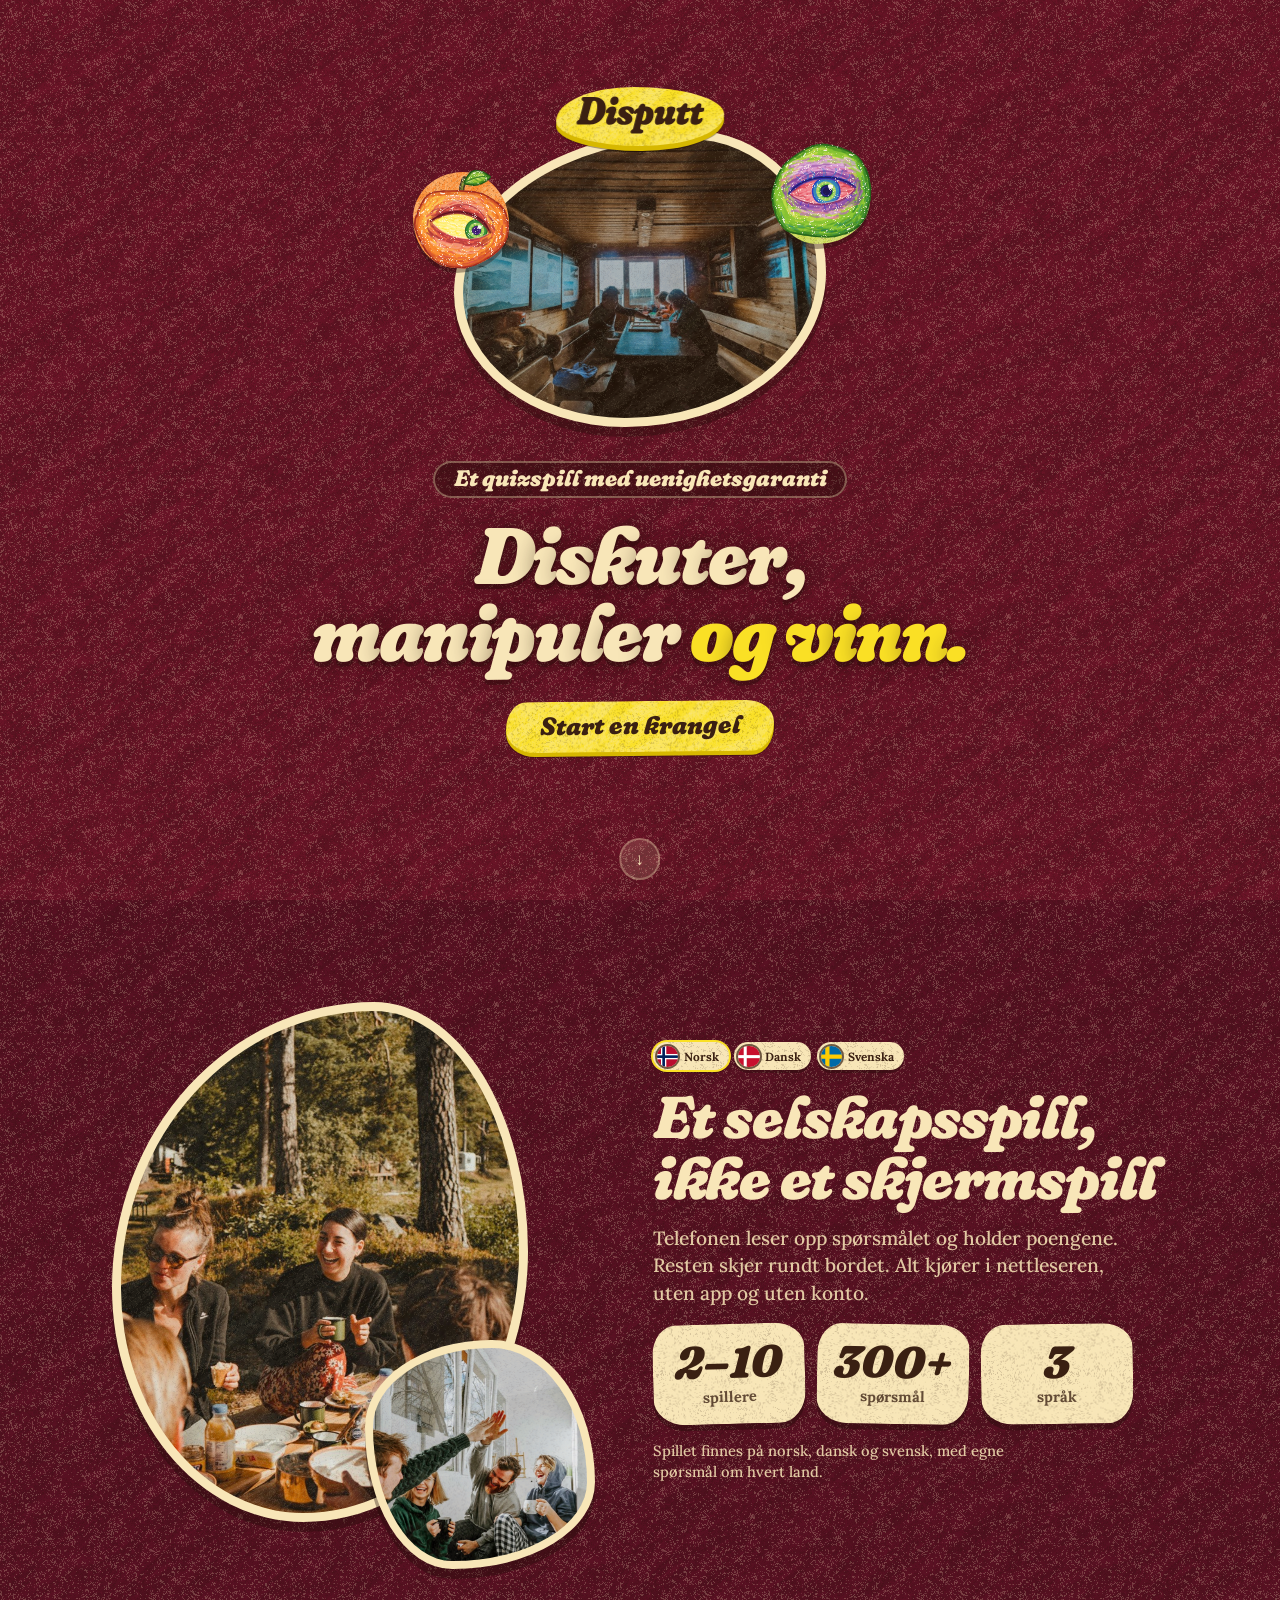
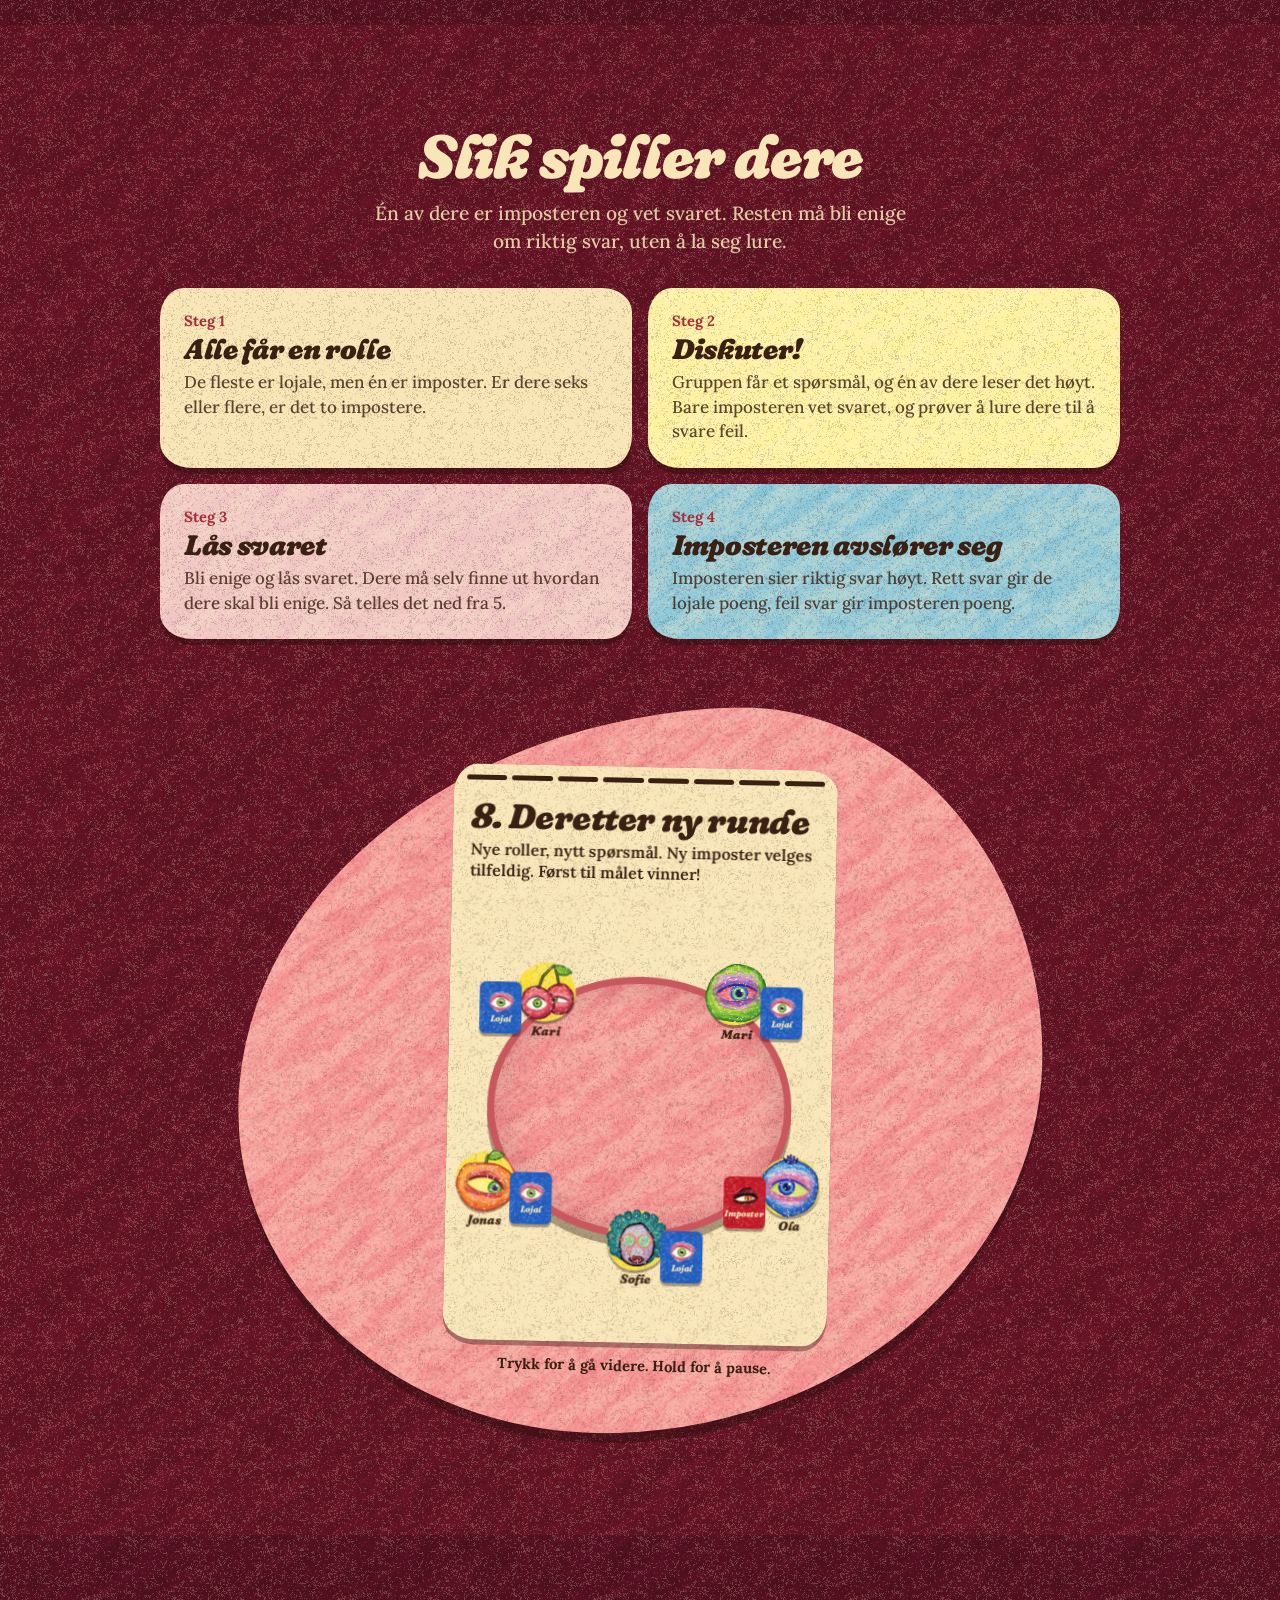
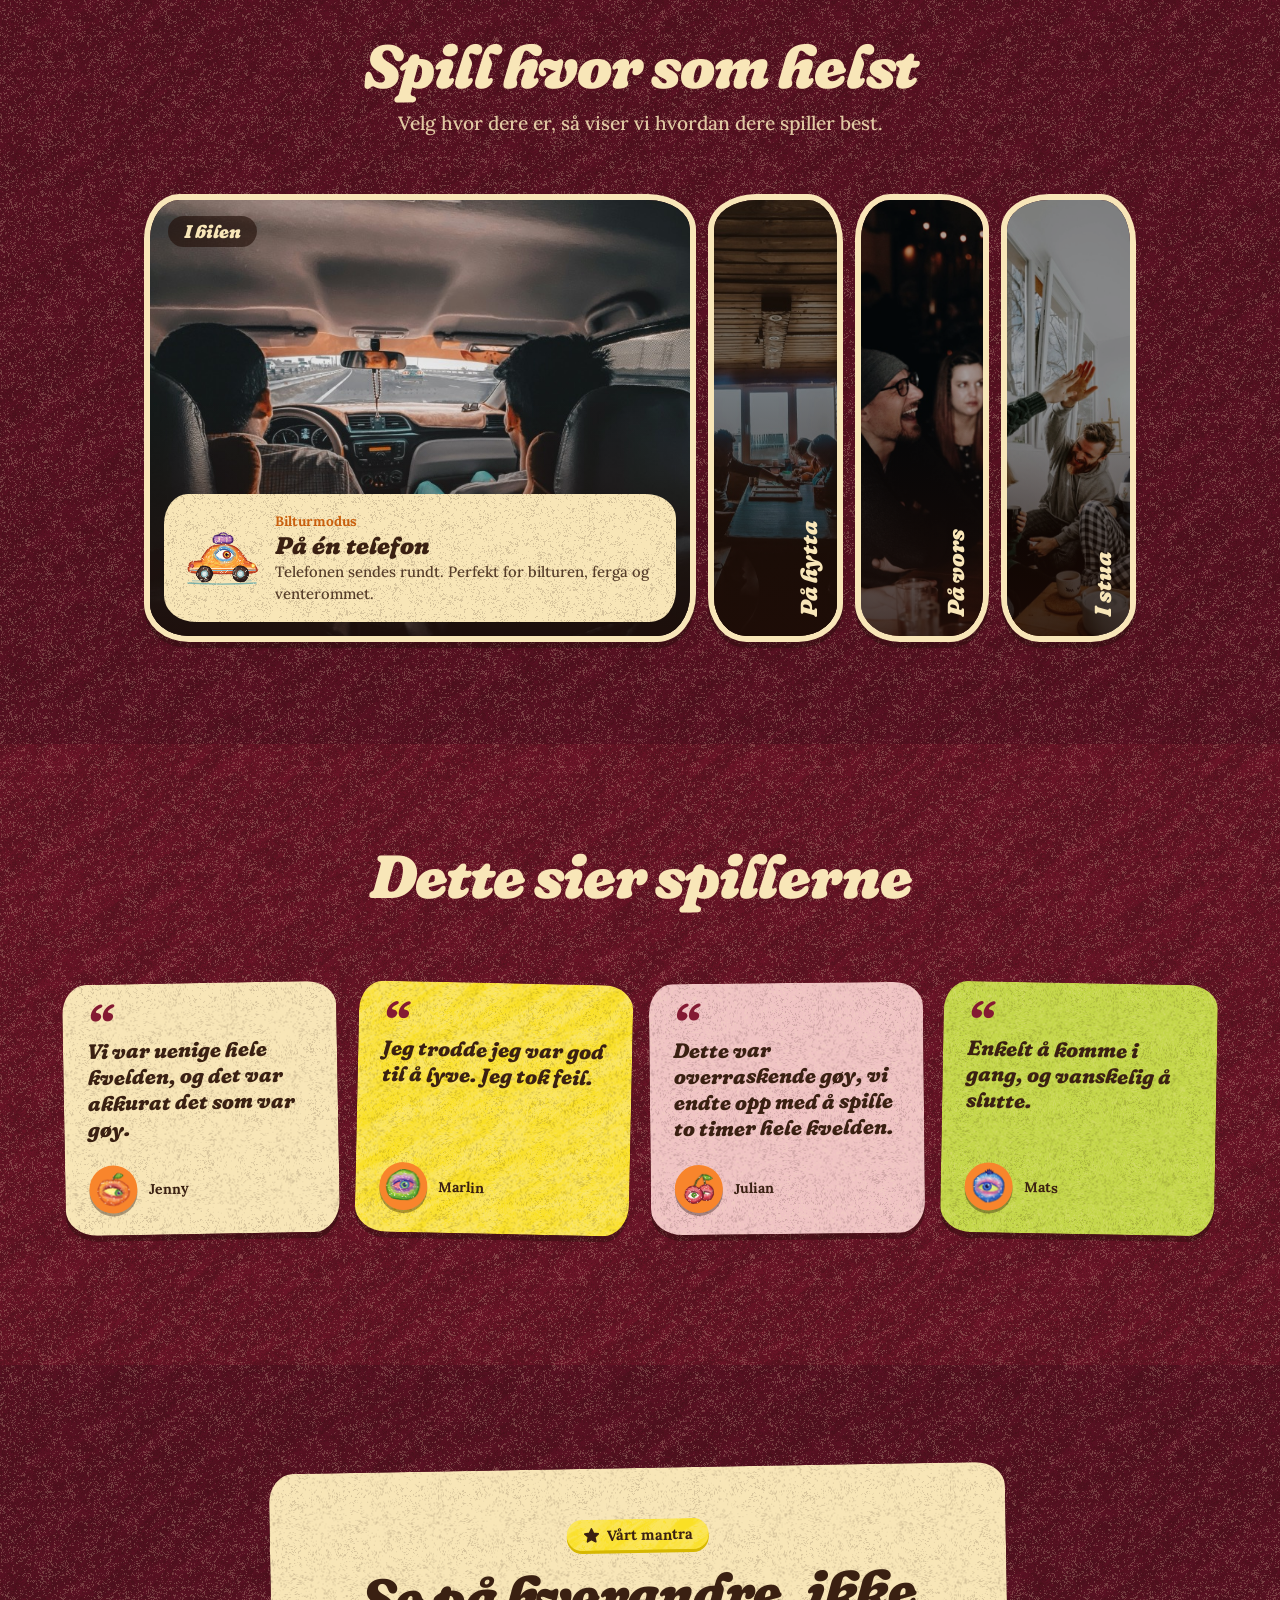
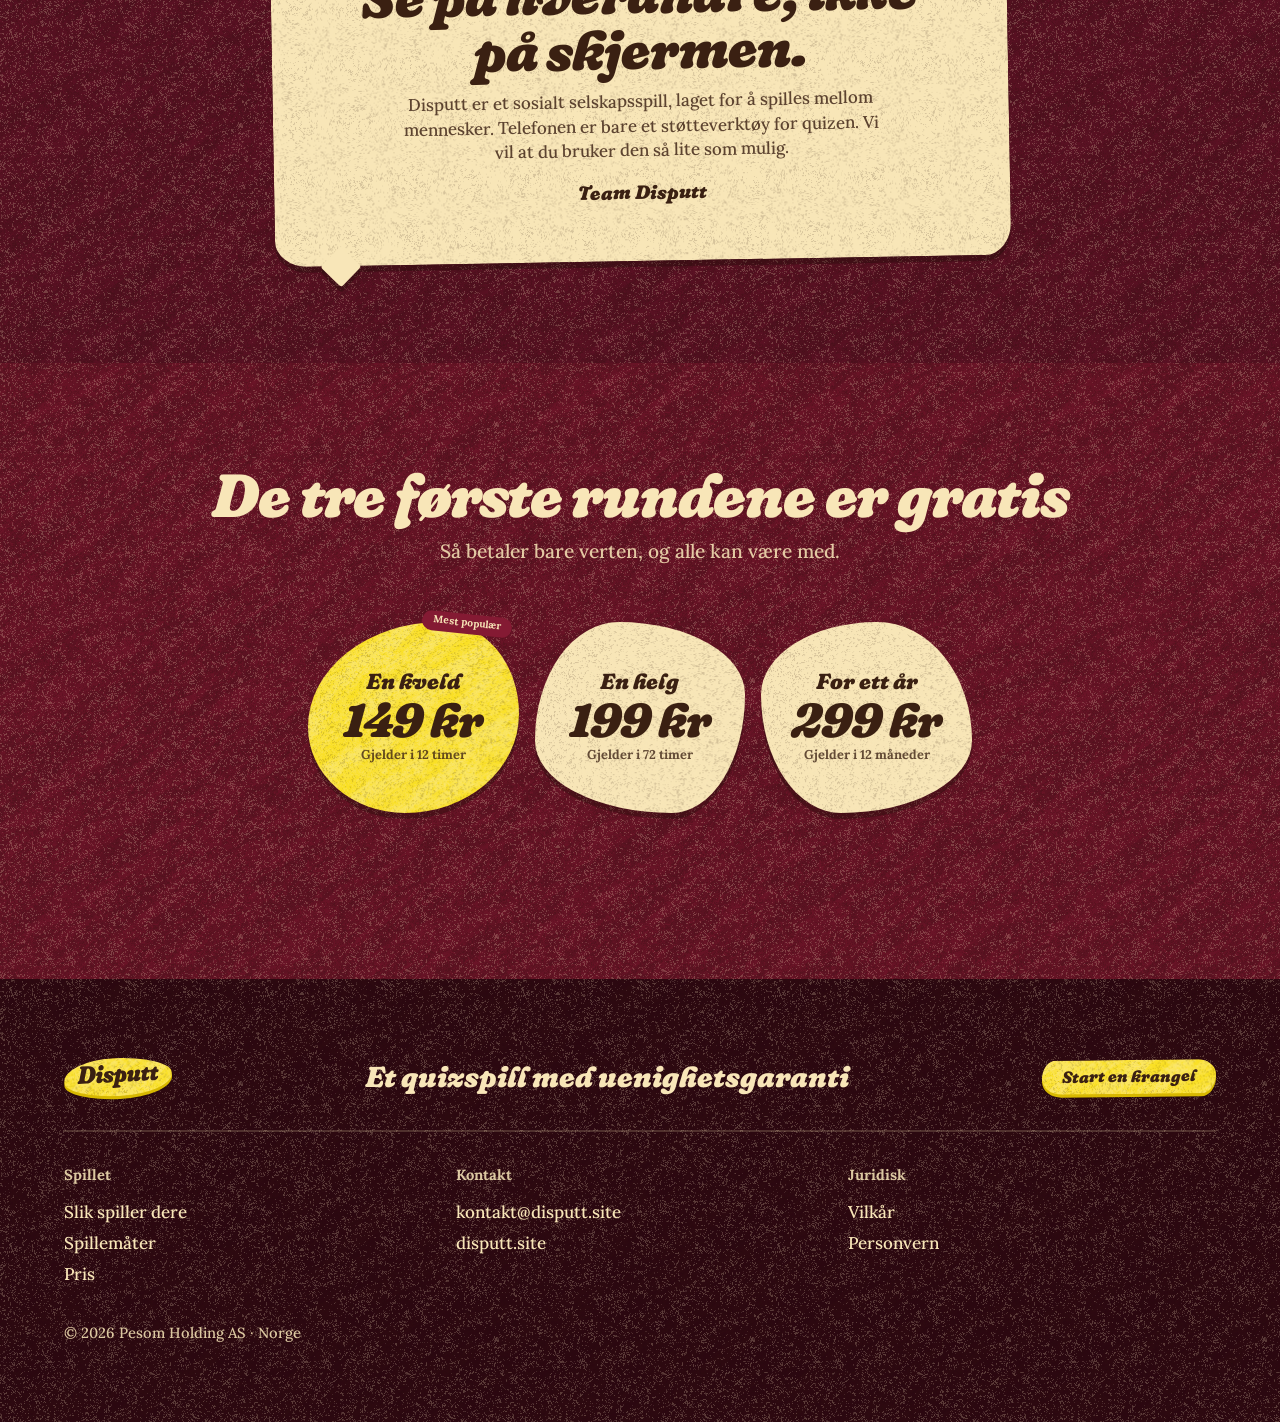
<file: index.html>
<!doctype html>
<html lang="nb" data-sprak="no">
<head>
<meta charset="utf-8">
<meta name="viewport" content="width=device-width, initial-scale=1, viewport-fit=cover">
<title>Disputt: Diskuter, manipuler og vinn</title>
<meta name="description" content="Disputt er et quizspill med uenighetsgaranti for 2–10 venner. Én av dere er imposteren som vet svaret og prøver å lure resten. Ingen app, ingen konto.">
<link rel="canonical" href="https://playdisputt.com/">
<link rel="alternate" hreflang="nb" href="https://playdisputt.com/">
<link rel="alternate" hreflang="da" href="https://playdisputt.com/da/">
<link rel="alternate" hreflang="sv" href="https://playdisputt.com/sv/">
<link rel="alternate" hreflang="x-default" href="https://playdisputt.com/">
<meta name="theme-color" content="#6a1428">
<meta property="og:type" content="website">
<meta property="og:site_name" content="Disputt">
<meta property="og:locale" content="nb_NO">
<meta property="og:title" content="Disputt: Diskuter, manipuler og vinn">
<meta property="og:description" content="Et quizspill med uenighetsgaranti for 2–10 venner. Én av dere er imposteren og prøver å lure resten.">
<meta property="og:url" content="https://playdisputt.com/">
<meta property="og:image" content="https://playdisputt.com/assets/share/disputt-delingsbilde.jpg">
<meta name="twitter:card" content="summary_large_image">
<link rel="apple-touch-icon" href="/assets/icons/apple-touch-icon.png">
<script>try{var s=localStorage.getItem("playdisputt:sprak");if((s==="da"||s==="sv")&&location.pathname==="/"&&!location.hash)location.replace("/"+s+"/"+location.search)}catch(e){}</script>
<link rel="icon" href="/favicon.svg" type="image/svg+xml">
<link rel="preload" href="/assets/fonts/fraunces-italic.woff2" as="font" type="font/woff2" crossorigin>
<link rel="stylesheet" href="/css/tokens.css">
<link rel="stylesheet" href="/css/base.css">
<link rel="stylesheet" href="/css/components.css">
<link rel="stylesheet" href="/css/landing.css?v=b32e9cce">
<style>

.zz { display: grid; grid-template-columns: 1fr 1.1fr; gap: clamp(2rem, 6vw, 6rem); align-items: center; }
.zz.rev .zt { order: -1; }
.zz .blob { width: min(100%, 26rem); aspect-ratio: 4 / 5; justify-self: center; }
.zt { display: grid; gap: var(--s-4); align-content: center; }
.zt .nums { justify-content: flex-start; }
.mini2 { display: grid; gap: var(--s-4); }
.mini2 .mode { grid-template-columns: 5rem 1fr; align-items: center; gap: var(--s-1) var(--s-4); padding: var(--s-4) var(--s-5); }
.mini2 .mode img { grid-row: span 3; width: 5rem; }
.mini2 .mode h3 { font-size: 1.4rem; }
.bubbles { display: grid; grid-template-columns: repeat(3, minmax(0, 1fr)); gap: var(--s-5); align-items: start; margin-top: var(--s-6); }
.bubbles .quote { padding: 2.8rem 2.4rem; }
.bubbles .quote:nth-child(1) { border-radius: var(--blob-b); rotate: -2deg; } .bubbles .quote:nth-child(2) { border-radius: var(--blob-c); margin-top: 2.4rem; rotate: 1.5deg; } .bubbles .quote:nth-child(3) { border-radius: var(--blob-d); rotate: -1deg; }
.bubbles .quote p { font-size: 1.2rem; }
.ratebar { display: flex; flex-wrap: wrap; align-items: center; justify-content: center; gap: var(--s-5); }
.coins { display: grid; grid-template-columns: repeat(3, minmax(0, 1fr)); gap: var(--s-5); max-width: 60rem; margin-inline: auto; }
.coin { position: relative; display: grid; justify-items: center; align-content: center; gap: 0.3rem; aspect-ratio: 1; padding: var(--s-5); text-align: center; color: var(--ink); background: var(--tex-grain), var(--cream); box-shadow: var(--shadow-2); }
.coin:nth-child(1) { border-radius: var(--blob-a); background: var(--tex-grain), var(--tex-light), var(--yellow); } .coin:nth-child(2) { border-radius: var(--blob-b); } .coin:nth-child(3) { border-radius: var(--blob-c); }
.coin b { font-family: var(--font-display); font-weight: 900; font-size: 1.36rem; line-height: 1.1; }
.coin .p { font-family: var(--font-display); font-weight: 900; font-size: clamp(2.6rem, 5.6vw, 4.2rem); line-height: 1; }
.coin span { font-weight: 700; color: rgb(var(--ink-rgb) / 0.78); }
.coin em { position: absolute; top: 12%; right: 10%; padding: 0.15rem 0.7rem; border-radius: var(--r-pill); font-style: normal; font-size: 0.78rem; font-weight: 800; color: var(--cream); background: var(--burgundy-600); rotate: 6deg; }
@media (max-width: 52rem) { .zz { grid-template-columns: 1fr; } .zz.rev .zt { order: 0; } .zz .blob { width: min(76vw, 21rem); } .bubbles { grid-template-columns: 1fr; } .bubbles .quote:nth-child(2) { margin-top: 0; } }

.zz .zt .lead { max-width: 30rem; }
.numbox { display: grid; grid-template-columns: repeat(3, minmax(0, 1fr)); gap: var(--s-3); max-width: 30rem; }
.numbox .card { display: grid; gap: 0.1rem; padding: var(--s-4) var(--s-3); text-align: center; }
.numbox .card:nth-child(1) { rotate: -1.5deg; } .numbox .card:nth-child(2) { rotate: 1deg; } .numbox .card:nth-child(3) { rotate: -0.8deg; }
.numbox b { font-family: var(--font-display); font-weight: 900; font-size: clamp(1.9rem, 3.6vw, 2.8rem); line-height: 1; }
.numbox span { font-size: var(--fs-small); font-weight: 700; color: rgb(var(--ink-rgb) / 0.78); }
.langs { display: grid; gap: var(--s-3); }
.langs p { font-size: var(--fs-small); color: var(--fg-muted); max-width: 26rem; }
.lrow { display: flex; flex-wrap: wrap; gap: 0.35rem; }
.lchip { display: inline-flex; align-items: center; gap: 0.35rem; padding: 0.21rem 0.63rem 0.21rem 0.25rem; font-size: 0.74rem; border-radius: var(--r-pill); font-weight: 800; color: var(--ink); background: var(--tex-grain), var(--cream); box-shadow: var(--shadow-1); }
a.lchip { text-decoration: none; transition: transform 0.25s var(--ease), box-shadow 0.25s; }
a.lchip:hover { transform: translateY(-2px) rotate(-1.5deg); }
a.lchip[aria-current] { box-shadow: 0 0 0 2px var(--yellow), var(--shadow-1); }
.lflag { position: relative; display: block; width: 1.33rem; aspect-ratio: 1; border-radius: 50%; overflow: hidden; box-shadow: 0 0 0 2px rgb(var(--ink-rgb) / 0.7); }
.lflag svg { display: block; width: 100%; height: 100%; }
.story-col { display: grid; justify-items: center; gap: var(--s-3); }
#rules { width: min(100%, 24rem); }
.story-col .rgS { width: 100%; }
.story-hint { font-size: var(--fs-small); color: var(--fg-muted); text-align: center; }
.calm .rv { transform: none; filter: none; transition: opacity 0.9s ease; transition-delay: var(--d, 0s); }
.calm .blob.rv { transform: none; }
.calm .rv.in { opacity: 1; }
.btn--slim { white-space: nowrap; }
/* the second blob over the first, at its bottom right */
.mantra { position: relative; display: grid; gap: var(--s-4); justify-items: center; padding: clamp(2rem, 5vw, 3.2rem) clamp(1.5rem, 5vw, 3.5rem) clamp(2.2rem, 5vw, 3.4rem); margin: 0; text-align: center; rotate: -1deg; }
.mantra::after { content: ''; position: absolute; left: 3.2rem; bottom: -0.9rem; width: 1.8rem; height: 1.8rem; background: var(--cream); rotate: 45deg; border-radius: 0.2rem; box-shadow: 4px 4px 0 var(--edge); z-index: -1; }
.mchip { display: inline-flex; align-items: center; gap: 0.45rem; padding: 0.3rem 0.95rem; border-radius: var(--r-pill); font-weight: 800; font-size: var(--fs-small); background: var(--tex-light), var(--yellow); box-shadow: 0 3px 0 var(--yellow-deep); }
.mchip svg { width: 1.1rem; height: 1.1rem; }
.mantra blockquote { margin: 0; display: grid; gap: var(--s-3); }
.mantra .m1 { font-family: var(--font-display); font-weight: 900; font-size: clamp(2rem, 5vw, 3.4rem); line-height: 1.02; letter-spacing: -0.02em; }
.mantra blockquote p:not(.m1) { max-width: 30rem; margin-inline: auto; color: rgb(var(--ink-rgb) / 0.82); }
.mantra figcaption { font-family: var(--font-display); font-weight: 900; font-size: 1.2rem; }
.calm .mantra.rv { transform: none; }
.duo { position: relative; justify-self: center; width: min(100%, 26rem); }
.duo > .blob { width: 100%; aspect-ratio: 4 / 5; }
.duo .duo-b { position: absolute; width: 55.2%; aspect-ratio: 1; right: -16%; bottom: -9%; z-index: 2; border-width: 0.5rem; }
/* the price blobs: 30 % smaller, the text and what is in them as before */
.coins { align-items: center; gap: var(--s-4); max-width: 41.5rem; }
.coin { width: 100%; justify-self: center; aspect-ratio: 212 / 192; padding: 0.3rem; gap: 0.16rem; }
.coin b, .coin .p { white-space: nowrap; }
.coin .p { font-size: 2.96rem; letter-spacing: -0.02em; }
.coin span { text-wrap: balance; max-width: 9.5rem; font-size: 0.8rem; }
.coin em { top: -0.5rem; right: 0.4rem; font-size: 0.64rem; }
.calm .duo.rv { transform: none; }
@media (max-width: 40rem) {
  .coins { gap: 0.4rem; max-width: none; }
  .coin { padding: 0.15rem; gap: 0.08rem; }
  .coin b { font-size: 0.8rem; }
  .coin .p { font-size: 1.55rem; }
  .coin span { font-size: 0.62rem; max-width: 5.6rem; line-height: 1.15; }
  .coin em { font-size: 0.5rem; padding: 0.1rem 0.45rem; top: -0.4rem; right: 0; }
}
@media (max-width: 24rem) { .coin .p { font-size: 1.35rem; } .coin b { font-size: 0.72rem; } .coin span { font-size: 0.56rem; max-width: 3.9rem; } }
/* «ca. 109 DKK» under the price on the Danish and Swedish pages (landing_i18n.py): small, after all the rules above so that it wins */
.coin .p small { display: block; margin-top: 0.3rem; font-family: var(--font-text); font-size: 0.9rem; font-weight: 700; letter-spacing: 0; line-height: 1; white-space: nowrap; color: rgb(var(--ink-rgb) / 0.7); }
@media (max-width: 40rem) { .coin .p small { margin-top: 0.12rem; font-size: 0.5rem; } }
@media (max-width: 24rem) { .coin .p small { font-size: 0.44rem; } }
/* «NOK» is wider than «kr»: on a phone the price in Danish and Swedish is a little smaller so that it stays inside the blob */
@media (max-width: 40rem) { html[lang='da'] .coin .p, html[lang='sv'] .coin .p { font-size: 1.2rem; } html[lang='da'] .coin .p small, html[lang='sv'] .coin .p small { font-size: 0.46rem; } html[lang='da'] .coin span, html[lang='sv'] .coin span { font-size: 0.54rem; } }
@media (max-width: 24rem) { html[lang='da'] .coin .p, html[lang='sv'] .coin .p { font-size: 0.98rem; } html[lang='da'] .coin .p small, html[lang='sv'] .coin .p small { font-size: 0.4rem; } html[lang='da'] .coin span, html[lang='sv'] .coin span { font-size: 0.48rem; } }
@media (max-width: 52rem) { .duo { width: min(70vw, 19rem); margin-right: 3rem; } }
@media (max-width: 52rem) { .zz .story-col { order: 2; } .numbox { max-width: none; } #rules { width: min(100%, 22rem); } }

.slik-head { display: grid; gap: var(--s-3); justify-items: center; text-align: center; margin-bottom: var(--s-6); }
.slik-head .lead { max-width: 34rem; }
.story-col { display: grid; justify-items: center; gap: var(--s-3); width: min(100%, 24rem); }
.story-col #rules, .phone #rules { width: 100%; }
.below { margin-top: clamp(2.5rem, 6vw, 4.5rem); }

/* 1 Spotlys: the four steps as cards in a grid, the story on a big pink blob */
.v1 .steps4 { grid-template-columns: 1fr 1fr; gap: var(--s-4); }
.v1 .steps4 li { grid-template-columns: 1fr; align-content: start; gap: 0.3rem; padding: var(--s-5); border: 0; color: var(--ink); border-radius: var(--r-card); background: var(--tex-grain), var(--cream); box-shadow: var(--shadow-2); }
.v1 .steps4 li:nth-child(2) { background: var(--tex-grain), var(--tex-light), var(--yellow-pale); } .v1 .steps4 li:nth-child(3) { background: var(--tex-grain), var(--tex-light), var(--pink-pale); } .v1 .steps4 li:nth-child(4) { background: var(--tex-grain), var(--tex-light), var(--blue-light); }
.v1 .steps4 li:last-child { border-bottom: 0; }
.v1 .steps4 .n { font-family: var(--font-text); font-size: 0.92rem; font-weight: 800; line-height: 1.2; color: var(--burgundy-500); } .v1 .steps4 p { color: rgb(var(--ink-rgb) / 0.82); }
.spot { position: relative; display: grid; place-items: center; padding: 3.5rem 0; }
.spot::before { content: ''; position: absolute; inset: 0 8%; border-radius: var(--blob-a); background: var(--tex-grain), var(--tex-light), var(--pink); box-shadow: var(--shadow-3); rotate: -2deg; animation: morph 18s ease-in-out infinite; }
.spot .story-col { position: relative; rotate: 1.2deg; }
.spot .story-hint { color: var(--ink); font-weight: 700; }
@media (max-width: 40rem) { .v1 .steps4 { grid-template-columns: 1fr; } .spot { padding: 3.5rem 0 3.2rem; } .spot::before { inset: 0 -4%; border-radius: 4rem 6rem 4.5rem 7rem / 6rem 4rem 7rem 4.5rem; animation: none; } .story-hint span { display: block; } .ft .btn--slim:not(.sticky-cta) { display: none; } }

/* 2 Telefon: the story inside a phone, two of the players peeking out behind it */
.v2 .steps4 { max-width: 40rem; margin-inline: auto; }
.phone-wrap { position: relative; display: grid; justify-items: center; }
.phone { position: relative; z-index: 2; width: min(100%, 26.5rem); padding: 0.75rem; border-radius: 3rem; background: var(--ink); box-shadow: inset 0 0 0 3px rgb(var(--cream-rgb) / 0.2), var(--shadow-3); }
.phone::before { content: ''; position: absolute; z-index: 3; left: 50%; top: 1.15rem; width: 5rem; height: 1.15rem; translate: -50% 0; border-radius: 1rem; background: var(--ink); box-shadow: inset 0 0 0 2px rgb(var(--cream-rgb) / 0.2); }
.phone #rules { width: 100%; }
.phone .rgS { border-radius: 2.3rem; box-shadow: none; }
.phone .rgS__bars { top: 1.9rem; }
.phone .rgS__top { padding-top: 2.6rem; }
.phone-wrap .avatar { position: absolute; z-index: 1; --size: clamp(4rem, 8vw, 6.4rem); box-shadow: 0 5px 0 var(--edge); }
.phone-wrap .pa1 { left: calc(50% - 21rem); top: 12%; --tilt: -8deg; } .phone-wrap .pa2 { right: calc(50% - 21rem); bottom: 14%; --tilt: 7deg; --delay: -3s; }
.v2 .story-hint { margin-top: var(--s-3); }
@media (max-width: 60rem) { .phone-wrap .avatar { display: none; } }

/* 3 Gult bånd: the story on a yellow band across the whole page */
.v3 .steps4 { max-width: 44rem; margin-inline: auto; }
.band3 { position: relative; margin-top: clamp(3rem, 7vw, 5rem); padding: clamp(3rem, 7vw, 5rem) var(--pad); color: var(--ink); background: var(--tex-grain), var(--tex-light), var(--yellow); border-radius: 44px 64px 0 0 / 34px 46px 0 0; box-shadow: 0 -6px 0 var(--edge); }
.band3 .in3 { width: min(100% , 62rem); margin-inline: auto; display: grid; grid-template-columns: 1fr auto; gap: clamp(2rem, 6vw, 5rem); align-items: center; }
.band3 h3 { font-size: clamp(2rem, 4.4vw, 3.4rem); line-height: 1; }
.band3 p { margin-top: var(--s-3); font-size: var(--fs-lead); max-width: 26rem; color: rgb(var(--ink-rgb) / 0.82); }
.band3 .arrow { display: inline-block; margin-top: var(--s-4); font-family: var(--font-display); font-weight: 900; font-size: 1.3rem; }
.band3 .story-hint { color: rgb(var(--ink-rgb) / 0.8); font-weight: 700; }
.band3 #rules { width: min(100%, 24rem); }
@media (max-width: 52rem) { .band3 .in3 { grid-template-columns: 1fr; text-align: center; } .band3 p { margin-inline: auto; } .band3 .story-col { margin-inline: auto; } }

/* 4 Papirkort: the four steps in a row, the story in a paper card with the eight moments of a round next to it */
.v4 .steps4 { grid-template-columns: repeat(4, minmax(0, 1fr)); gap: var(--s-4); }
.v4 .steps4 li { grid-template-columns: 1fr; gap: 0.4rem; padding: var(--s-4) 0 0; border-top: 4px solid var(--yellow); border-bottom: 0 !important; }
.v4 .steps4 li:nth-child(2) { border-color: var(--orange); } .v4 .steps4 li:nth-child(3) { border-color: var(--pink); } .v4 .steps4 li:nth-child(4) { border-color: var(--blue-light); }
.v4 .steps4 h3 { font-size: 1.3rem; } .v4 .steps4 p { font-size: var(--fs-small); }
.paper4 { display: grid; grid-template-columns: auto 1fr; gap: clamp(2rem, 5vw, 4rem); align-items: center; padding: clamp(1.6rem, 4vw, 3rem); color: var(--ink); }
.paper4 h3 { font-size: clamp(1.7rem, 3vw, 2.4rem); line-height: 1.05; }
.paper4 .lead { margin-top: var(--s-2); color: rgb(var(--ink-rgb) / 0.82); }
.eight { display: flex; flex-wrap: wrap; gap: var(--s-2); margin: var(--s-4) 0 0; padding: 0; list-style: none; }
.eight li { display: inline-flex; align-items: center; gap: 0.5rem; padding: 0.3rem 0.8rem 0.3rem 0.35rem; border-radius: var(--r-pill); font-weight: 700; font-size: var(--fs-small); background: rgb(var(--ink-rgb) / 0.09); }
.eight b { display: grid; place-items: center; width: 1.6rem; height: 1.6rem; border-radius: 50%; font-family: var(--font-display); font-weight: 900; font-size: 0.95rem; background: var(--tex-light), var(--yellow); }
.paper4 .story-hint { color: rgb(var(--ink-rgb) / 0.78); }
@media (max-width: 60rem) { .v4 .steps4 { grid-template-columns: 1fr 1fr; } .paper4 { grid-template-columns: 1fr; justify-items: center; } }
@media (max-width: 40rem) { .v4 .steps4 { grid-template-columns: 1fr; } }

/* 5 Klistremerke: the story tilted like a sticker, with a «Trykk!» badge */
.v5 .steps4 { max-width: 40rem; margin-inline: auto; }
.sticker { position: relative; display: grid; justify-items: center; gap: var(--s-3); }
.sticker .story-col { position: relative; rotate: -2.2deg; padding: 0.6rem; border-radius: var(--r-card); background: var(--cream); box-shadow: var(--shadow-3); }
.sticker .story-col .story-hint { color: var(--ink); padding-bottom: 0.2rem; font-weight: 700; }
.badge5 { position: absolute; z-index: 3; right: calc(50% - 15.5rem); top: -1.6rem; display: grid; place-items: center; width: 5.6rem; height: 5.6rem; padding: 0.6rem; border-radius: 50% 46% 54% 48% / 48% 52% 48% 52%; text-align: center; font-family: var(--font-display); font-weight: 900; font-size: 1.15rem; line-height: 1; color: var(--ink); background: var(--tex-grain), var(--tex-light), var(--yellow); box-shadow: 0 5px 0 var(--yellow-deep), 0 5px 0 1px var(--edge); rotate: 12deg; animation: wobble 5s ease-in-out infinite; }
.sticker .avatar { position: absolute; z-index: 3; --size: 4.6rem; box-shadow: 0 5px 0 var(--edge); }
.sticker .sa1 { left: calc(50% - 17.5rem); bottom: 4rem; --tilt: -7deg; } 
.scr { display: inline-block; padding-bottom: 0.28em; background: url('/assets/art/scribble-underline.svg') left bottom / 100% 0.42em no-repeat; }
@media (max-width: 52rem) { .badge5 { right: calc(50% - 12.5rem); } .sticker .sa1 { display: none; } }

.p4 { display: flex; gap: 0.75rem; height: 28rem; width: min(100%, 62rem); margin-inline: auto; }
.p4-p { position: relative; flex: 1 1 0; min-width: 0; padding: 0; overflow: hidden; cursor: pointer; text-align: left; font: inherit; color: var(--cream); background: var(--burgundy-900); border: 0.4rem solid var(--cream); border-radius: 2.2rem 3rem 2.4rem 2.8rem / 2.8rem 2.2rem 3rem 2.4rem; box-shadow: var(--shadow-2); transition: flex-grow 0.65s var(--ease-out); -webkit-tap-highlight-color: transparent; }
.p4-p:nth-child(even) { border-radius: 3rem 2.2rem 2.8rem 2.4rem / 2.2rem 3rem 2.4rem 2.8rem; }
.p4-p > img { position: absolute; inset: 0; width: 100%; height: 100%; object-fit: cover; transition: scale 0.8s var(--ease-out), filter 0.4s; filter: brightness(0.7) saturate(0.85); }
.p4-p::after { content: ''; position: absolute; inset: 0; background: linear-gradient(to top, rgb(var(--shadow-rgb) / 0.75), transparent 55%); pointer-events: none; }
.p4-p .cap { position: absolute; z-index: 2; right: 1rem; bottom: 1.2rem; font-family: var(--font-display); font-weight: 900; font-size: 1.45rem; line-height: 1; writing-mode: vertical-rl; rotate: 180deg; white-space: nowrap; transition: opacity 0.3s; }
.p4-p .cap2 { position: absolute; z-index: 2; top: 1rem; left: 1.1rem; padding: 0.35rem 1rem; border-radius: var(--r-pill); font-family: var(--font-display); font-weight: 900; font-size: 1.15rem; line-height: 1.1; color: var(--cream); background: rgb(var(--shadow-rgb) / 0.6); opacity: 0; transition: opacity 0.3s; }
.p4-p:hover > img { filter: brightness(0.85) saturate(1); }
.p4-p[aria-expanded='true'] { flex-grow: 4.4; }
.p4-p[aria-expanded='true'] > img { filter: none; scale: 1.03; }
.p4-p[aria-expanded='true'] .cap { opacity: 0; }
.p4-p[aria-expanded='true'] .cap2 { opacity: 1; transition-delay: 0.3s; }
.p4-p:focus-visible { outline: 3px solid var(--yellow); outline-offset: 4px; }
.p4-t { position: absolute; z-index: 3; left: 0.9rem; right: 0.9rem; bottom: 0.9rem; display: grid; grid-template-columns: 4.6rem 1fr; gap: 1rem; align-items: center; padding: 1.1rem 1.3rem; color: var(--ink); background: var(--tex-grain), var(--cream); border-radius: var(--r-card); opacity: 0; translate: 0 14px; pointer-events: none; transition: opacity 0.3s, translate 0.4s var(--ease-out); }
.p4-p[aria-expanded='true'] .p4-t { opacity: 1; translate: 0 0; transition-delay: 0.3s; }
.p4-t img { width: 100%; height: auto; }
.p4-t .k { display: block; font-size: 0.85rem; font-weight: 800; color: var(--orange-deep); }
.p4-t b { display: block; font-family: var(--font-display); font-weight: 900; font-size: 1.5rem; line-height: 1.05; margin: 0.05rem 0 0.2rem; }
.p4-t .p { display: block; font-size: 0.93rem; color: rgb(var(--ink-rgb) / 0.85); }
@media (max-width: 44rem) {
  .p4 { flex-direction: column; height: auto; gap: 0.6rem; }
  .p4-p { flex: none; height: 5.2rem; transition: height 0.6s var(--ease-out); }
  .p4-p[aria-expanded='true'] { height: 23rem; }
  .p4-p .cap { writing-mode: horizontal-tb; rotate: 0deg; left: 1.1rem; right: auto; bottom: 1.5rem; font-size: 1.35rem; }
  .p4-p .cap2 { font-size: 1.05rem; top: 0.8rem; left: 0.9rem; }
  .p4-t { grid-template-columns: 3.6rem 1fr; padding: 0.9rem 1rem; gap: 0.8rem; }
  .p4-t b { font-size: 1.3rem; }
}
@media (prefers-reduced-motion: reduce) { .p4-p, .p4-p > img, .p4-t, .p4-p .cap2 { transition: none; } }

.qav { display: inline-grid; place-items: center; width: 3rem; height: 3rem; border-radius: 50%; background: var(--orange); box-shadow: var(--shadow-1); flex: none; }
.qav img { width: 78%; }
.q3 { display: flex; gap: 1.2rem; overflow-x: auto; scroll-snap-type: x mandatory; padding: 1.2rem var(--pad) 1.8rem; margin-inline: calc(var(--pad) * -1); scrollbar-width: none; }
.q3::-webkit-scrollbar { display: none; }
.q3-c { flex: 0 0 min(80%, 21rem); scroll-snap-align: center; display: grid; align-content: space-between; gap: 1.4rem; min-height: 15rem; margin: 0; padding: 1.6rem 1.5rem 1.4rem; color: var(--ink); background: var(--tex-grain), var(--cream); border-radius: var(--r-card); box-shadow: var(--shadow-2); rotate: -1deg; }
.q3-c:nth-child(2) { background: var(--tex-grain), var(--tex-light), var(--yellow); rotate: 1.2deg; }
.q3-c:nth-child(3) { background: var(--tex-grain), var(--pink-pale); rotate: -0.6deg; }
.q3-c:nth-child(4) { background: var(--tex-grain), var(--lime-light); rotate: 1deg; }
.q3-q { margin: 0; font-family: var(--font-display); font-weight: 800; font-size: 1.3rem; line-height: 1.25; }
.q3-q::before { content: '\201C'; display: block; font-size: 3rem; line-height: 0.6; color: var(--burgundy-600); }
.q3-by { display: flex; align-items: center; gap: 0.7rem; font-size: 0.88rem; }
.q3-by b { display: block; }
.eks { margin: 1.6rem auto 0; max-width: 34rem; text-align: center; font-size: 0.85rem; font-weight: 700; color: rgb(var(--cream-rgb) / 0.6); }
@media (min-width: 62rem) { .q3 { justify-content: center; overflow: visible; } .q3-c { flex: 1 1 0; } }

.cards2 { display: grid; grid-template-columns: 1fr 1fr; gap: var(--s-5); } @media (max-width: 52rem) { .cards2 { grid-template-columns: 1fr; } }
</style>
</head>
<body class="calm">
<header class="hero">
  <div class="stack">
    <a class="logo-sticker hero-logo" href="#" aria-label="Disputt"><img src="/assets/logo/disputt-logo.svg" alt="Disputt" width="300" height="130"></a>
    <figure class="blob blob--xl cf">
      <img src="/img/hytta.jpg" alt="" style="object-position: 52% 62%"><img src="/img/kveld.jpg" alt="" style="object-position: 52% 50%"><img src="/img/te.jpg" alt="" style="object-position: 50% 52%"><img src="/img/kort.jpg" alt="" style="object-position: 50% 42%">
    </figure>
    <span class="avatar floaty ey e1" style="--tile: var(--orange)" aria-hidden="true"><img src="/assets/avatars/mandarin.svg" alt=""></span>
    <span class="avatar floaty ey e2" style="--tile: var(--lime-light)" aria-hidden="true"><img src="/assets/avatars/lime.svg" alt=""></span>
  </div>
  <p class="tag">Et quizspill med uenighetsgaranti</p>
  <h1 class="ta" aria-label="Diskuter, manipuler og vinn.">Diskuter, manipuler <span class="y">og vinn.</span></h1>
  <div class="cta">
    <a class="btn btn--slim" href="https://disputt.site/">Start en krangel</a>
    <a class="cue" href="#om" aria-label="Bla ned">↓</a>
  </div>
</header>
<a class="btn btn--slim sticky-cta" href="https://disputt.site/">Start en krangel</a>
<main class="v1">
<section id="om" class="sec alt"><div class="wrap zz">
  <div class="duo rv"><figure class="blob"><img src="/img/camping.jpg" alt="" style="object-position:50% 52%"></figure><figure class="blob blob--c duo-b"><img src="/img/stue.jpg" alt="" style="object-position:55% 52%"></figure></div>
  <div class="zt"><div class="lrow rv"><a class="lchip" href="/" aria-current="page" data-sprak="no" hreflang="nb"><span class="lflag"><svg viewBox="0 0 22 16" preserveAspectRatio="xMidYMid slice"><rect width="22" height="16" fill="#ba0c2f"/><rect x="6" width="4" height="16" fill="#fff"/><rect y="6" width="22" height="4" fill="#fff"/><rect x="7" width="2" height="16" fill="#00205b"/><rect y="7" width="22" height="2" fill="#00205b"/></svg></span>Norsk</a><a class="lchip" href="/da/" data-sprak="da" hreflang="da"><span class="lflag"><svg viewBox="0 0 37 28" preserveAspectRatio="xMidYMid slice"><rect width="37" height="28" fill="#c8102e"/><rect x="12" width="4" height="28" fill="#fff"/><rect y="12" width="37" height="4" fill="#fff"/></svg></span>Dansk</a><a class="lchip" href="/sv/" data-sprak="sv" hreflang="sv"><span class="lflag"><svg viewBox="0 0 16 10" preserveAspectRatio="xMidYMid slice"><rect width="16" height="10" fill="#006aa7"/><rect x="5" width="2" height="10" fill="#fecc02"/><rect y="4" width="16" height="2" fill="#fecc02"/></svg></span>Svenska</a></div><h2 class="big">Et selskapsspill, ikke et skjermspill</h2><p class="lead rv">Telefonen leser opp spørsmålet og holder poengene. Resten skjer rundt bordet. Alt kjører i nettleseren, uten app og uten konto.</p><div class="numbox"><div class="card card--paper rv" style="--d:0.0s"><b>2–10</b><span>spillere</span></div><div class="card card--paper rv" style="--d:0.1s"><b>300+</b><span>spørsmål</span></div><div class="card card--paper rv" style="--d:0.2s"><b>3</b><span>språk</span></div></div><div class="langs rv"><p>Spillet finnes på norsk, dansk og svensk, med egne spørsmål om hvert land.</p></div></div>
</div></section>

<section id="slik" class="sec"><div class="wrap mid"><div class="slik-head"><h2 class="h2">Slik spiller dere</h2><p class="lead rv">Én av dere er imposteren og vet svaret. Resten må bli enige om riktig svar, uten å la seg lure.</p></div><ol class="steps4"><li class="rv" style="--d:0.0s"><span class="n">Steg 1</span><div><h3>Alle får en rolle</h3><p>De fleste er lojale, men én er imposter. Er dere seks eller flere, er det to impostere.</p></div></li><li class="rv" style="--d:0.08s"><span class="n">Steg 2</span><div><h3>Diskuter!</h3><p>Gruppen får et spørsmål, og én av dere leser det høyt. Bare imposteren vet svaret, og prøver å lure dere til å svare feil.</p></div></li><li class="rv" style="--d:0.16s"><span class="n">Steg 3</span><div><h3>Lås svaret</h3><p>Bli enige og lås svaret. Dere må selv finne ut hvordan dere skal bli enige. Så telles det ned fra 5.</p></div></li><li class="rv" style="--d:0.24s"><span class="n">Steg 4</span><div><h3>Imposteren avslører seg</h3><p>Imposteren sier riktig svar høyt. Rett svar gir de lojale poeng, feil svar gir imposteren poeng.</p></div></li></ol><div class="spot below rv"><div class="story-col"><div id="rules" aria-label="Slik spiller dere" translate="no"></div><p class="story-hint"><span>Trykk for å gå videre.</span> <span>Hold for å pause.</span></p></div></div></div></section>

<section id="maater" class="sec alt"><div class="wrap"><div class="sec-head center"><h2 class="h2">Spill hvor som helst</h2><p class="lead rv">Velg hvor dere er, så viser vi hvordan dere spiller best.</p></div><div class="p4 rv" translate="no"><button class="p4-p" type="button" aria-expanded="true"><img src="/img/bil.jpg" alt="" style="object-position:50% 45%"><span class="cap">I bilen</span><span class="cap2" aria-hidden="true">I bilen</span><span class="p4-t"><img src="/assets/art/bil.svg" alt=""><span><span class="k">Bilturmodus</span><b>På én telefon</b><span class="p">Telefonen sendes rundt. Perfekt for bilturen, ferga og venterommet.</span></span></span></button><button class="p4-p" type="button" aria-expanded="false"><img src="/img/hytta.jpg" alt="" style="object-position:52% 62%"><span class="cap">På hytta</span><span class="cap2" aria-hidden="true">På hytta</span><span class="p4-t"><img src="/assets/art/hytte.svg" alt=""><span><span class="k">Hytteturmodus</span><b>På hver sin telefon</b><span class="p">Alle blir med fra sin egen telefon, med en kode eller QR-kode. Perfekt for hytta og vorspielet.</span></span></span></button><button class="p4-p" type="button" aria-expanded="false"><img src="/img/vors.jpg" alt="" style="object-position:38% 40%"><span class="cap">På vors</span><span class="cap2" aria-hidden="true">På vors</span><span class="p4-t"><img src="/assets/art/hytte.svg" alt=""><span><span class="k">Hytteturmodus</span><b>På hver sin telefon</b><span class="p">Alle blir med fra sin egen telefon, med en kode eller QR-kode. Perfekt for hytta og vorspielet.</span></span></span></button><button class="p4-p" type="button" aria-expanded="false"><img src="/img/stue.jpg" alt="" style="object-position:55% 52%"><span class="cap">I stua</span><span class="cap2" aria-hidden="true">I stua</span><span class="p4-t"><img src="/assets/art/bil.svg" alt=""><span><span class="k">Bilturmodus</span><b>På én telefon</b><span class="p">Telefonen sendes rundt. Perfekt for bilturen, ferga og venterommet.</span></span></span></button></div></div></section>

<section id="sitater" class="sec"><div class="wrap"><div class="sec-head center"><h2 class="h2" id="sitater-h">Dette sier spillerne</h2></div><div class="q3 rv" role="region" aria-labelledby="sitater-h" tabindex="0"><figure class="q3-c"><blockquote class="q3-q">Vi var uenige hele kvelden, og det var akkurat det som var gøy.</blockquote><figcaption class="q3-by"><span class="qav"><img src="/assets/avatars/mandarin.svg" alt=""></span><span><b>Jenny</b></span></figcaption></figure><figure class="q3-c"><blockquote class="q3-q">Jeg trodde jeg var god til å lyve. Jeg tok feil.</blockquote><figcaption class="q3-by"><span class="qav"><img src="/assets/avatars/lime.svg" alt=""></span><span><b>Marlin</b></span></figcaption></figure><figure class="q3-c"><blockquote class="q3-q">Dette var overraskende gøy, vi endte opp med å spille to timer hele kvelden.</blockquote><figcaption class="q3-by"><span class="qav"><img src="/assets/avatars/kirsebaer.svg" alt=""></span><span><b>Julian</b></span></figcaption></figure><figure class="q3-c"><blockquote class="q3-q">Enkelt å komme i gang, og vanskelig å slutte.</blockquote><figcaption class="q3-by"><span class="qav"><img src="/assets/avatars/blabaer.svg" alt=""></span><span><b>Mats</b></span></figcaption></figure></div></div></section>

<section id="mantra" class="sec alt"><div class="wrap narrow">
  <figure class="mantra card card--paper rv">
    <span class="mchip"><svg viewBox="0 0 24 24" aria-hidden="true"><path d="M12 3L14.65 8.96L21.13 9.63L16.28 13.99L17.64 20.37L12 17.1L6.36 20.37L7.72 13.99L2.87 9.63L9.35 8.96Z" fill="currentColor" stroke="currentColor" stroke-width="2.4" stroke-linejoin="round"/></svg>Vårt mantra</span>
    <blockquote><p class="m1">Se på hverandre, ikke på skjermen.</p><p>Disputt er et sosialt selskapsspill, laget for å spilles mellom mennesker. Telefonen er bare et støtteverktøy for quizen. Vi vil at du bruker den så lite som mulig.</p></blockquote>
    <figcaption>Team Disputt</figcaption>
  </figure>
</div></section>

<section id="pris" class="sec"><div class="wrap">
  <div class="sec-head center"><h2 class="h2">De tre første rundene er gratis</h2><p class="lead rv">Så betaler bare verten, og alle kan være med.</p></div>
  <div class="coins">
    <div class="coin rv"><em>Mest populær</em><b>En kveld</b><div class="p">149 kr</div><span>Gjelder i 12 timer</span></div>
    <div class="coin rv" style="--d:.1s"><b>En helg</b><div class="p">199 kr</div><span>Gjelder i 72 timer</span></div>
    <div class="coin rv" style="--d:.2s"><b>For ett år</b><div class="p">299 kr</div><span>Gjelder i 12 måneder</span></div>
  </div>
</div></section>
</main>
<footer class="ft">
  <div class="wrap">
    <div class="ft-top"><a class="logo-sticker logo-sticker--sm" href="#" aria-label="Disputt"><img src="/assets/logo/disputt-logo.svg" alt="Disputt" width="300" height="130"></a><span class="tg">Et quizspill med uenighetsgaranti</span><a class="btn btn--slim" href="https://disputt.site/">Start en krangel</a></div>
    <div class="ft-cols">
      <div><h5>Spillet</h5><a href="#slik">Slik spiller dere</a><a href="#maater">Spillemåter</a><a href="#pris">Pris</a></div>
      <div><h5>Kontakt</h5><a href="mailto:kontakt@disputt.site">kontakt@disputt.site</a><a href="https://disputt.site/">disputt.site</a></div>
      <div><h5>Juridisk</h5><a href="https://disputt.site/vilkar.html">Vilkår</a><a href="https://disputt.site/personvern.html">Personvern</a></div>
    </div>
    <p class="ft-legal">© 2026 Pesom Holding AS · Norge</p>
  </div>
</footer>
<script src="/js/landing.js?v=03b93185"></script>
<script type="module">

// The game's own animated rules ("Slik spiller dere"), drawn by the same Preact component the game uses (public/js/regler/).
import('/js/vendor/htm-preact.js').then(async ({ html, render }) => {
  const { setLang } = await import('/js/i18n/lang.js'); // the story is the game's own, in the language of the page
  setLang(document.documentElement.dataset.sprak || 'no'); // (data-sprak: the game's lang.js rewrites <html lang> itself as soon as it is loaded)
  const { RulesHub } = await import('/js/regler/hub.js');
  render(html`<${RulesHub} />`, document.getElementById('rules'));
}).catch((e) => { document.getElementById('rules').textContent = 'Kunne ikke laste animasjonen.'; console.error(e); });

(() => {
  const panels = [...document.querySelectorAll('.p4-p')];
  panels.forEach((b) => b.addEventListener('click', () => panels.forEach((o) => o.setAttribute('aria-expanded', o === b ? 'true' : 'false'))));
})();

</script>
</body>
</html>
</file>
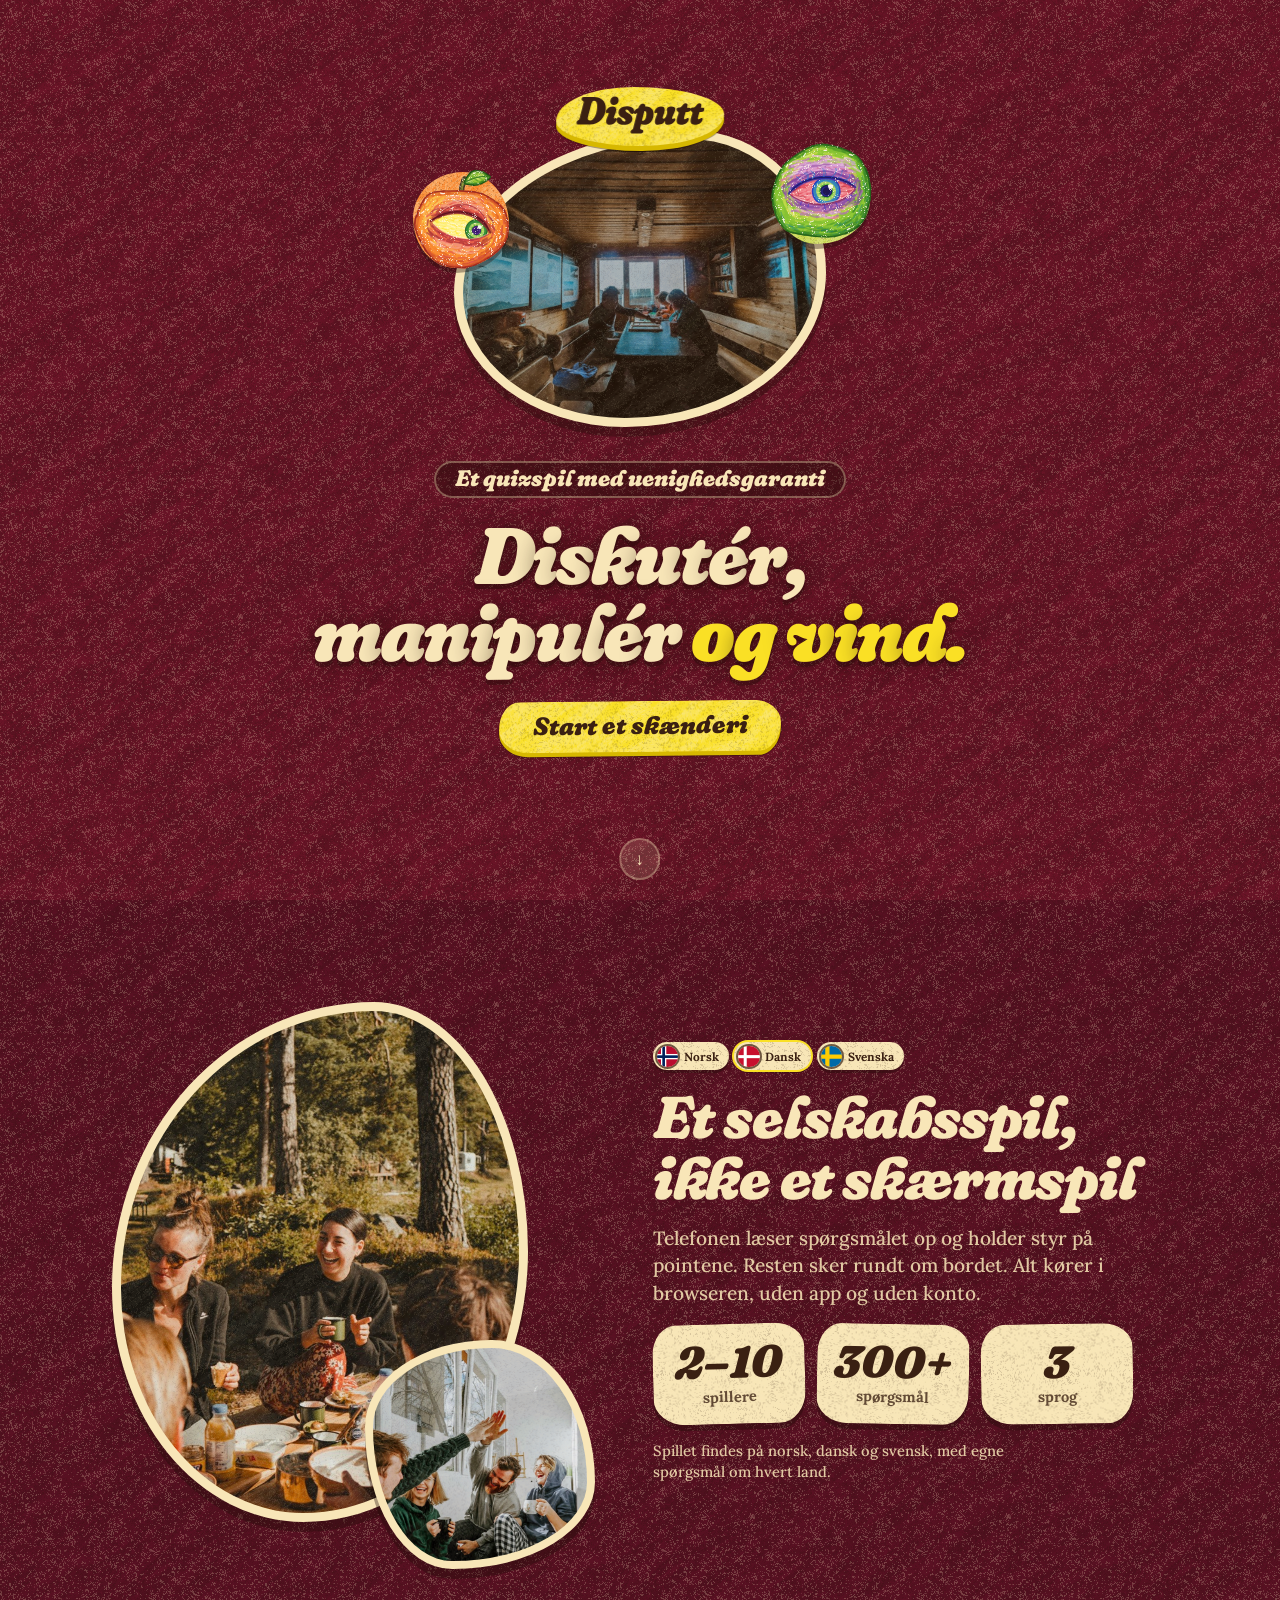
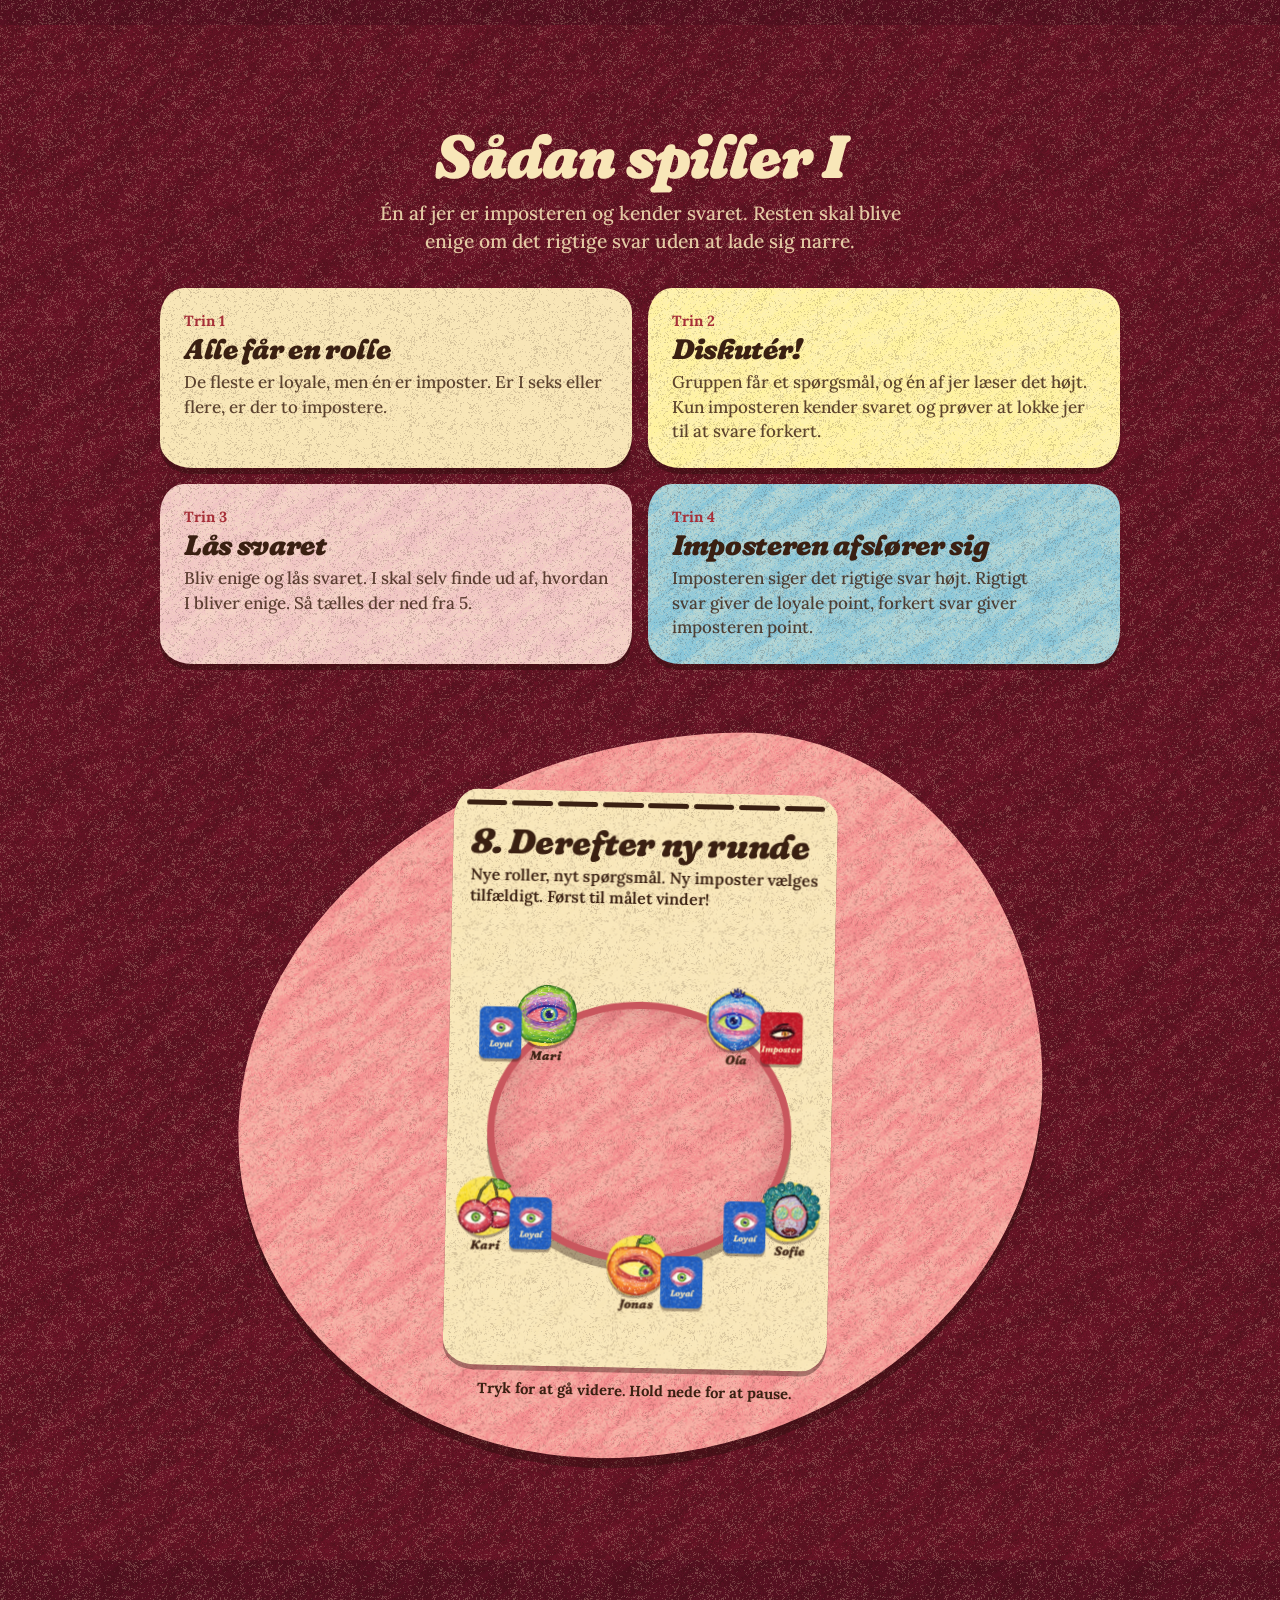
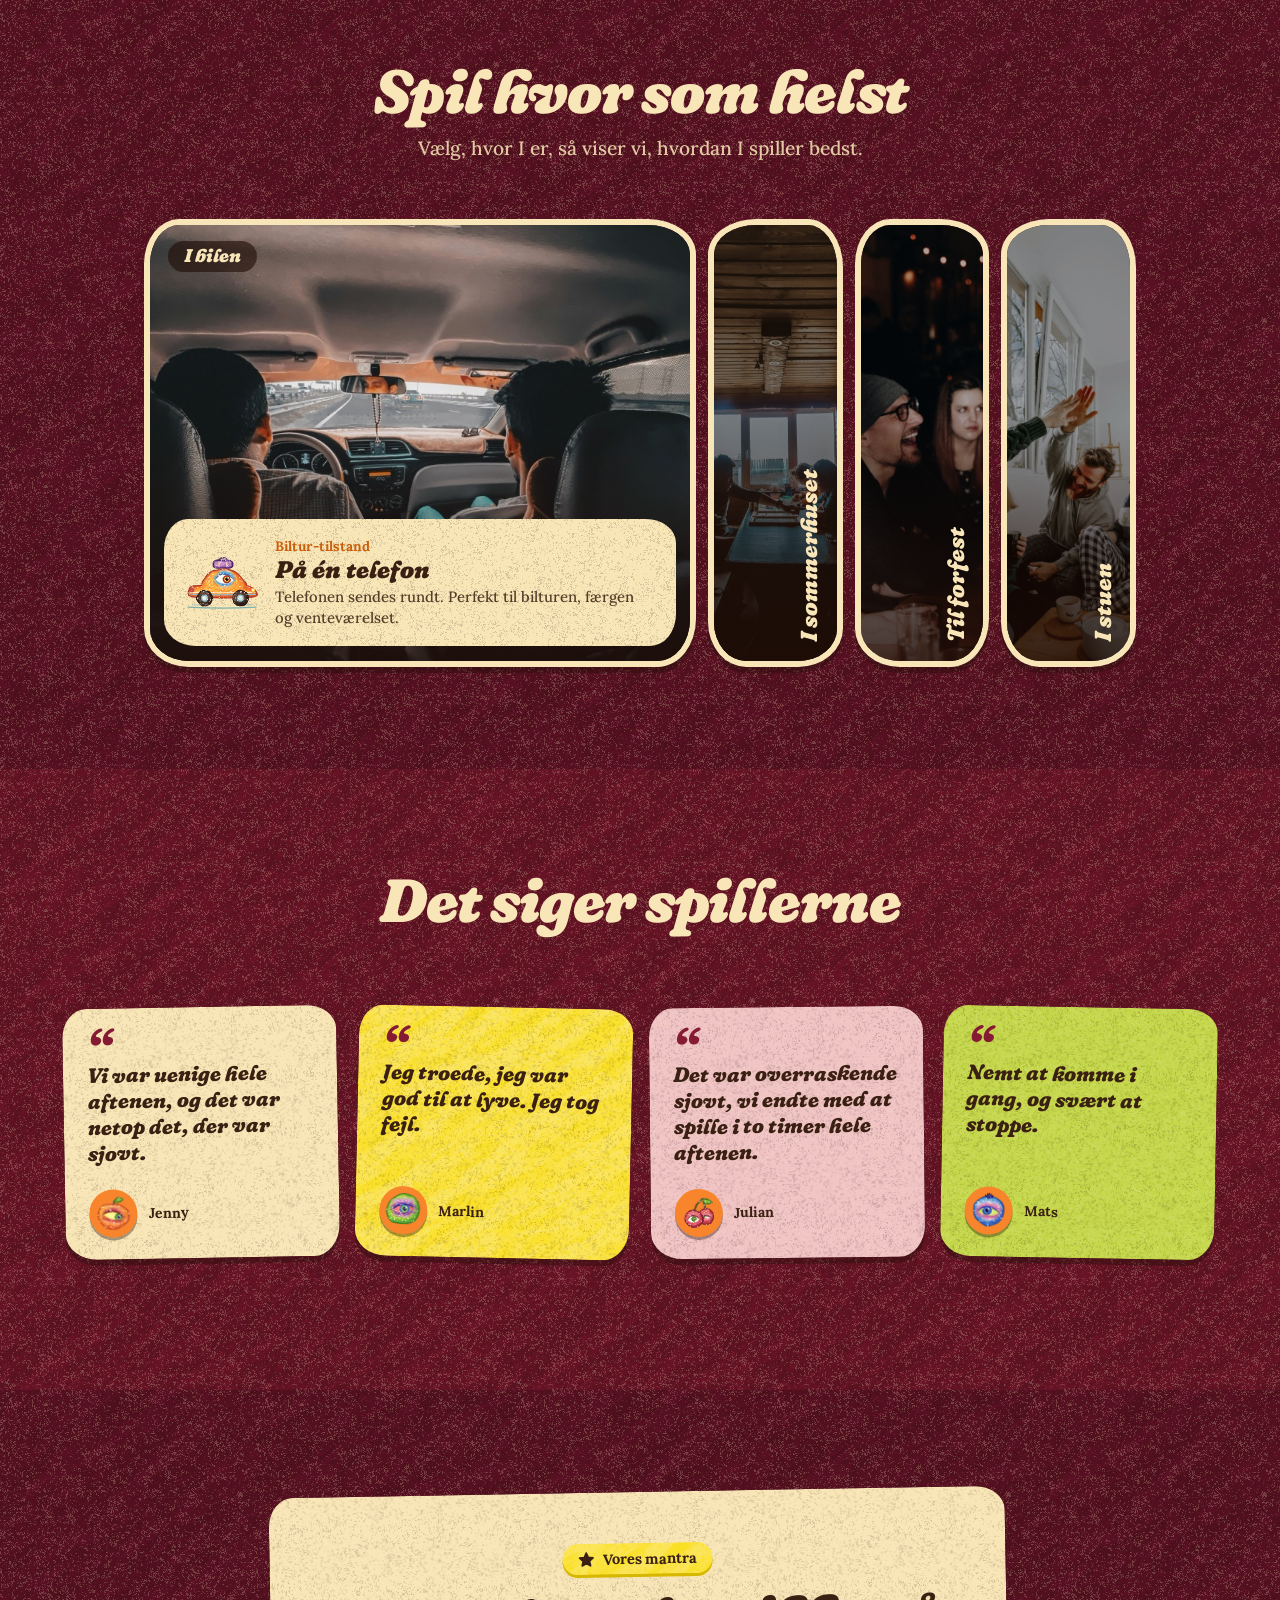
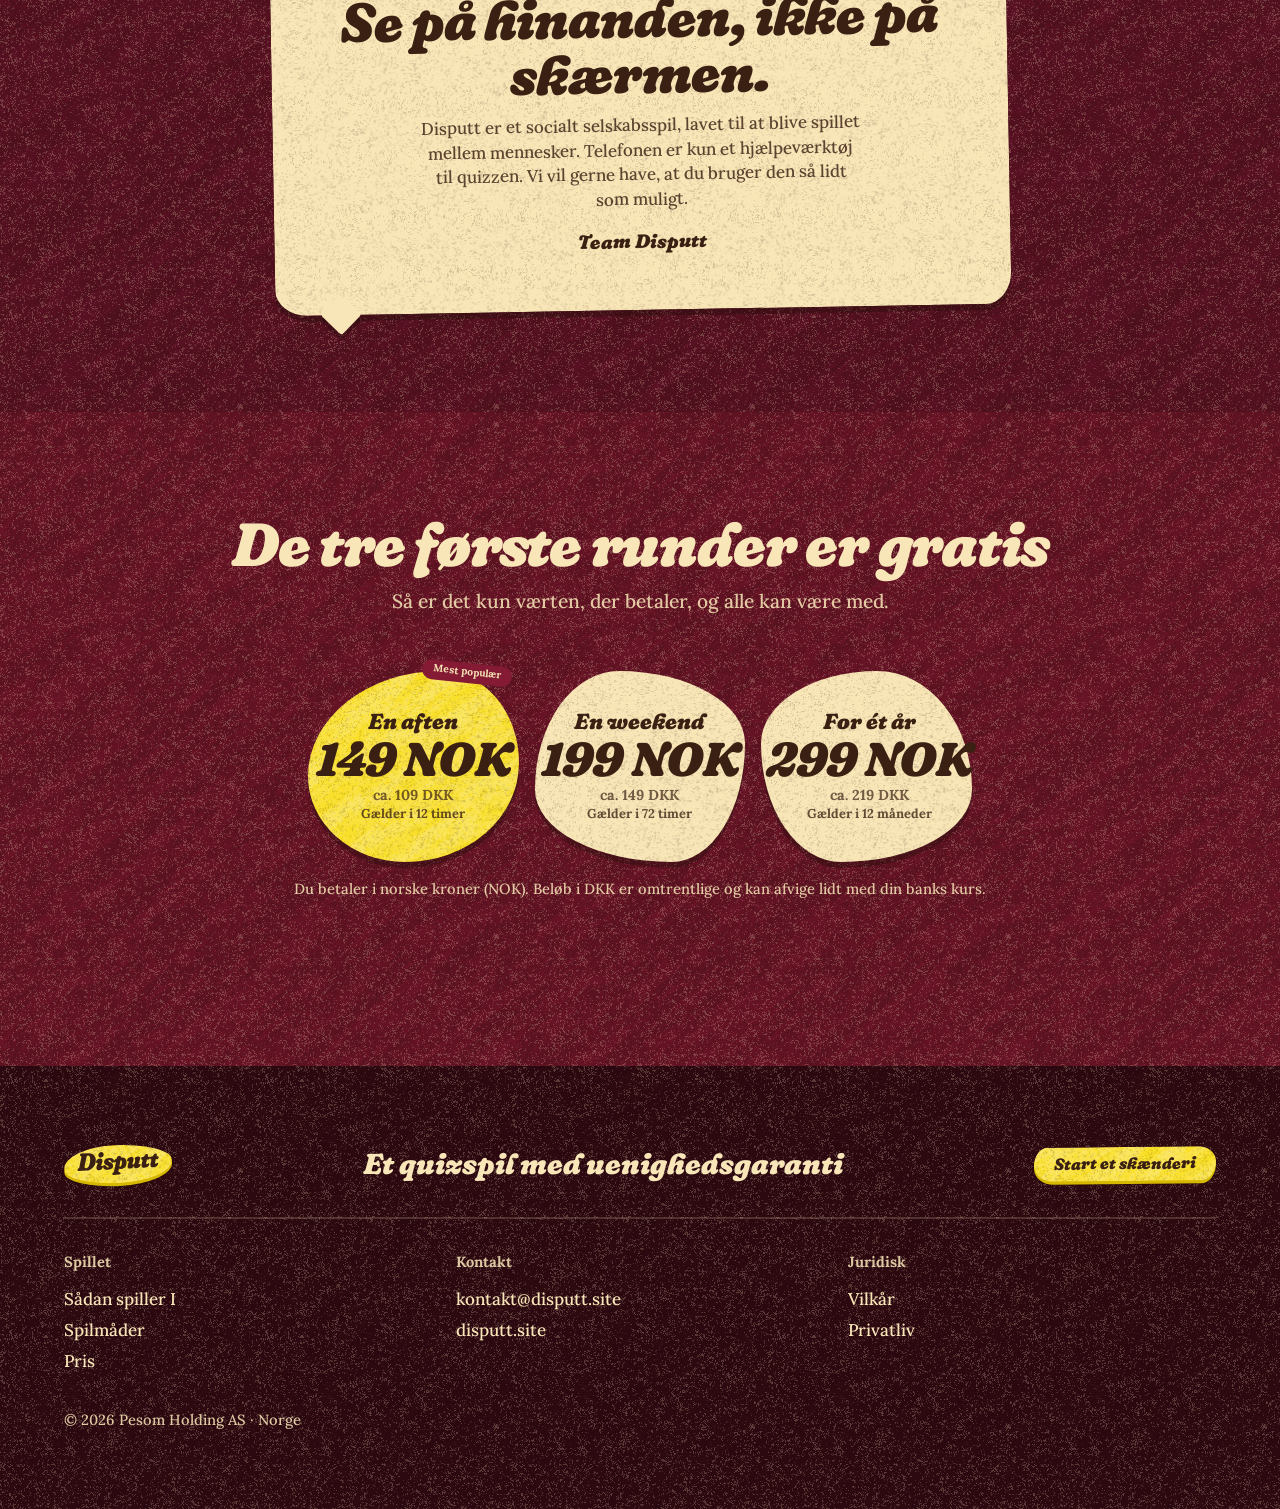
<file: da/index.html>
<!doctype html>
<html lang="da" data-sprak="da">
<head>
<meta charset="utf-8">
<meta name="viewport" content="width=device-width, initial-scale=1, viewport-fit=cover">
<title>Disputt: Diskutér, manipulér og vind</title>
<meta name="description" content="Disputt er et quizspil med uenighedsgaranti for 2–10 venner. Én af jer er imposteren, der kender svaret og prøver at lokke resten. Ingen app, ingen konto.">
<link rel="canonical" href="https://playdisputt.com/da/">
<link rel="alternate" hreflang="nb" href="https://playdisputt.com/">
<link rel="alternate" hreflang="da" href="https://playdisputt.com/da/">
<link rel="alternate" hreflang="sv" href="https://playdisputt.com/sv/">
<link rel="alternate" hreflang="x-default" href="https://playdisputt.com/">
<meta name="theme-color" content="#6a1428">
<meta property="og:type" content="website">
<meta property="og:site_name" content="Disputt">
<meta property="og:locale" content="da_DK">
<meta property="og:title" content="Disputt: Diskutér, manipulér og vind">
<meta property="og:description" content="Et quizspil med uenighedsgaranti for 2–10 venner. Én af jer er imposteren og prøver at lokke resten.">
<meta property="og:url" content="https://playdisputt.com/da/">
<meta property="og:image" content="https://playdisputt.com/assets/share/disputt-delingsbilde-da.jpg">
<meta name="twitter:card" content="summary_large_image">
<link rel="apple-touch-icon" href="/assets/icons/apple-touch-icon.png">
<link rel="icon" href="/favicon.svg" type="image/svg+xml">
<link rel="preload" href="/assets/fonts/fraunces-italic.woff2" as="font" type="font/woff2" crossorigin>
<link rel="stylesheet" href="/css/tokens.css">
<link rel="stylesheet" href="/css/base.css">
<link rel="stylesheet" href="/css/components.css">
<link rel="stylesheet" href="/css/landing.css?v=b32e9cce">
<style>

.zz { display: grid; grid-template-columns: 1fr 1.1fr; gap: clamp(2rem, 6vw, 6rem); align-items: center; }
.zz.rev .zt { order: -1; }
.zz .blob { width: min(100%, 26rem); aspect-ratio: 4 / 5; justify-self: center; }
.zt { display: grid; gap: var(--s-4); align-content: center; }
.zt .nums { justify-content: flex-start; }
.mini2 { display: grid; gap: var(--s-4); }
.mini2 .mode { grid-template-columns: 5rem 1fr; align-items: center; gap: var(--s-1) var(--s-4); padding: var(--s-4) var(--s-5); }
.mini2 .mode img { grid-row: span 3; width: 5rem; }
.mini2 .mode h3 { font-size: 1.4rem; }
.bubbles { display: grid; grid-template-columns: repeat(3, minmax(0, 1fr)); gap: var(--s-5); align-items: start; margin-top: var(--s-6); }
.bubbles .quote { padding: 2.8rem 2.4rem; }
.bubbles .quote:nth-child(1) { border-radius: var(--blob-b); rotate: -2deg; } .bubbles .quote:nth-child(2) { border-radius: var(--blob-c); margin-top: 2.4rem; rotate: 1.5deg; } .bubbles .quote:nth-child(3) { border-radius: var(--blob-d); rotate: -1deg; }
.bubbles .quote p { font-size: 1.2rem; }
.ratebar { display: flex; flex-wrap: wrap; align-items: center; justify-content: center; gap: var(--s-5); }
.coins { display: grid; grid-template-columns: repeat(3, minmax(0, 1fr)); gap: var(--s-5); max-width: 60rem; margin-inline: auto; }
.coin { position: relative; display: grid; justify-items: center; align-content: center; gap: 0.3rem; aspect-ratio: 1; padding: var(--s-5); text-align: center; color: var(--ink); background: var(--tex-grain), var(--cream); box-shadow: var(--shadow-2); }
.coin:nth-child(1) { border-radius: var(--blob-a); background: var(--tex-grain), var(--tex-light), var(--yellow); } .coin:nth-child(2) { border-radius: var(--blob-b); } .coin:nth-child(3) { border-radius: var(--blob-c); }
.coin b { font-family: var(--font-display); font-weight: 900; font-size: 1.36rem; line-height: 1.1; }
.coin .p { font-family: var(--font-display); font-weight: 900; font-size: clamp(2.6rem, 5.6vw, 4.2rem); line-height: 1; }
.coin span { font-weight: 700; color: rgb(var(--ink-rgb) / 0.78); }
.coin em { position: absolute; top: 12%; right: 10%; padding: 0.15rem 0.7rem; border-radius: var(--r-pill); font-style: normal; font-size: 0.78rem; font-weight: 800; color: var(--cream); background: var(--burgundy-600); rotate: 6deg; }
@media (max-width: 52rem) { .zz { grid-template-columns: 1fr; } .zz.rev .zt { order: 0; } .zz .blob { width: min(76vw, 21rem); } .bubbles { grid-template-columns: 1fr; } .bubbles .quote:nth-child(2) { margin-top: 0; } }

.zz .zt .lead { max-width: 30rem; }
.numbox { display: grid; grid-template-columns: repeat(3, minmax(0, 1fr)); gap: var(--s-3); max-width: 30rem; }
.numbox .card { display: grid; gap: 0.1rem; padding: var(--s-4) var(--s-3); text-align: center; }
.numbox .card:nth-child(1) { rotate: -1.5deg; } .numbox .card:nth-child(2) { rotate: 1deg; } .numbox .card:nth-child(3) { rotate: -0.8deg; }
.numbox b { font-family: var(--font-display); font-weight: 900; font-size: clamp(1.9rem, 3.6vw, 2.8rem); line-height: 1; }
.numbox span { font-size: var(--fs-small); font-weight: 700; color: rgb(var(--ink-rgb) / 0.78); }
.langs { display: grid; gap: var(--s-3); }
.langs p { font-size: var(--fs-small); color: var(--fg-muted); max-width: 26rem; }
.lrow { display: flex; flex-wrap: wrap; gap: 0.35rem; }
.lchip { display: inline-flex; align-items: center; gap: 0.35rem; padding: 0.21rem 0.63rem 0.21rem 0.25rem; font-size: 0.74rem; border-radius: var(--r-pill); font-weight: 800; color: var(--ink); background: var(--tex-grain), var(--cream); box-shadow: var(--shadow-1); }
a.lchip { text-decoration: none; transition: transform 0.25s var(--ease), box-shadow 0.25s; }
a.lchip:hover { transform: translateY(-2px) rotate(-1.5deg); }
a.lchip[aria-current] { box-shadow: 0 0 0 2px var(--yellow), var(--shadow-1); }
.lflag { position: relative; display: block; width: 1.33rem; aspect-ratio: 1; border-radius: 50%; overflow: hidden; box-shadow: 0 0 0 2px rgb(var(--ink-rgb) / 0.7); }
.lflag svg { display: block; width: 100%; height: 100%; }
.story-col { display: grid; justify-items: center; gap: var(--s-3); }
#rules { width: min(100%, 24rem); }
.story-col .rgS { width: 100%; }
.story-hint { font-size: var(--fs-small); color: var(--fg-muted); text-align: center; }
.calm .rv { transform: none; filter: none; transition: opacity 0.9s ease; transition-delay: var(--d, 0s); }
.calm .blob.rv { transform: none; }
.calm .rv.in { opacity: 1; }
.btn--slim { white-space: nowrap; }
/* the second blob over the first, at its bottom right */
.mantra { position: relative; display: grid; gap: var(--s-4); justify-items: center; padding: clamp(2rem, 5vw, 3.2rem) clamp(1.5rem, 5vw, 3.5rem) clamp(2.2rem, 5vw, 3.4rem); margin: 0; text-align: center; rotate: -1deg; }
.mantra::after { content: ''; position: absolute; left: 3.2rem; bottom: -0.9rem; width: 1.8rem; height: 1.8rem; background: var(--cream); rotate: 45deg; border-radius: 0.2rem; box-shadow: 4px 4px 0 var(--edge); z-index: -1; }
.mchip { display: inline-flex; align-items: center; gap: 0.45rem; padding: 0.3rem 0.95rem; border-radius: var(--r-pill); font-weight: 800; font-size: var(--fs-small); background: var(--tex-light), var(--yellow); box-shadow: 0 3px 0 var(--yellow-deep); }
.mchip svg { width: 1.1rem; height: 1.1rem; }
.mantra blockquote { margin: 0; display: grid; gap: var(--s-3); }
.mantra .m1 { font-family: var(--font-display); font-weight: 900; font-size: clamp(2rem, 5vw, 3.4rem); line-height: 1.02; letter-spacing: -0.02em; }
.mantra blockquote p:not(.m1) { max-width: 30rem; margin-inline: auto; color: rgb(var(--ink-rgb) / 0.82); }
.mantra figcaption { font-family: var(--font-display); font-weight: 900; font-size: 1.2rem; }
.calm .mantra.rv { transform: none; }
.duo { position: relative; justify-self: center; width: min(100%, 26rem); }
.duo > .blob { width: 100%; aspect-ratio: 4 / 5; }
.duo .duo-b { position: absolute; width: 55.2%; aspect-ratio: 1; right: -16%; bottom: -9%; z-index: 2; border-width: 0.5rem; }
/* the price blobs: 30 % smaller, the text and what is in them as before */
.coins { align-items: center; gap: var(--s-4); max-width: 41.5rem; }
.coin { width: 100%; justify-self: center; aspect-ratio: 212 / 192; padding: 0.3rem; gap: 0.16rem; }
.coin b, .coin .p { white-space: nowrap; }
.coin .p { font-size: 2.96rem; letter-spacing: -0.02em; }
.coin span { text-wrap: balance; max-width: 9.5rem; font-size: 0.8rem; }
.coin em { top: -0.5rem; right: 0.4rem; font-size: 0.64rem; }
.calm .duo.rv { transform: none; }
@media (max-width: 40rem) {
  .coins { gap: 0.4rem; max-width: none; }
  .coin { padding: 0.15rem; gap: 0.08rem; }
  .coin b { font-size: 0.8rem; }
  .coin .p { font-size: 1.55rem; }
  .coin span { font-size: 0.62rem; max-width: 5.6rem; line-height: 1.15; }
  .coin em { font-size: 0.5rem; padding: 0.1rem 0.45rem; top: -0.4rem; right: 0; }
}
@media (max-width: 24rem) { .coin .p { font-size: 1.35rem; } .coin b { font-size: 0.72rem; } .coin span { font-size: 0.56rem; max-width: 3.9rem; } }
/* «ca. 109 DKK» under the price on the Danish and Swedish pages (landing_i18n.py): small, after all the rules above so that it wins */
.coin .p small { display: block; margin-top: 0.3rem; font-family: var(--font-text); font-size: 0.9rem; font-weight: 700; letter-spacing: 0; line-height: 1; white-space: nowrap; color: rgb(var(--ink-rgb) / 0.7); }
@media (max-width: 40rem) { .coin .p small { margin-top: 0.12rem; font-size: 0.5rem; } }
@media (max-width: 24rem) { .coin .p small { font-size: 0.44rem; } }
/* «NOK» is wider than «kr»: on a phone the price in Danish and Swedish is a little smaller so that it stays inside the blob */
@media (max-width: 40rem) { html[lang='da'] .coin .p, html[lang='sv'] .coin .p { font-size: 1.2rem; } html[lang='da'] .coin .p small, html[lang='sv'] .coin .p small { font-size: 0.46rem; } html[lang='da'] .coin span, html[lang='sv'] .coin span { font-size: 0.54rem; } }
@media (max-width: 24rem) { html[lang='da'] .coin .p, html[lang='sv'] .coin .p { font-size: 0.98rem; } html[lang='da'] .coin .p small, html[lang='sv'] .coin .p small { font-size: 0.4rem; } html[lang='da'] .coin span, html[lang='sv'] .coin span { font-size: 0.48rem; } }
@media (max-width: 52rem) { .duo { width: min(70vw, 19rem); margin-right: 3rem; } }
@media (max-width: 52rem) { .zz .story-col { order: 2; } .numbox { max-width: none; } #rules { width: min(100%, 22rem); } }

.slik-head { display: grid; gap: var(--s-3); justify-items: center; text-align: center; margin-bottom: var(--s-6); }
.slik-head .lead { max-width: 34rem; }
.story-col { display: grid; justify-items: center; gap: var(--s-3); width: min(100%, 24rem); }
.story-col #rules, .phone #rules { width: 100%; }
.below { margin-top: clamp(2.5rem, 6vw, 4.5rem); }

/* 1 Spotlys: the four steps as cards in a grid, the story on a big pink blob */
.v1 .steps4 { grid-template-columns: 1fr 1fr; gap: var(--s-4); }
.v1 .steps4 li { grid-template-columns: 1fr; align-content: start; gap: 0.3rem; padding: var(--s-5); border: 0; color: var(--ink); border-radius: var(--r-card); background: var(--tex-grain), var(--cream); box-shadow: var(--shadow-2); }
.v1 .steps4 li:nth-child(2) { background: var(--tex-grain), var(--tex-light), var(--yellow-pale); } .v1 .steps4 li:nth-child(3) { background: var(--tex-grain), var(--tex-light), var(--pink-pale); } .v1 .steps4 li:nth-child(4) { background: var(--tex-grain), var(--tex-light), var(--blue-light); }
.v1 .steps4 li:last-child { border-bottom: 0; }
.v1 .steps4 .n { font-family: var(--font-text); font-size: 0.92rem; font-weight: 800; line-height: 1.2; color: var(--burgundy-500); } .v1 .steps4 p { color: rgb(var(--ink-rgb) / 0.82); }
.spot { position: relative; display: grid; place-items: center; padding: 3.5rem 0; }
.spot::before { content: ''; position: absolute; inset: 0 8%; border-radius: var(--blob-a); background: var(--tex-grain), var(--tex-light), var(--pink); box-shadow: var(--shadow-3); rotate: -2deg; animation: morph 18s ease-in-out infinite; }
.spot .story-col { position: relative; rotate: 1.2deg; }
.spot .story-hint { color: var(--ink); font-weight: 700; }
@media (max-width: 40rem) { .v1 .steps4 { grid-template-columns: 1fr; } .spot { padding: 3.5rem 0 3.2rem; } .spot::before { inset: 0 -4%; border-radius: 4rem 6rem 4.5rem 7rem / 6rem 4rem 7rem 4.5rem; animation: none; } .story-hint span { display: block; } .ft .btn--slim:not(.sticky-cta) { display: none; } }

/* 2 Telefon: the story inside a phone, two of the players peeking out behind it */
.v2 .steps4 { max-width: 40rem; margin-inline: auto; }
.phone-wrap { position: relative; display: grid; justify-items: center; }
.phone { position: relative; z-index: 2; width: min(100%, 26.5rem); padding: 0.75rem; border-radius: 3rem; background: var(--ink); box-shadow: inset 0 0 0 3px rgb(var(--cream-rgb) / 0.2), var(--shadow-3); }
.phone::before { content: ''; position: absolute; z-index: 3; left: 50%; top: 1.15rem; width: 5rem; height: 1.15rem; translate: -50% 0; border-radius: 1rem; background: var(--ink); box-shadow: inset 0 0 0 2px rgb(var(--cream-rgb) / 0.2); }
.phone #rules { width: 100%; }
.phone .rgS { border-radius: 2.3rem; box-shadow: none; }
.phone .rgS__bars { top: 1.9rem; }
.phone .rgS__top { padding-top: 2.6rem; }
.phone-wrap .avatar { position: absolute; z-index: 1; --size: clamp(4rem, 8vw, 6.4rem); box-shadow: 0 5px 0 var(--edge); }
.phone-wrap .pa1 { left: calc(50% - 21rem); top: 12%; --tilt: -8deg; } .phone-wrap .pa2 { right: calc(50% - 21rem); bottom: 14%; --tilt: 7deg; --delay: -3s; }
.v2 .story-hint { margin-top: var(--s-3); }
@media (max-width: 60rem) { .phone-wrap .avatar { display: none; } }

/* 3 Gult bånd: the story on a yellow band across the whole page */
.v3 .steps4 { max-width: 44rem; margin-inline: auto; }
.band3 { position: relative; margin-top: clamp(3rem, 7vw, 5rem); padding: clamp(3rem, 7vw, 5rem) var(--pad); color: var(--ink); background: var(--tex-grain), var(--tex-light), var(--yellow); border-radius: 44px 64px 0 0 / 34px 46px 0 0; box-shadow: 0 -6px 0 var(--edge); }
.band3 .in3 { width: min(100% , 62rem); margin-inline: auto; display: grid; grid-template-columns: 1fr auto; gap: clamp(2rem, 6vw, 5rem); align-items: center; }
.band3 h3 { font-size: clamp(2rem, 4.4vw, 3.4rem); line-height: 1; }
.band3 p { margin-top: var(--s-3); font-size: var(--fs-lead); max-width: 26rem; color: rgb(var(--ink-rgb) / 0.82); }
.band3 .arrow { display: inline-block; margin-top: var(--s-4); font-family: var(--font-display); font-weight: 900; font-size: 1.3rem; }
.band3 .story-hint { color: rgb(var(--ink-rgb) / 0.8); font-weight: 700; }
.band3 #rules { width: min(100%, 24rem); }
@media (max-width: 52rem) { .band3 .in3 { grid-template-columns: 1fr; text-align: center; } .band3 p { margin-inline: auto; } .band3 .story-col { margin-inline: auto; } }

/* 4 Papirkort: the four steps in a row, the story in a paper card with the eight moments of a round next to it */
.v4 .steps4 { grid-template-columns: repeat(4, minmax(0, 1fr)); gap: var(--s-4); }
.v4 .steps4 li { grid-template-columns: 1fr; gap: 0.4rem; padding: var(--s-4) 0 0; border-top: 4px solid var(--yellow); border-bottom: 0 !important; }
.v4 .steps4 li:nth-child(2) { border-color: var(--orange); } .v4 .steps4 li:nth-child(3) { border-color: var(--pink); } .v4 .steps4 li:nth-child(4) { border-color: var(--blue-light); }
.v4 .steps4 h3 { font-size: 1.3rem; } .v4 .steps4 p { font-size: var(--fs-small); }
.paper4 { display: grid; grid-template-columns: auto 1fr; gap: clamp(2rem, 5vw, 4rem); align-items: center; padding: clamp(1.6rem, 4vw, 3rem); color: var(--ink); }
.paper4 h3 { font-size: clamp(1.7rem, 3vw, 2.4rem); line-height: 1.05; }
.paper4 .lead { margin-top: var(--s-2); color: rgb(var(--ink-rgb) / 0.82); }
.eight { display: flex; flex-wrap: wrap; gap: var(--s-2); margin: var(--s-4) 0 0; padding: 0; list-style: none; }
.eight li { display: inline-flex; align-items: center; gap: 0.5rem; padding: 0.3rem 0.8rem 0.3rem 0.35rem; border-radius: var(--r-pill); font-weight: 700; font-size: var(--fs-small); background: rgb(var(--ink-rgb) / 0.09); }
.eight b { display: grid; place-items: center; width: 1.6rem; height: 1.6rem; border-radius: 50%; font-family: var(--font-display); font-weight: 900; font-size: 0.95rem; background: var(--tex-light), var(--yellow); }
.paper4 .story-hint { color: rgb(var(--ink-rgb) / 0.78); }
@media (max-width: 60rem) { .v4 .steps4 { grid-template-columns: 1fr 1fr; } .paper4 { grid-template-columns: 1fr; justify-items: center; } }
@media (max-width: 40rem) { .v4 .steps4 { grid-template-columns: 1fr; } }

/* 5 Klistremerke: the story tilted like a sticker, with a «Trykk!» badge */
.v5 .steps4 { max-width: 40rem; margin-inline: auto; }
.sticker { position: relative; display: grid; justify-items: center; gap: var(--s-3); }
.sticker .story-col { position: relative; rotate: -2.2deg; padding: 0.6rem; border-radius: var(--r-card); background: var(--cream); box-shadow: var(--shadow-3); }
.sticker .story-col .story-hint { color: var(--ink); padding-bottom: 0.2rem; font-weight: 700; }
.badge5 { position: absolute; z-index: 3; right: calc(50% - 15.5rem); top: -1.6rem; display: grid; place-items: center; width: 5.6rem; height: 5.6rem; padding: 0.6rem; border-radius: 50% 46% 54% 48% / 48% 52% 48% 52%; text-align: center; font-family: var(--font-display); font-weight: 900; font-size: 1.15rem; line-height: 1; color: var(--ink); background: var(--tex-grain), var(--tex-light), var(--yellow); box-shadow: 0 5px 0 var(--yellow-deep), 0 5px 0 1px var(--edge); rotate: 12deg; animation: wobble 5s ease-in-out infinite; }
.sticker .avatar { position: absolute; z-index: 3; --size: 4.6rem; box-shadow: 0 5px 0 var(--edge); }
.sticker .sa1 { left: calc(50% - 17.5rem); bottom: 4rem; --tilt: -7deg; } 
.scr { display: inline-block; padding-bottom: 0.28em; background: url('/assets/art/scribble-underline.svg') left bottom / 100% 0.42em no-repeat; }
@media (max-width: 52rem) { .badge5 { right: calc(50% - 12.5rem); } .sticker .sa1 { display: none; } }

.p4 { display: flex; gap: 0.75rem; height: 28rem; width: min(100%, 62rem); margin-inline: auto; }
.p4-p { position: relative; flex: 1 1 0; min-width: 0; padding: 0; overflow: hidden; cursor: pointer; text-align: left; font: inherit; color: var(--cream); background: var(--burgundy-900); border: 0.4rem solid var(--cream); border-radius: 2.2rem 3rem 2.4rem 2.8rem / 2.8rem 2.2rem 3rem 2.4rem; box-shadow: var(--shadow-2); transition: flex-grow 0.65s var(--ease-out); -webkit-tap-highlight-color: transparent; }
.p4-p:nth-child(even) { border-radius: 3rem 2.2rem 2.8rem 2.4rem / 2.2rem 3rem 2.4rem 2.8rem; }
.p4-p > img { position: absolute; inset: 0; width: 100%; height: 100%; object-fit: cover; transition: scale 0.8s var(--ease-out), filter 0.4s; filter: brightness(0.7) saturate(0.85); }
.p4-p::after { content: ''; position: absolute; inset: 0; background: linear-gradient(to top, rgb(var(--shadow-rgb) / 0.75), transparent 55%); pointer-events: none; }
.p4-p .cap { position: absolute; z-index: 2; right: 1rem; bottom: 1.2rem; font-family: var(--font-display); font-weight: 900; font-size: 1.45rem; line-height: 1; writing-mode: vertical-rl; rotate: 180deg; white-space: nowrap; transition: opacity 0.3s; }
.p4-p .cap2 { position: absolute; z-index: 2; top: 1rem; left: 1.1rem; padding: 0.35rem 1rem; border-radius: var(--r-pill); font-family: var(--font-display); font-weight: 900; font-size: 1.15rem; line-height: 1.1; color: var(--cream); background: rgb(var(--shadow-rgb) / 0.6); opacity: 0; transition: opacity 0.3s; }
.p4-p:hover > img { filter: brightness(0.85) saturate(1); }
.p4-p[aria-expanded='true'] { flex-grow: 4.4; }
.p4-p[aria-expanded='true'] > img { filter: none; scale: 1.03; }
.p4-p[aria-expanded='true'] .cap { opacity: 0; }
.p4-p[aria-expanded='true'] .cap2 { opacity: 1; transition-delay: 0.3s; }
.p4-p:focus-visible { outline: 3px solid var(--yellow); outline-offset: 4px; }
.p4-t { position: absolute; z-index: 3; left: 0.9rem; right: 0.9rem; bottom: 0.9rem; display: grid; grid-template-columns: 4.6rem 1fr; gap: 1rem; align-items: center; padding: 1.1rem 1.3rem; color: var(--ink); background: var(--tex-grain), var(--cream); border-radius: var(--r-card); opacity: 0; translate: 0 14px; pointer-events: none; transition: opacity 0.3s, translate 0.4s var(--ease-out); }
.p4-p[aria-expanded='true'] .p4-t { opacity: 1; translate: 0 0; transition-delay: 0.3s; }
.p4-t img { width: 100%; height: auto; }
.p4-t .k { display: block; font-size: 0.85rem; font-weight: 800; color: var(--orange-deep); }
.p4-t b { display: block; font-family: var(--font-display); font-weight: 900; font-size: 1.5rem; line-height: 1.05; margin: 0.05rem 0 0.2rem; }
.p4-t .p { display: block; font-size: 0.93rem; color: rgb(var(--ink-rgb) / 0.85); }
@media (max-width: 44rem) {
  .p4 { flex-direction: column; height: auto; gap: 0.6rem; }
  .p4-p { flex: none; height: 5.2rem; transition: height 0.6s var(--ease-out); }
  .p4-p[aria-expanded='true'] { height: 23rem; }
  .p4-p .cap { writing-mode: horizontal-tb; rotate: 0deg; left: 1.1rem; right: auto; bottom: 1.5rem; font-size: 1.35rem; }
  .p4-p .cap2 { font-size: 1.05rem; top: 0.8rem; left: 0.9rem; }
  .p4-t { grid-template-columns: 3.6rem 1fr; padding: 0.9rem 1rem; gap: 0.8rem; }
  .p4-t b { font-size: 1.3rem; }
}
@media (prefers-reduced-motion: reduce) { .p4-p, .p4-p > img, .p4-t, .p4-p .cap2 { transition: none; } }

.qav { display: inline-grid; place-items: center; width: 3rem; height: 3rem; border-radius: 50%; background: var(--orange); box-shadow: var(--shadow-1); flex: none; }
.qav img { width: 78%; }
.q3 { display: flex; gap: 1.2rem; overflow-x: auto; scroll-snap-type: x mandatory; padding: 1.2rem var(--pad) 1.8rem; margin-inline: calc(var(--pad) * -1); scrollbar-width: none; }
.q3::-webkit-scrollbar { display: none; }
.q3-c { flex: 0 0 min(80%, 21rem); scroll-snap-align: center; display: grid; align-content: space-between; gap: 1.4rem; min-height: 15rem; margin: 0; padding: 1.6rem 1.5rem 1.4rem; color: var(--ink); background: var(--tex-grain), var(--cream); border-radius: var(--r-card); box-shadow: var(--shadow-2); rotate: -1deg; }
.q3-c:nth-child(2) { background: var(--tex-grain), var(--tex-light), var(--yellow); rotate: 1.2deg; }
.q3-c:nth-child(3) { background: var(--tex-grain), var(--pink-pale); rotate: -0.6deg; }
.q3-c:nth-child(4) { background: var(--tex-grain), var(--lime-light); rotate: 1deg; }
.q3-q { margin: 0; font-family: var(--font-display); font-weight: 800; font-size: 1.3rem; line-height: 1.25; }
.q3-q::before { content: '\201C'; display: block; font-size: 3rem; line-height: 0.6; color: var(--burgundy-600); }
.q3-by { display: flex; align-items: center; gap: 0.7rem; font-size: 0.88rem; }
.q3-by b { display: block; }
.eks { margin: 1.6rem auto 0; max-width: 34rem; text-align: center; font-size: 0.85rem; font-weight: 700; color: rgb(var(--cream-rgb) / 0.6); }
@media (min-width: 62rem) { .q3 { justify-content: center; overflow: visible; } .q3-c { flex: 1 1 0; } }

.cards2 { display: grid; grid-template-columns: 1fr 1fr; gap: var(--s-5); } @media (max-width: 52rem) { .cards2 { grid-template-columns: 1fr; } }
</style>
</head>
<body class="calm">
<header class="hero">
  <div class="stack">
    <a class="logo-sticker hero-logo" href="#" aria-label="Disputt"><img src="/assets/logo/disputt-logo.svg" alt="Disputt" width="300" height="130"></a>
    <figure class="blob blob--xl cf">
      <img src="/img/hytta.jpg" alt="" style="object-position: 52% 62%"><img src="/img/kveld.jpg" alt="" style="object-position: 52% 50%"><img src="/img/te.jpg" alt="" style="object-position: 50% 52%"><img src="/img/kort.jpg" alt="" style="object-position: 50% 42%">
    </figure>
    <span class="avatar floaty ey e1" style="--tile: var(--orange)" aria-hidden="true"><img src="/assets/avatars/mandarin.svg" alt=""></span>
    <span class="avatar floaty ey e2" style="--tile: var(--lime-light)" aria-hidden="true"><img src="/assets/avatars/lime.svg" alt=""></span>
  </div>
  <p class="tag">Et quizspil med uenighedsgaranti</p>
  <h1 class="ta" aria-label="Diskutér, manipulér og vind.">Diskutér, manipulér <span class="y">og vind.</span></h1>
  <div class="cta">
    <a class="btn btn--slim" href="https://disputt.site/da/">Start et skænderi</a>
    <a class="cue" href="#om" aria-label="Rul ned">↓</a>
  </div>
</header>
<a class="btn btn--slim sticky-cta" href="https://disputt.site/da/">Start et skænderi</a>
<main class="v1">
<section id="om" class="sec alt"><div class="wrap zz">
  <div class="duo rv"><figure class="blob"><img src="/img/camping.jpg" alt="" style="object-position:50% 52%"></figure><figure class="blob blob--c duo-b"><img src="/img/stue.jpg" alt="" style="object-position:55% 52%"></figure></div>
  <div class="zt"><div class="lrow rv"><a class="lchip" href="/" data-sprak="no" hreflang="nb"><span class="lflag"><svg viewBox="0 0 22 16" preserveAspectRatio="xMidYMid slice"><rect width="22" height="16" fill="#ba0c2f"/><rect x="6" width="4" height="16" fill="#fff"/><rect y="6" width="22" height="4" fill="#fff"/><rect x="7" width="2" height="16" fill="#00205b"/><rect y="7" width="22" height="2" fill="#00205b"/></svg></span>Norsk</a><a class="lchip" href="/da/" aria-current="page" data-sprak="da" hreflang="da"><span class="lflag"><svg viewBox="0 0 37 28" preserveAspectRatio="xMidYMid slice"><rect width="37" height="28" fill="#c8102e"/><rect x="12" width="4" height="28" fill="#fff"/><rect y="12" width="37" height="4" fill="#fff"/></svg></span>Dansk</a><a class="lchip" href="/sv/" data-sprak="sv" hreflang="sv"><span class="lflag"><svg viewBox="0 0 16 10" preserveAspectRatio="xMidYMid slice"><rect width="16" height="10" fill="#006aa7"/><rect x="5" width="2" height="10" fill="#fecc02"/><rect y="4" width="16" height="2" fill="#fecc02"/></svg></span>Svenska</a></div><h2 class="big">Et selskabsspil, ikke et skærmspil</h2><p class="lead rv">Telefonen læser spørgsmålet op og holder styr på pointene. Resten sker rundt om bordet. Alt kører i browseren, uden app og uden konto.</p><div class="numbox"><div class="card card--paper rv" style="--d:0.0s"><b>2–10</b><span>spillere</span></div><div class="card card--paper rv" style="--d:0.1s"><b>300+</b><span>spørgsmål</span></div><div class="card card--paper rv" style="--d:0.2s"><b>3</b><span>sprog</span></div></div><div class="langs rv"><p>Spillet findes på norsk, dansk og svensk, med egne spørgsmål om hvert land.</p></div></div>
</div></section>

<section id="slik" class="sec"><div class="wrap mid"><div class="slik-head"><h2 class="h2">Sådan spiller I</h2><p class="lead rv">Én af jer er imposteren og kender svaret. Resten skal blive enige om det rigtige svar uden at lade sig narre.</p></div><ol class="steps4"><li class="rv" style="--d:0.0s"><span class="n">Trin 1</span><div><h3>Alle får en rolle</h3><p>De fleste er loyale, men én er imposter. Er I seks eller flere, er der to impostere.</p></div></li><li class="rv" style="--d:0.08s"><span class="n">Trin 2</span><div><h3>Diskutér!</h3><p>Gruppen får et spørgsmål, og én af jer læser det højt. Kun imposteren kender svaret og prøver at lokke jer til at svare forkert.</p></div></li><li class="rv" style="--d:0.16s"><span class="n">Trin 3</span><div><h3>Lås svaret</h3><p>Bliv enige og lås svaret. I skal selv finde ud af, hvordan I bliver enige. Så tælles der ned fra 5.</p></div></li><li class="rv" style="--d:0.24s"><span class="n">Trin 4</span><div><h3>Imposteren afslører sig</h3><p>Imposteren siger det rigtige svar højt. Rigtigt svar giver de loyale point, forkert svar giver imposteren point.</p></div></li></ol><div class="spot below rv"><div class="story-col"><div id="rules" aria-label="Sådan spiller I" translate="no"></div><p class="story-hint"><span>Tryk for at gå videre.</span> <span>Hold nede for at pause.</span></p></div></div></div></section>

<section id="maater" class="sec alt"><div class="wrap"><div class="sec-head center"><h2 class="h2">Spil hvor som helst</h2><p class="lead rv">Vælg, hvor I er, så viser vi, hvordan I spiller bedst.</p></div><div class="p4 rv" translate="no"><button class="p4-p" type="button" aria-expanded="true"><img src="/img/bil.jpg" alt="" style="object-position:50% 45%"><span class="cap">I bilen</span><span class="cap2" aria-hidden="true">I bilen</span><span class="p4-t"><img src="/assets/art/bil.svg" alt=""><span><span class="k">Biltur-tilstand</span><b>På én telefon</b><span class="p">Telefonen sendes rundt. Perfekt til bilturen, færgen og venteværelset.</span></span></span></button><button class="p4-p" type="button" aria-expanded="false"><img src="/img/hytta.jpg" alt="" style="object-position:52% 62%"><span class="cap">I sommerhuset</span><span class="cap2" aria-hidden="true">I sommerhuset</span><span class="p4-t"><img src="/assets/art/hytte.svg" alt=""><span><span class="k">Sommerhus-tilstand</span><b>På hver sin telefon</b><span class="p">Alle deltager fra deres egen telefon med en kode eller QR-kode. Perfekt til sommerhuset og forfesten.</span></span></span></button><button class="p4-p" type="button" aria-expanded="false"><img src="/img/vors.jpg" alt="" style="object-position:38% 40%"><span class="cap">Til forfest</span><span class="cap2" aria-hidden="true">Til forfest</span><span class="p4-t"><img src="/assets/art/hytte.svg" alt=""><span><span class="k">Sommerhus-tilstand</span><b>På hver sin telefon</b><span class="p">Alle deltager fra deres egen telefon med en kode eller QR-kode. Perfekt til sommerhuset og forfesten.</span></span></span></button><button class="p4-p" type="button" aria-expanded="false"><img src="/img/stue.jpg" alt="" style="object-position:55% 52%"><span class="cap">I stuen</span><span class="cap2" aria-hidden="true">I stuen</span><span class="p4-t"><img src="/assets/art/bil.svg" alt=""><span><span class="k">Biltur-tilstand</span><b>På én telefon</b><span class="p">Telefonen sendes rundt. Perfekt til bilturen, færgen og venteværelset.</span></span></span></button></div></div></section>

<section id="sitater" class="sec"><div class="wrap"><div class="sec-head center"><h2 class="h2" id="sitater-h">Det siger spillerne</h2></div><div class="q3 rv" role="region" aria-labelledby="sitater-h" tabindex="0"><figure class="q3-c"><blockquote class="q3-q">Vi var uenige hele aftenen, og det var netop det, der var sjovt.</blockquote><figcaption class="q3-by"><span class="qav"><img src="/assets/avatars/mandarin.svg" alt=""></span><span><b>Jenny</b></span></figcaption></figure><figure class="q3-c"><blockquote class="q3-q">Jeg troede, jeg var god til at lyve. Jeg tog fejl.</blockquote><figcaption class="q3-by"><span class="qav"><img src="/assets/avatars/lime.svg" alt=""></span><span><b>Marlin</b></span></figcaption></figure><figure class="q3-c"><blockquote class="q3-q">Det var overraskende sjovt, vi endte med at spille i to timer hele aftenen.</blockquote><figcaption class="q3-by"><span class="qav"><img src="/assets/avatars/kirsebaer.svg" alt=""></span><span><b>Julian</b></span></figcaption></figure><figure class="q3-c"><blockquote class="q3-q">Nemt at komme i gang, og svært at stoppe.</blockquote><figcaption class="q3-by"><span class="qav"><img src="/assets/avatars/blabaer.svg" alt=""></span><span><b>Mats</b></span></figcaption></figure></div></div></section>

<section id="mantra" class="sec alt"><div class="wrap narrow">
  <figure class="mantra card card--paper rv">
    <span class="mchip"><svg viewBox="0 0 24 24" aria-hidden="true"><path d="M12 3L14.65 8.96L21.13 9.63L16.28 13.99L17.64 20.37L12 17.1L6.36 20.37L7.72 13.99L2.87 9.63L9.35 8.96Z" fill="currentColor" stroke="currentColor" stroke-width="2.4" stroke-linejoin="round"/></svg>Vores mantra</span>
    <blockquote><p class="m1">Se på hinanden, ikke på skærmen.</p><p>Disputt er et socialt selskabsspil, lavet til at blive spillet mellem mennesker. Telefonen er kun et hjælpeværktøj til quizzen. Vi vil gerne have, at du bruger den så lidt som muligt.</p></blockquote>
    <figcaption>Team Disputt</figcaption>
  </figure>
</div></section>

<section id="pris" class="sec"><div class="wrap">
  <div class="sec-head center"><h2 class="h2">De tre første runder er gratis</h2><p class="lead rv">Så er det kun værten, der betaler, og alle kan være med.</p></div>
  <div class="coins">
    <div class="coin rv"><em>Mest populær</em><b>En aften</b><div class="p">149 NOK<small>ca. 109 DKK</small></div><span>Gælder i 12 timer</span></div>
    <div class="coin rv" style="--d:.1s"><b>En weekend</b><div class="p">199 NOK<small>ca. 149 DKK</small></div><span>Gælder i 72 timer</span></div>
    <div class="coin rv" style="--d:.2s"><b>For ét år</b><div class="p">299 NOK<small>ca. 219 DKK</small></div><span>Gælder i 12 måneder</span></div>
  </div>
  <p class="note rv">Du betaler i norske kroner (NOK). Beløb i DKK er omtrentlige og kan afvige lidt med din banks kurs.</p>
</div></section>
</main>
<footer class="ft">
  <div class="wrap">
    <div class="ft-top"><a class="logo-sticker logo-sticker--sm" href="#" aria-label="Disputt"><img src="/assets/logo/disputt-logo.svg" alt="Disputt" width="300" height="130"></a><span class="tg">Et quizspil med uenighedsgaranti</span><a class="btn btn--slim" href="https://disputt.site/da/">Start et skænderi</a></div>
    <div class="ft-cols">
      <div><h5>Spillet</h5><a href="#slik">Sådan spiller I</a><a href="#maater">Spilmåder</a><a href="#pris">Pris</a></div>
      <div><h5>Kontakt</h5><a href="mailto:kontakt@disputt.site">kontakt@disputt.site</a><a href="https://disputt.site/da/">disputt.site</a></div>
      <div><h5>Juridisk</h5><a href="https://disputt.site/da/vilkar.html">Vilkår</a><a href="https://disputt.site/da/personvern.html">Privatliv</a></div>
    </div>
    <p class="ft-legal">© 2026 Pesom Holding AS · Norge</p>
  </div>
</footer>
<script src="/js/landing.js?v=03b93185"></script>
<script type="module">

// The game's own animated rules ("Slik spiller dere"), drawn by the same Preact component the game uses (public/js/regler/).
import('/js/vendor/htm-preact.js').then(async ({ html, render }) => {
  const { setLang } = await import('/js/i18n/lang.js'); // the story is the game's own, in the language of the page
  setLang(document.documentElement.dataset.sprak || 'no'); // (data-sprak: the game's lang.js rewrites <html lang> itself as soon as it is loaded)
  const { RulesHub } = await import('/js/regler/hub.js');
  render(html`<${RulesHub} />`, document.getElementById('rules'));
}).catch((e) => { document.getElementById('rules').textContent = 'Kunne ikke indlæse animationen.'; console.error(e); });

(() => {
  const panels = [...document.querySelectorAll('.p4-p')];
  panels.forEach((b) => b.addEventListener('click', () => panels.forEach((o) => o.setAttribute('aria-expanded', o === b ? 'true' : 'false'))));
})();

</script>
</body>
</html>
</file>
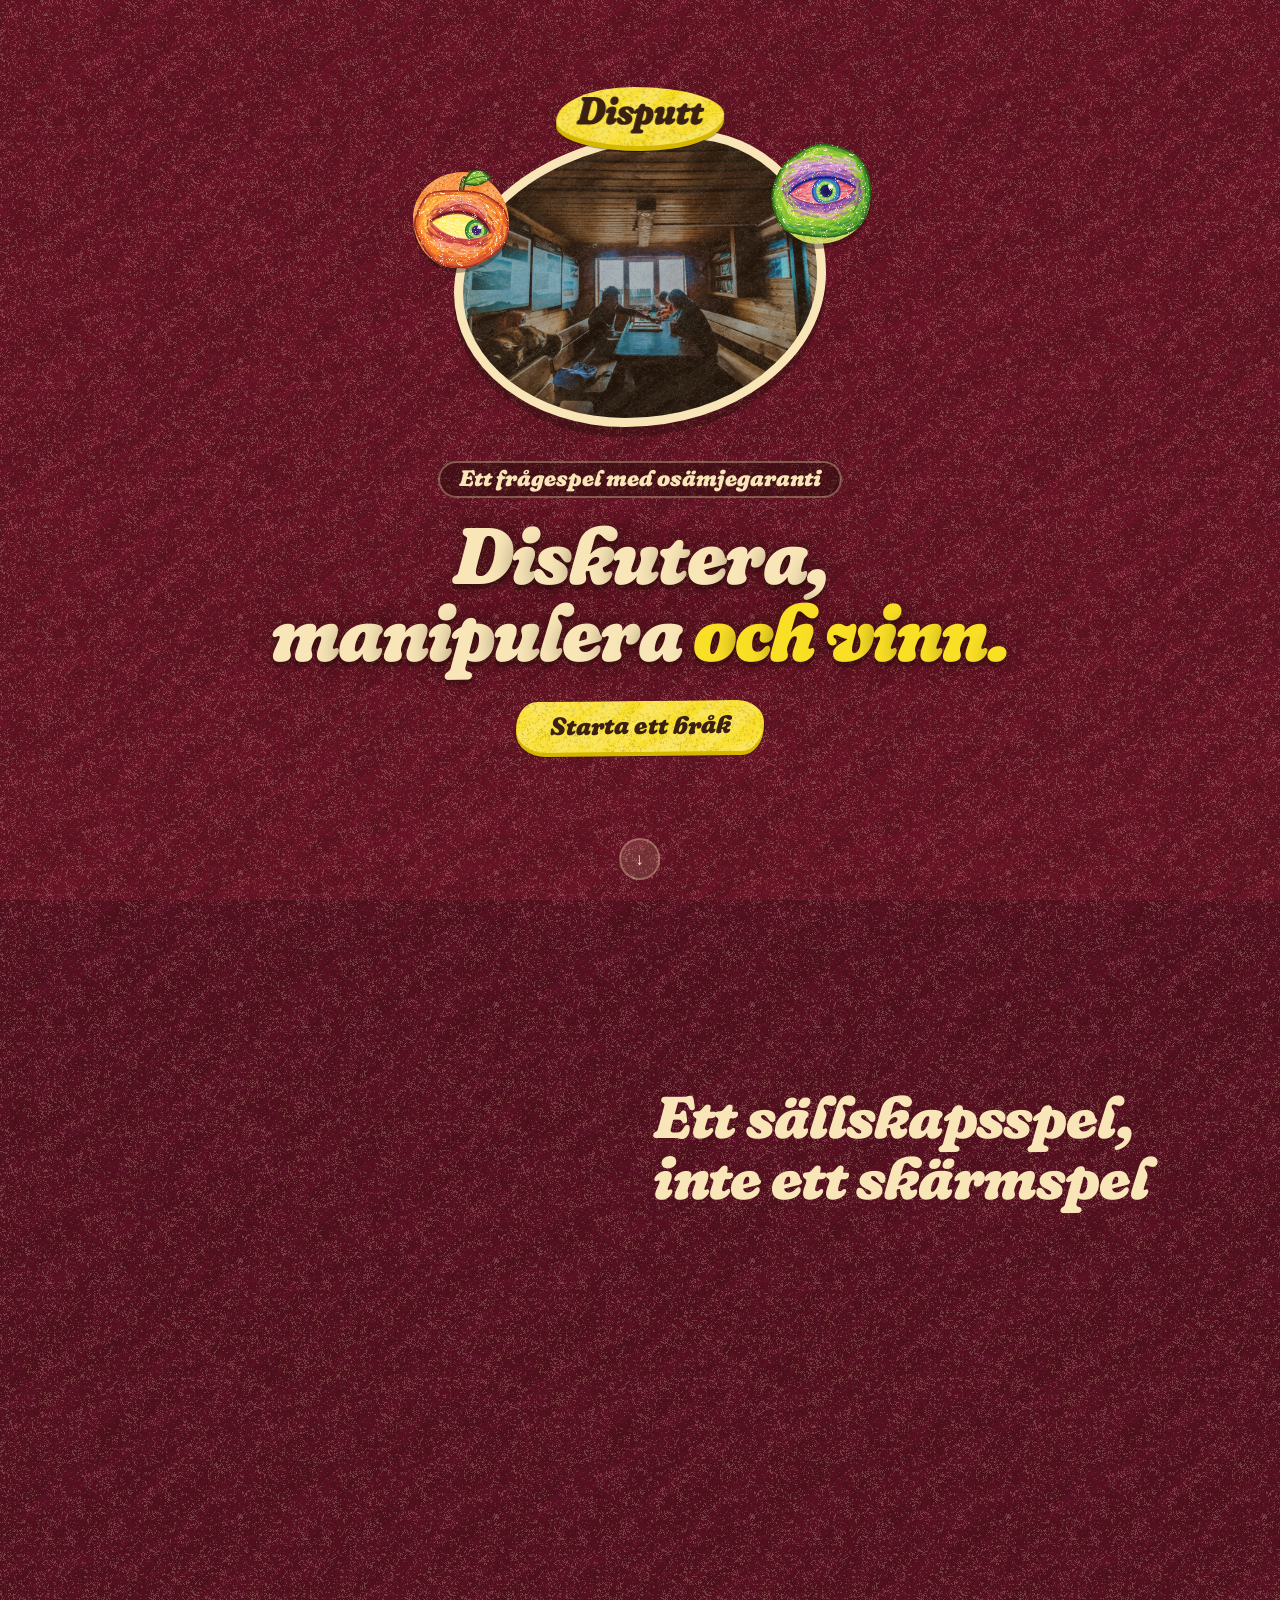
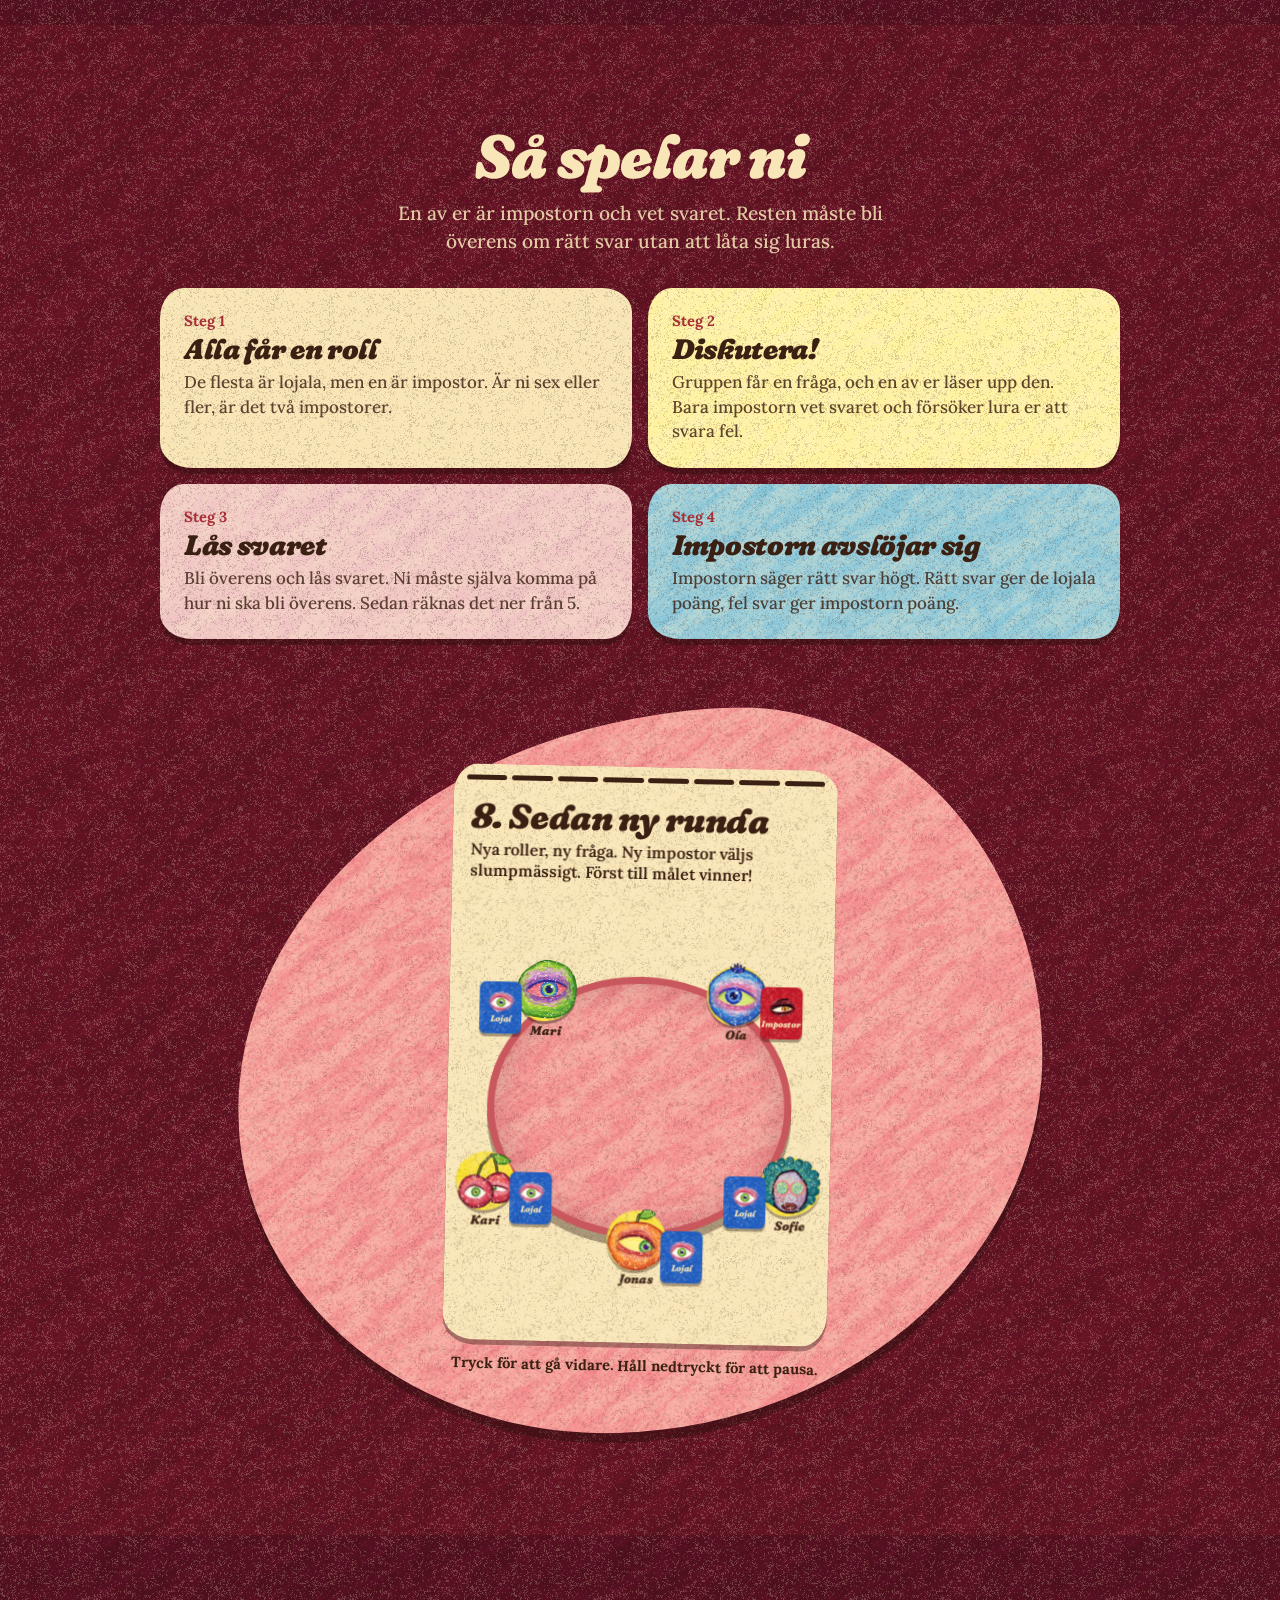
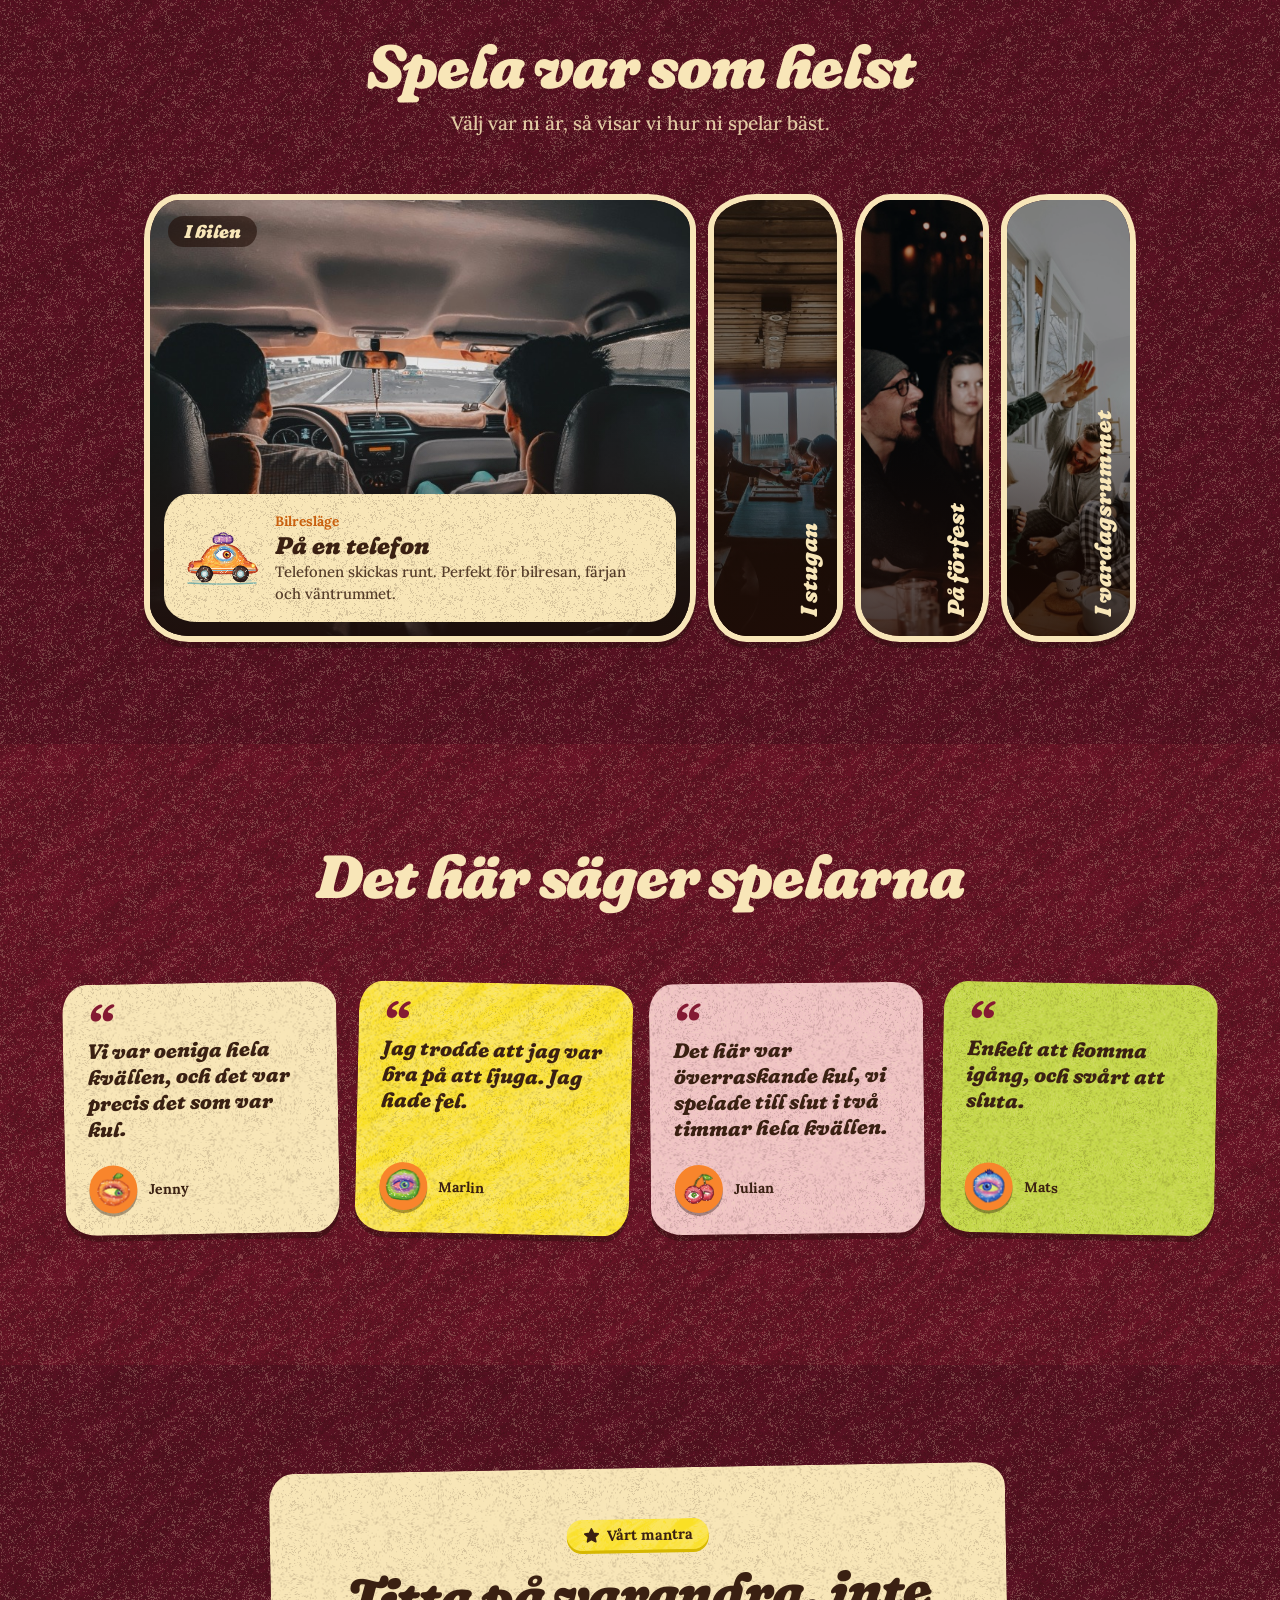
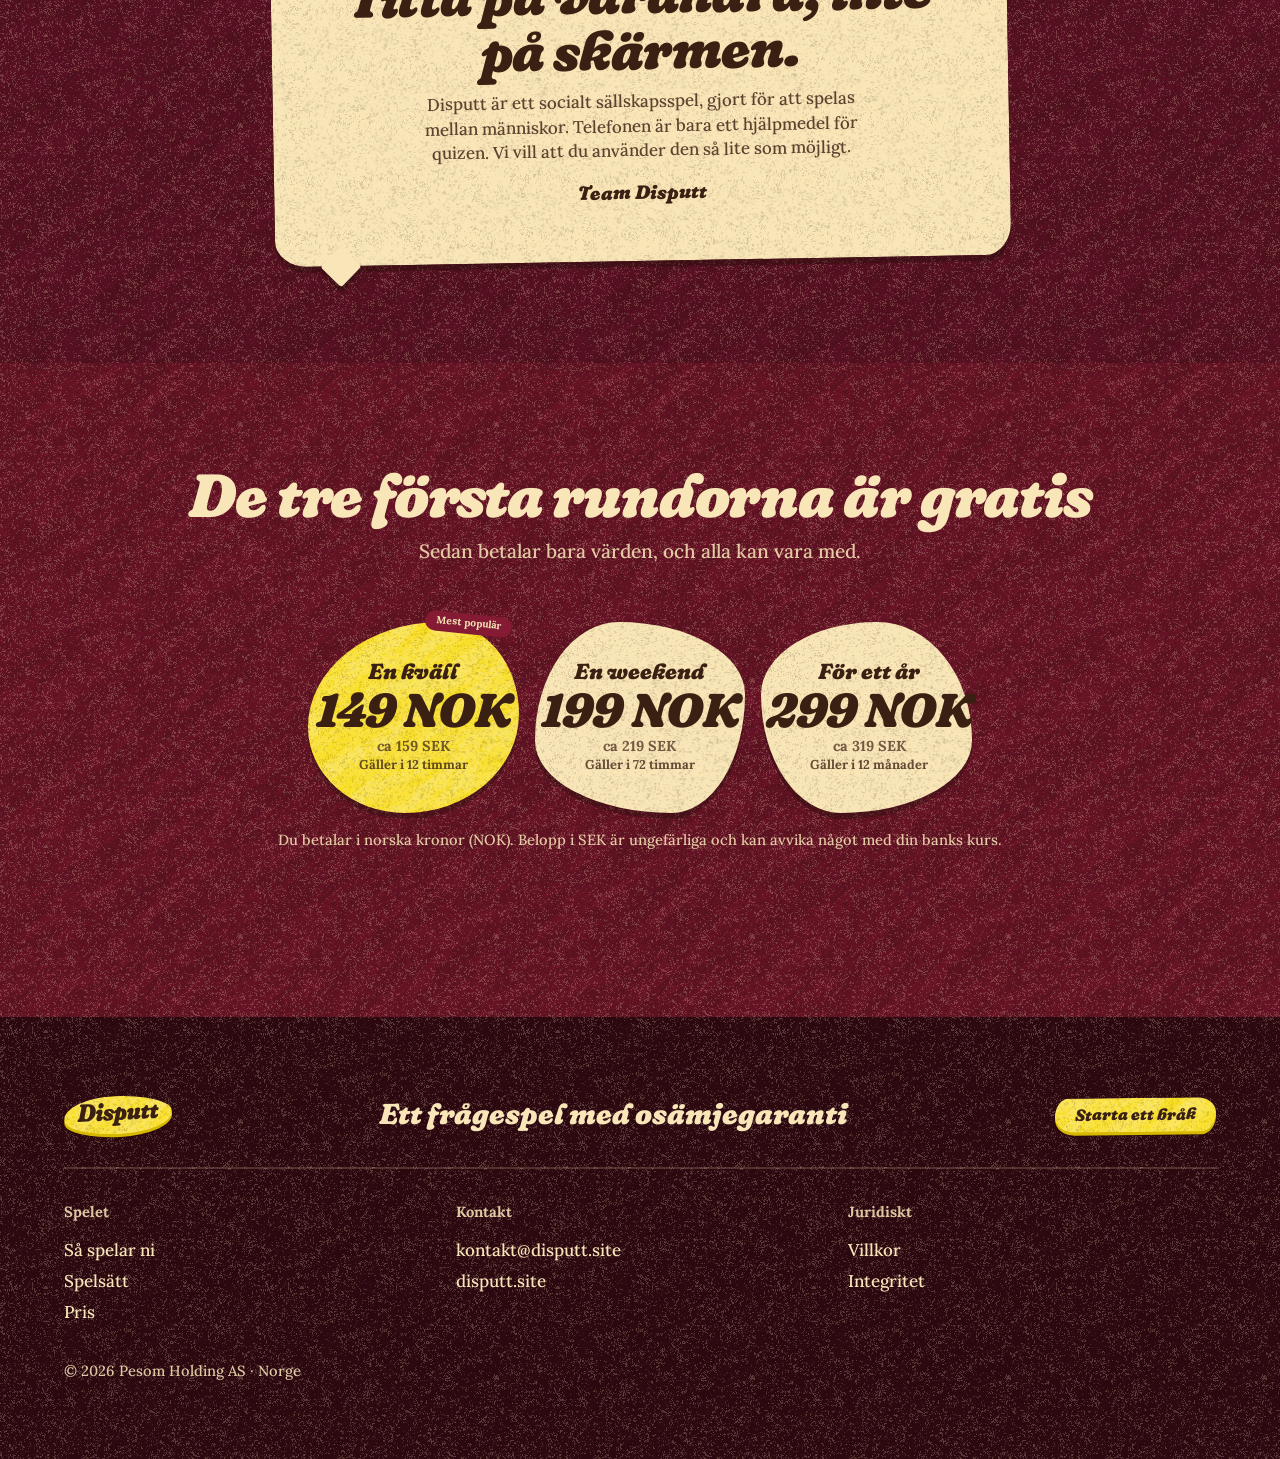
<file: sv/index.html>
<!doctype html>
<html lang="sv" data-sprak="sv">
<head>
<meta charset="utf-8">
<meta name="viewport" content="width=device-width, initial-scale=1, viewport-fit=cover">
<title>Disputt: Diskutera, manipulera och vinn</title>
<meta name="description" content="Disputt är ett frågespel med osämjegaranti för 2–10 vänner. En av er är impostorn som vet svaret och försöker lura resten. Inget konto, ingen app.">
<link rel="canonical" href="https://playdisputt.com/sv/">
<link rel="alternate" hreflang="nb" href="https://playdisputt.com/">
<link rel="alternate" hreflang="da" href="https://playdisputt.com/da/">
<link rel="alternate" hreflang="sv" href="https://playdisputt.com/sv/">
<link rel="alternate" hreflang="x-default" href="https://playdisputt.com/">
<meta name="theme-color" content="#6a1428">
<meta property="og:type" content="website">
<meta property="og:site_name" content="Disputt">
<meta property="og:locale" content="sv_SE">
<meta property="og:title" content="Disputt: Diskutera, manipulera och vinn">
<meta property="og:description" content="Ett frågespel med osämjegaranti för 2–10 vänner. En av er är impostorn och försöker lura resten.">
<meta property="og:url" content="https://playdisputt.com/sv/">
<meta property="og:image" content="https://playdisputt.com/assets/share/disputt-delingsbilde-sv.jpg">
<meta name="twitter:card" content="summary_large_image">
<link rel="apple-touch-icon" href="/assets/icons/apple-touch-icon.png">
<link rel="icon" href="/favicon.svg" type="image/svg+xml">
<link rel="preload" href="/assets/fonts/fraunces-italic.woff2" as="font" type="font/woff2" crossorigin>
<link rel="stylesheet" href="/css/tokens.css">
<link rel="stylesheet" href="/css/base.css">
<link rel="stylesheet" href="/css/components.css">
<link rel="stylesheet" href="/css/landing.css?v=b32e9cce">
<style>

.zz { display: grid; grid-template-columns: 1fr 1.1fr; gap: clamp(2rem, 6vw, 6rem); align-items: center; }
.zz.rev .zt { order: -1; }
.zz .blob { width: min(100%, 26rem); aspect-ratio: 4 / 5; justify-self: center; }
.zt { display: grid; gap: var(--s-4); align-content: center; }
.zt .nums { justify-content: flex-start; }
.mini2 { display: grid; gap: var(--s-4); }
.mini2 .mode { grid-template-columns: 5rem 1fr; align-items: center; gap: var(--s-1) var(--s-4); padding: var(--s-4) var(--s-5); }
.mini2 .mode img { grid-row: span 3; width: 5rem; }
.mini2 .mode h3 { font-size: 1.4rem; }
.bubbles { display: grid; grid-template-columns: repeat(3, minmax(0, 1fr)); gap: var(--s-5); align-items: start; margin-top: var(--s-6); }
.bubbles .quote { padding: 2.8rem 2.4rem; }
.bubbles .quote:nth-child(1) { border-radius: var(--blob-b); rotate: -2deg; } .bubbles .quote:nth-child(2) { border-radius: var(--blob-c); margin-top: 2.4rem; rotate: 1.5deg; } .bubbles .quote:nth-child(3) { border-radius: var(--blob-d); rotate: -1deg; }
.bubbles .quote p { font-size: 1.2rem; }
.ratebar { display: flex; flex-wrap: wrap; align-items: center; justify-content: center; gap: var(--s-5); }
.coins { display: grid; grid-template-columns: repeat(3, minmax(0, 1fr)); gap: var(--s-5); max-width: 60rem; margin-inline: auto; }
.coin { position: relative; display: grid; justify-items: center; align-content: center; gap: 0.3rem; aspect-ratio: 1; padding: var(--s-5); text-align: center; color: var(--ink); background: var(--tex-grain), var(--cream); box-shadow: var(--shadow-2); }
.coin:nth-child(1) { border-radius: var(--blob-a); background: var(--tex-grain), var(--tex-light), var(--yellow); } .coin:nth-child(2) { border-radius: var(--blob-b); } .coin:nth-child(3) { border-radius: var(--blob-c); }
.coin b { font-family: var(--font-display); font-weight: 900; font-size: 1.36rem; line-height: 1.1; }
.coin .p { font-family: var(--font-display); font-weight: 900; font-size: clamp(2.6rem, 5.6vw, 4.2rem); line-height: 1; }
.coin span { font-weight: 700; color: rgb(var(--ink-rgb) / 0.78); }
.coin em { position: absolute; top: 12%; right: 10%; padding: 0.15rem 0.7rem; border-radius: var(--r-pill); font-style: normal; font-size: 0.78rem; font-weight: 800; color: var(--cream); background: var(--burgundy-600); rotate: 6deg; }
@media (max-width: 52rem) { .zz { grid-template-columns: 1fr; } .zz.rev .zt { order: 0; } .zz .blob { width: min(76vw, 21rem); } .bubbles { grid-template-columns: 1fr; } .bubbles .quote:nth-child(2) { margin-top: 0; } }

.zz .zt .lead { max-width: 30rem; }
.numbox { display: grid; grid-template-columns: repeat(3, minmax(0, 1fr)); gap: var(--s-3); max-width: 30rem; }
.numbox .card { display: grid; gap: 0.1rem; padding: var(--s-4) var(--s-3); text-align: center; }
.numbox .card:nth-child(1) { rotate: -1.5deg; } .numbox .card:nth-child(2) { rotate: 1deg; } .numbox .card:nth-child(3) { rotate: -0.8deg; }
.numbox b { font-family: var(--font-display); font-weight: 900; font-size: clamp(1.9rem, 3.6vw, 2.8rem); line-height: 1; }
.numbox span { font-size: var(--fs-small); font-weight: 700; color: rgb(var(--ink-rgb) / 0.78); }
.langs { display: grid; gap: var(--s-3); }
.langs p { font-size: var(--fs-small); color: var(--fg-muted); max-width: 26rem; }
.lrow { display: flex; flex-wrap: wrap; gap: 0.35rem; }
.lchip { display: inline-flex; align-items: center; gap: 0.35rem; padding: 0.21rem 0.63rem 0.21rem 0.25rem; font-size: 0.74rem; border-radius: var(--r-pill); font-weight: 800; color: var(--ink); background: var(--tex-grain), var(--cream); box-shadow: var(--shadow-1); }
a.lchip { text-decoration: none; transition: transform 0.25s var(--ease), box-shadow 0.25s; }
a.lchip:hover { transform: translateY(-2px) rotate(-1.5deg); }
a.lchip[aria-current] { box-shadow: 0 0 0 2px var(--yellow), var(--shadow-1); }
.lflag { position: relative; display: block; width: 1.33rem; aspect-ratio: 1; border-radius: 50%; overflow: hidden; box-shadow: 0 0 0 2px rgb(var(--ink-rgb) / 0.7); }
.lflag svg { display: block; width: 100%; height: 100%; }
.story-col { display: grid; justify-items: center; gap: var(--s-3); }
#rules { width: min(100%, 24rem); }
.story-col .rgS { width: 100%; }
.story-hint { font-size: var(--fs-small); color: var(--fg-muted); text-align: center; }
.calm .rv { transform: none; filter: none; transition: opacity 0.9s ease; transition-delay: var(--d, 0s); }
.calm .blob.rv { transform: none; }
.calm .rv.in { opacity: 1; }
.btn--slim { white-space: nowrap; }
/* the second blob over the first, at its bottom right */
.mantra { position: relative; display: grid; gap: var(--s-4); justify-items: center; padding: clamp(2rem, 5vw, 3.2rem) clamp(1.5rem, 5vw, 3.5rem) clamp(2.2rem, 5vw, 3.4rem); margin: 0; text-align: center; rotate: -1deg; }
.mantra::after { content: ''; position: absolute; left: 3.2rem; bottom: -0.9rem; width: 1.8rem; height: 1.8rem; background: var(--cream); rotate: 45deg; border-radius: 0.2rem; box-shadow: 4px 4px 0 var(--edge); z-index: -1; }
.mchip { display: inline-flex; align-items: center; gap: 0.45rem; padding: 0.3rem 0.95rem; border-radius: var(--r-pill); font-weight: 800; font-size: var(--fs-small); background: var(--tex-light), var(--yellow); box-shadow: 0 3px 0 var(--yellow-deep); }
.mchip svg { width: 1.1rem; height: 1.1rem; }
.mantra blockquote { margin: 0; display: grid; gap: var(--s-3); }
.mantra .m1 { font-family: var(--font-display); font-weight: 900; font-size: clamp(2rem, 5vw, 3.4rem); line-height: 1.02; letter-spacing: -0.02em; }
.mantra blockquote p:not(.m1) { max-width: 30rem; margin-inline: auto; color: rgb(var(--ink-rgb) / 0.82); }
.mantra figcaption { font-family: var(--font-display); font-weight: 900; font-size: 1.2rem; }
.calm .mantra.rv { transform: none; }
.duo { position: relative; justify-self: center; width: min(100%, 26rem); }
.duo > .blob { width: 100%; aspect-ratio: 4 / 5; }
.duo .duo-b { position: absolute; width: 55.2%; aspect-ratio: 1; right: -16%; bottom: -9%; z-index: 2; border-width: 0.5rem; }
/* the price blobs: 30 % smaller, the text and what is in them as before */
.coins { align-items: center; gap: var(--s-4); max-width: 41.5rem; }
.coin { width: 100%; justify-self: center; aspect-ratio: 212 / 192; padding: 0.3rem; gap: 0.16rem; }
.coin b, .coin .p { white-space: nowrap; }
.coin .p { font-size: 2.96rem; letter-spacing: -0.02em; }
.coin span { text-wrap: balance; max-width: 9.5rem; font-size: 0.8rem; }
.coin em { top: -0.5rem; right: 0.4rem; font-size: 0.64rem; }
.calm .duo.rv { transform: none; }
@media (max-width: 40rem) {
  .coins { gap: 0.4rem; max-width: none; }
  .coin { padding: 0.15rem; gap: 0.08rem; }
  .coin b { font-size: 0.8rem; }
  .coin .p { font-size: 1.55rem; }
  .coin span { font-size: 0.62rem; max-width: 5.6rem; line-height: 1.15; }
  .coin em { font-size: 0.5rem; padding: 0.1rem 0.45rem; top: -0.4rem; right: 0; }
}
@media (max-width: 24rem) { .coin .p { font-size: 1.35rem; } .coin b { font-size: 0.72rem; } .coin span { font-size: 0.56rem; max-width: 3.9rem; } }
/* «ca. 109 DKK» under the price on the Danish and Swedish pages (landing_i18n.py): small, after all the rules above so that it wins */
.coin .p small { display: block; margin-top: 0.3rem; font-family: var(--font-text); font-size: 0.9rem; font-weight: 700; letter-spacing: 0; line-height: 1; white-space: nowrap; color: rgb(var(--ink-rgb) / 0.7); }
@media (max-width: 40rem) { .coin .p small { margin-top: 0.12rem; font-size: 0.5rem; } }
@media (max-width: 24rem) { .coin .p small { font-size: 0.44rem; } }
/* «NOK» is wider than «kr»: on a phone the price in Danish and Swedish is a little smaller so that it stays inside the blob */
@media (max-width: 40rem) { html[lang='da'] .coin .p, html[lang='sv'] .coin .p { font-size: 1.2rem; } html[lang='da'] .coin .p small, html[lang='sv'] .coin .p small { font-size: 0.46rem; } html[lang='da'] .coin span, html[lang='sv'] .coin span { font-size: 0.54rem; } }
@media (max-width: 24rem) { html[lang='da'] .coin .p, html[lang='sv'] .coin .p { font-size: 0.98rem; } html[lang='da'] .coin .p small, html[lang='sv'] .coin .p small { font-size: 0.4rem; } html[lang='da'] .coin span, html[lang='sv'] .coin span { font-size: 0.48rem; } }
@media (max-width: 52rem) { .duo { width: min(70vw, 19rem); margin-right: 3rem; } }
@media (max-width: 52rem) { .zz .story-col { order: 2; } .numbox { max-width: none; } #rules { width: min(100%, 22rem); } }

.slik-head { display: grid; gap: var(--s-3); justify-items: center; text-align: center; margin-bottom: var(--s-6); }
.slik-head .lead { max-width: 34rem; }
.story-col { display: grid; justify-items: center; gap: var(--s-3); width: min(100%, 24rem); }
.story-col #rules, .phone #rules { width: 100%; }
.below { margin-top: clamp(2.5rem, 6vw, 4.5rem); }

/* 1 Spotlys: the four steps as cards in a grid, the story on a big pink blob */
.v1 .steps4 { grid-template-columns: 1fr 1fr; gap: var(--s-4); }
.v1 .steps4 li { grid-template-columns: 1fr; align-content: start; gap: 0.3rem; padding: var(--s-5); border: 0; color: var(--ink); border-radius: var(--r-card); background: var(--tex-grain), var(--cream); box-shadow: var(--shadow-2); }
.v1 .steps4 li:nth-child(2) { background: var(--tex-grain), var(--tex-light), var(--yellow-pale); } .v1 .steps4 li:nth-child(3) { background: var(--tex-grain), var(--tex-light), var(--pink-pale); } .v1 .steps4 li:nth-child(4) { background: var(--tex-grain), var(--tex-light), var(--blue-light); }
.v1 .steps4 li:last-child { border-bottom: 0; }
.v1 .steps4 .n { font-family: var(--font-text); font-size: 0.92rem; font-weight: 800; line-height: 1.2; color: var(--burgundy-500); } .v1 .steps4 p { color: rgb(var(--ink-rgb) / 0.82); }
.spot { position: relative; display: grid; place-items: center; padding: 3.5rem 0; }
.spot::before { content: ''; position: absolute; inset: 0 8%; border-radius: var(--blob-a); background: var(--tex-grain), var(--tex-light), var(--pink); box-shadow: var(--shadow-3); rotate: -2deg; animation: morph 18s ease-in-out infinite; }
.spot .story-col { position: relative; rotate: 1.2deg; }
.spot .story-hint { color: var(--ink); font-weight: 700; }
@media (max-width: 40rem) { .v1 .steps4 { grid-template-columns: 1fr; } .spot { padding: 3.5rem 0 3.2rem; } .spot::before { inset: 0 -4%; border-radius: 4rem 6rem 4.5rem 7rem / 6rem 4rem 7rem 4.5rem; animation: none; } .story-hint span { display: block; } .ft .btn--slim:not(.sticky-cta) { display: none; } }

/* 2 Telefon: the story inside a phone, two of the players peeking out behind it */
.v2 .steps4 { max-width: 40rem; margin-inline: auto; }
.phone-wrap { position: relative; display: grid; justify-items: center; }
.phone { position: relative; z-index: 2; width: min(100%, 26.5rem); padding: 0.75rem; border-radius: 3rem; background: var(--ink); box-shadow: inset 0 0 0 3px rgb(var(--cream-rgb) / 0.2), var(--shadow-3); }
.phone::before { content: ''; position: absolute; z-index: 3; left: 50%; top: 1.15rem; width: 5rem; height: 1.15rem; translate: -50% 0; border-radius: 1rem; background: var(--ink); box-shadow: inset 0 0 0 2px rgb(var(--cream-rgb) / 0.2); }
.phone #rules { width: 100%; }
.phone .rgS { border-radius: 2.3rem; box-shadow: none; }
.phone .rgS__bars { top: 1.9rem; }
.phone .rgS__top { padding-top: 2.6rem; }
.phone-wrap .avatar { position: absolute; z-index: 1; --size: clamp(4rem, 8vw, 6.4rem); box-shadow: 0 5px 0 var(--edge); }
.phone-wrap .pa1 { left: calc(50% - 21rem); top: 12%; --tilt: -8deg; } .phone-wrap .pa2 { right: calc(50% - 21rem); bottom: 14%; --tilt: 7deg; --delay: -3s; }
.v2 .story-hint { margin-top: var(--s-3); }
@media (max-width: 60rem) { .phone-wrap .avatar { display: none; } }

/* 3 Gult bånd: the story on a yellow band across the whole page */
.v3 .steps4 { max-width: 44rem; margin-inline: auto; }
.band3 { position: relative; margin-top: clamp(3rem, 7vw, 5rem); padding: clamp(3rem, 7vw, 5rem) var(--pad); color: var(--ink); background: var(--tex-grain), var(--tex-light), var(--yellow); border-radius: 44px 64px 0 0 / 34px 46px 0 0; box-shadow: 0 -6px 0 var(--edge); }
.band3 .in3 { width: min(100% , 62rem); margin-inline: auto; display: grid; grid-template-columns: 1fr auto; gap: clamp(2rem, 6vw, 5rem); align-items: center; }
.band3 h3 { font-size: clamp(2rem, 4.4vw, 3.4rem); line-height: 1; }
.band3 p { margin-top: var(--s-3); font-size: var(--fs-lead); max-width: 26rem; color: rgb(var(--ink-rgb) / 0.82); }
.band3 .arrow { display: inline-block; margin-top: var(--s-4); font-family: var(--font-display); font-weight: 900; font-size: 1.3rem; }
.band3 .story-hint { color: rgb(var(--ink-rgb) / 0.8); font-weight: 700; }
.band3 #rules { width: min(100%, 24rem); }
@media (max-width: 52rem) { .band3 .in3 { grid-template-columns: 1fr; text-align: center; } .band3 p { margin-inline: auto; } .band3 .story-col { margin-inline: auto; } }

/* 4 Papirkort: the four steps in a row, the story in a paper card with the eight moments of a round next to it */
.v4 .steps4 { grid-template-columns: repeat(4, minmax(0, 1fr)); gap: var(--s-4); }
.v4 .steps4 li { grid-template-columns: 1fr; gap: 0.4rem; padding: var(--s-4) 0 0; border-top: 4px solid var(--yellow); border-bottom: 0 !important; }
.v4 .steps4 li:nth-child(2) { border-color: var(--orange); } .v4 .steps4 li:nth-child(3) { border-color: var(--pink); } .v4 .steps4 li:nth-child(4) { border-color: var(--blue-light); }
.v4 .steps4 h3 { font-size: 1.3rem; } .v4 .steps4 p { font-size: var(--fs-small); }
.paper4 { display: grid; grid-template-columns: auto 1fr; gap: clamp(2rem, 5vw, 4rem); align-items: center; padding: clamp(1.6rem, 4vw, 3rem); color: var(--ink); }
.paper4 h3 { font-size: clamp(1.7rem, 3vw, 2.4rem); line-height: 1.05; }
.paper4 .lead { margin-top: var(--s-2); color: rgb(var(--ink-rgb) / 0.82); }
.eight { display: flex; flex-wrap: wrap; gap: var(--s-2); margin: var(--s-4) 0 0; padding: 0; list-style: none; }
.eight li { display: inline-flex; align-items: center; gap: 0.5rem; padding: 0.3rem 0.8rem 0.3rem 0.35rem; border-radius: var(--r-pill); font-weight: 700; font-size: var(--fs-small); background: rgb(var(--ink-rgb) / 0.09); }
.eight b { display: grid; place-items: center; width: 1.6rem; height: 1.6rem; border-radius: 50%; font-family: var(--font-display); font-weight: 900; font-size: 0.95rem; background: var(--tex-light), var(--yellow); }
.paper4 .story-hint { color: rgb(var(--ink-rgb) / 0.78); }
@media (max-width: 60rem) { .v4 .steps4 { grid-template-columns: 1fr 1fr; } .paper4 { grid-template-columns: 1fr; justify-items: center; } }
@media (max-width: 40rem) { .v4 .steps4 { grid-template-columns: 1fr; } }

/* 5 Klistremerke: the story tilted like a sticker, with a «Trykk!» badge */
.v5 .steps4 { max-width: 40rem; margin-inline: auto; }
.sticker { position: relative; display: grid; justify-items: center; gap: var(--s-3); }
.sticker .story-col { position: relative; rotate: -2.2deg; padding: 0.6rem; border-radius: var(--r-card); background: var(--cream); box-shadow: var(--shadow-3); }
.sticker .story-col .story-hint { color: var(--ink); padding-bottom: 0.2rem; font-weight: 700; }
.badge5 { position: absolute; z-index: 3; right: calc(50% - 15.5rem); top: -1.6rem; display: grid; place-items: center; width: 5.6rem; height: 5.6rem; padding: 0.6rem; border-radius: 50% 46% 54% 48% / 48% 52% 48% 52%; text-align: center; font-family: var(--font-display); font-weight: 900; font-size: 1.15rem; line-height: 1; color: var(--ink); background: var(--tex-grain), var(--tex-light), var(--yellow); box-shadow: 0 5px 0 var(--yellow-deep), 0 5px 0 1px var(--edge); rotate: 12deg; animation: wobble 5s ease-in-out infinite; }
.sticker .avatar { position: absolute; z-index: 3; --size: 4.6rem; box-shadow: 0 5px 0 var(--edge); }
.sticker .sa1 { left: calc(50% - 17.5rem); bottom: 4rem; --tilt: -7deg; } 
.scr { display: inline-block; padding-bottom: 0.28em; background: url('/assets/art/scribble-underline.svg') left bottom / 100% 0.42em no-repeat; }
@media (max-width: 52rem) { .badge5 { right: calc(50% - 12.5rem); } .sticker .sa1 { display: none; } }

.p4 { display: flex; gap: 0.75rem; height: 28rem; width: min(100%, 62rem); margin-inline: auto; }
.p4-p { position: relative; flex: 1 1 0; min-width: 0; padding: 0; overflow: hidden; cursor: pointer; text-align: left; font: inherit; color: var(--cream); background: var(--burgundy-900); border: 0.4rem solid var(--cream); border-radius: 2.2rem 3rem 2.4rem 2.8rem / 2.8rem 2.2rem 3rem 2.4rem; box-shadow: var(--shadow-2); transition: flex-grow 0.65s var(--ease-out); -webkit-tap-highlight-color: transparent; }
.p4-p:nth-child(even) { border-radius: 3rem 2.2rem 2.8rem 2.4rem / 2.2rem 3rem 2.4rem 2.8rem; }
.p4-p > img { position: absolute; inset: 0; width: 100%; height: 100%; object-fit: cover; transition: scale 0.8s var(--ease-out), filter 0.4s; filter: brightness(0.7) saturate(0.85); }
.p4-p::after { content: ''; position: absolute; inset: 0; background: linear-gradient(to top, rgb(var(--shadow-rgb) / 0.75), transparent 55%); pointer-events: none; }
.p4-p .cap { position: absolute; z-index: 2; right: 1rem; bottom: 1.2rem; font-family: var(--font-display); font-weight: 900; font-size: 1.45rem; line-height: 1; writing-mode: vertical-rl; rotate: 180deg; white-space: nowrap; transition: opacity 0.3s; }
.p4-p .cap2 { position: absolute; z-index: 2; top: 1rem; left: 1.1rem; padding: 0.35rem 1rem; border-radius: var(--r-pill); font-family: var(--font-display); font-weight: 900; font-size: 1.15rem; line-height: 1.1; color: var(--cream); background: rgb(var(--shadow-rgb) / 0.6); opacity: 0; transition: opacity 0.3s; }
.p4-p:hover > img { filter: brightness(0.85) saturate(1); }
.p4-p[aria-expanded='true'] { flex-grow: 4.4; }
.p4-p[aria-expanded='true'] > img { filter: none; scale: 1.03; }
.p4-p[aria-expanded='true'] .cap { opacity: 0; }
.p4-p[aria-expanded='true'] .cap2 { opacity: 1; transition-delay: 0.3s; }
.p4-p:focus-visible { outline: 3px solid var(--yellow); outline-offset: 4px; }
.p4-t { position: absolute; z-index: 3; left: 0.9rem; right: 0.9rem; bottom: 0.9rem; display: grid; grid-template-columns: 4.6rem 1fr; gap: 1rem; align-items: center; padding: 1.1rem 1.3rem; color: var(--ink); background: var(--tex-grain), var(--cream); border-radius: var(--r-card); opacity: 0; translate: 0 14px; pointer-events: none; transition: opacity 0.3s, translate 0.4s var(--ease-out); }
.p4-p[aria-expanded='true'] .p4-t { opacity: 1; translate: 0 0; transition-delay: 0.3s; }
.p4-t img { width: 100%; height: auto; }
.p4-t .k { display: block; font-size: 0.85rem; font-weight: 800; color: var(--orange-deep); }
.p4-t b { display: block; font-family: var(--font-display); font-weight: 900; font-size: 1.5rem; line-height: 1.05; margin: 0.05rem 0 0.2rem; }
.p4-t .p { display: block; font-size: 0.93rem; color: rgb(var(--ink-rgb) / 0.85); }
@media (max-width: 44rem) {
  .p4 { flex-direction: column; height: auto; gap: 0.6rem; }
  .p4-p { flex: none; height: 5.2rem; transition: height 0.6s var(--ease-out); }
  .p4-p[aria-expanded='true'] { height: 23rem; }
  .p4-p .cap { writing-mode: horizontal-tb; rotate: 0deg; left: 1.1rem; right: auto; bottom: 1.5rem; font-size: 1.35rem; }
  .p4-p .cap2 { font-size: 1.05rem; top: 0.8rem; left: 0.9rem; }
  .p4-t { grid-template-columns: 3.6rem 1fr; padding: 0.9rem 1rem; gap: 0.8rem; }
  .p4-t b { font-size: 1.3rem; }
}
@media (prefers-reduced-motion: reduce) { .p4-p, .p4-p > img, .p4-t, .p4-p .cap2 { transition: none; } }

.qav { display: inline-grid; place-items: center; width: 3rem; height: 3rem; border-radius: 50%; background: var(--orange); box-shadow: var(--shadow-1); flex: none; }
.qav img { width: 78%; }
.q3 { display: flex; gap: 1.2rem; overflow-x: auto; scroll-snap-type: x mandatory; padding: 1.2rem var(--pad) 1.8rem; margin-inline: calc(var(--pad) * -1); scrollbar-width: none; }
.q3::-webkit-scrollbar { display: none; }
.q3-c { flex: 0 0 min(80%, 21rem); scroll-snap-align: center; display: grid; align-content: space-between; gap: 1.4rem; min-height: 15rem; margin: 0; padding: 1.6rem 1.5rem 1.4rem; color: var(--ink); background: var(--tex-grain), var(--cream); border-radius: var(--r-card); box-shadow: var(--shadow-2); rotate: -1deg; }
.q3-c:nth-child(2) { background: var(--tex-grain), var(--tex-light), var(--yellow); rotate: 1.2deg; }
.q3-c:nth-child(3) { background: var(--tex-grain), var(--pink-pale); rotate: -0.6deg; }
.q3-c:nth-child(4) { background: var(--tex-grain), var(--lime-light); rotate: 1deg; }
.q3-q { margin: 0; font-family: var(--font-display); font-weight: 800; font-size: 1.3rem; line-height: 1.25; }
.q3-q::before { content: '\201C'; display: block; font-size: 3rem; line-height: 0.6; color: var(--burgundy-600); }
.q3-by { display: flex; align-items: center; gap: 0.7rem; font-size: 0.88rem; }
.q3-by b { display: block; }
.eks { margin: 1.6rem auto 0; max-width: 34rem; text-align: center; font-size: 0.85rem; font-weight: 700; color: rgb(var(--cream-rgb) / 0.6); }
@media (min-width: 62rem) { .q3 { justify-content: center; overflow: visible; } .q3-c { flex: 1 1 0; } }

.cards2 { display: grid; grid-template-columns: 1fr 1fr; gap: var(--s-5); } @media (max-width: 52rem) { .cards2 { grid-template-columns: 1fr; } }
</style>
</head>
<body class="calm">
<header class="hero">
  <div class="stack">
    <a class="logo-sticker hero-logo" href="#" aria-label="Disputt"><img src="/assets/logo/disputt-logo.svg" alt="Disputt" width="300" height="130"></a>
    <figure class="blob blob--xl cf">
      <img src="/img/hytta.jpg" alt="" style="object-position: 52% 62%"><img src="/img/kveld.jpg" alt="" style="object-position: 52% 50%"><img src="/img/te.jpg" alt="" style="object-position: 50% 52%"><img src="/img/kort.jpg" alt="" style="object-position: 50% 42%">
    </figure>
    <span class="avatar floaty ey e1" style="--tile: var(--orange)" aria-hidden="true"><img src="/assets/avatars/mandarin.svg" alt=""></span>
    <span class="avatar floaty ey e2" style="--tile: var(--lime-light)" aria-hidden="true"><img src="/assets/avatars/lime.svg" alt=""></span>
  </div>
  <p class="tag">Ett frågespel med osämjegaranti</p>
  <h1 class="ta" aria-label="Diskutera, manipulera och vinn.">Diskutera, manipulera <span class="y">och vinn.</span></h1>
  <div class="cta">
    <a class="btn btn--slim" href="https://disputt.site/sv/">Starta ett bråk</a>
    <a class="cue" href="#om" aria-label="Bläddra ner">↓</a>
  </div>
</header>
<a class="btn btn--slim sticky-cta" href="https://disputt.site/sv/">Starta ett bråk</a>
<main class="v1">
<section id="om" class="sec alt"><div class="wrap zz">
  <div class="duo rv"><figure class="blob"><img src="/img/camping.jpg" alt="" style="object-position:50% 52%"></figure><figure class="blob blob--c duo-b"><img src="/img/stue.jpg" alt="" style="object-position:55% 52%"></figure></div>
  <div class="zt"><div class="lrow rv"><a class="lchip" href="/" data-sprak="no" hreflang="nb"><span class="lflag"><svg viewBox="0 0 22 16" preserveAspectRatio="xMidYMid slice"><rect width="22" height="16" fill="#ba0c2f"/><rect x="6" width="4" height="16" fill="#fff"/><rect y="6" width="22" height="4" fill="#fff"/><rect x="7" width="2" height="16" fill="#00205b"/><rect y="7" width="22" height="2" fill="#00205b"/></svg></span>Norsk</a><a class="lchip" href="/da/" data-sprak="da" hreflang="da"><span class="lflag"><svg viewBox="0 0 37 28" preserveAspectRatio="xMidYMid slice"><rect width="37" height="28" fill="#c8102e"/><rect x="12" width="4" height="28" fill="#fff"/><rect y="12" width="37" height="4" fill="#fff"/></svg></span>Dansk</a><a class="lchip" href="/sv/" aria-current="page" data-sprak="sv" hreflang="sv"><span class="lflag"><svg viewBox="0 0 16 10" preserveAspectRatio="xMidYMid slice"><rect width="16" height="10" fill="#006aa7"/><rect x="5" width="2" height="10" fill="#fecc02"/><rect y="4" width="16" height="2" fill="#fecc02"/></svg></span>Svenska</a></div><h2 class="big">Ett sällskapsspel, inte ett skärmspel</h2><p class="lead rv">Telefonen läser upp frågan och håller koll på poängen. Resten sker runt bordet. Allt körs i webbläsaren, utan app och utan konto.</p><div class="numbox"><div class="card card--paper rv" style="--d:0.0s"><b>2–10</b><span>spelare</span></div><div class="card card--paper rv" style="--d:0.1s"><b>300+</b><span>frågor</span></div><div class="card card--paper rv" style="--d:0.2s"><b>3</b><span>språk</span></div></div><div class="langs rv"><p>Spelet finns på norska, danska och svenska, med egna frågor om varje land.</p></div></div>
</div></section>

<section id="slik" class="sec"><div class="wrap mid"><div class="slik-head"><h2 class="h2">Så spelar ni</h2><p class="lead rv">En av er är impostorn och vet svaret. Resten måste bli överens om rätt svar utan att låta sig luras.</p></div><ol class="steps4"><li class="rv" style="--d:0.0s"><span class="n">Steg 1</span><div><h3>Alla får en roll</h3><p>De flesta är lojala, men en är impostor. Är ni sex eller fler, är det två impostorer.</p></div></li><li class="rv" style="--d:0.08s"><span class="n">Steg 2</span><div><h3>Diskutera!</h3><p>Gruppen får en fråga, och en av er läser upp den. Bara impostorn vet svaret och försöker lura er att svara fel.</p></div></li><li class="rv" style="--d:0.16s"><span class="n">Steg 3</span><div><h3>Lås svaret</h3><p>Bli överens och lås svaret. Ni måste själva komma på hur ni ska bli överens. Sedan räknas det ner från 5.</p></div></li><li class="rv" style="--d:0.24s"><span class="n">Steg 4</span><div><h3>Impostorn avslöjar sig</h3><p>Impostorn säger rätt svar högt. Rätt svar ger de lojala poäng, fel svar ger impostorn poäng.</p></div></li></ol><div class="spot below rv"><div class="story-col"><div id="rules" aria-label="Så spelar ni" translate="no"></div><p class="story-hint"><span>Tryck för att gå vidare.</span> <span>Håll nedtryckt för att pausa.</span></p></div></div></div></section>

<section id="maater" class="sec alt"><div class="wrap"><div class="sec-head center"><h2 class="h2">Spela var som helst</h2><p class="lead rv">Välj var ni är, så visar vi hur ni spelar bäst.</p></div><div class="p4 rv" translate="no"><button class="p4-p" type="button" aria-expanded="true"><img src="/img/bil.jpg" alt="" style="object-position:50% 45%"><span class="cap">I bilen</span><span class="cap2" aria-hidden="true">I bilen</span><span class="p4-t"><img src="/assets/art/bil.svg" alt=""><span><span class="k">Bilresläge</span><b>På en telefon</b><span class="p">Telefonen skickas runt. Perfekt för bilresan, färjan och väntrummet.</span></span></span></button><button class="p4-p" type="button" aria-expanded="false"><img src="/img/hytta.jpg" alt="" style="object-position:52% 62%"><span class="cap">I stugan</span><span class="cap2" aria-hidden="true">I stugan</span><span class="p4-t"><img src="/assets/art/hytte.svg" alt=""><span><span class="k">Stugläge</span><b>På varsin telefon</b><span class="p">Alla går med från sin egen telefon med en kod eller QR-kod. Perfekt för stugan och förfesten.</span></span></span></button><button class="p4-p" type="button" aria-expanded="false"><img src="/img/vors.jpg" alt="" style="object-position:38% 40%"><span class="cap">På förfest</span><span class="cap2" aria-hidden="true">På förfest</span><span class="p4-t"><img src="/assets/art/hytte.svg" alt=""><span><span class="k">Stugläge</span><b>På varsin telefon</b><span class="p">Alla går med från sin egen telefon med en kod eller QR-kod. Perfekt för stugan och förfesten.</span></span></span></button><button class="p4-p" type="button" aria-expanded="false"><img src="/img/stue.jpg" alt="" style="object-position:55% 52%"><span class="cap">I vardagsrummet</span><span class="cap2" aria-hidden="true">I vardagsrummet</span><span class="p4-t"><img src="/assets/art/bil.svg" alt=""><span><span class="k">Bilresläge</span><b>På en telefon</b><span class="p">Telefonen skickas runt. Perfekt för bilresan, färjan och väntrummet.</span></span></span></button></div></div></section>

<section id="sitater" class="sec"><div class="wrap"><div class="sec-head center"><h2 class="h2" id="sitater-h">Det här säger spelarna</h2></div><div class="q3 rv" role="region" aria-labelledby="sitater-h" tabindex="0"><figure class="q3-c"><blockquote class="q3-q">Vi var oeniga hela kvällen, och det var precis det som var kul.</blockquote><figcaption class="q3-by"><span class="qav"><img src="/assets/avatars/mandarin.svg" alt=""></span><span><b>Jenny</b></span></figcaption></figure><figure class="q3-c"><blockquote class="q3-q">Jag trodde att jag var bra på att ljuga. Jag hade fel.</blockquote><figcaption class="q3-by"><span class="qav"><img src="/assets/avatars/lime.svg" alt=""></span><span><b>Marlin</b></span></figcaption></figure><figure class="q3-c"><blockquote class="q3-q">Det här var överraskande kul, vi spelade till slut i två timmar hela kvällen.</blockquote><figcaption class="q3-by"><span class="qav"><img src="/assets/avatars/kirsebaer.svg" alt=""></span><span><b>Julian</b></span></figcaption></figure><figure class="q3-c"><blockquote class="q3-q">Enkelt att komma igång, och svårt att sluta.</blockquote><figcaption class="q3-by"><span class="qav"><img src="/assets/avatars/blabaer.svg" alt=""></span><span><b>Mats</b></span></figcaption></figure></div></div></section>

<section id="mantra" class="sec alt"><div class="wrap narrow">
  <figure class="mantra card card--paper rv">
    <span class="mchip"><svg viewBox="0 0 24 24" aria-hidden="true"><path d="M12 3L14.65 8.96L21.13 9.63L16.28 13.99L17.64 20.37L12 17.1L6.36 20.37L7.72 13.99L2.87 9.63L9.35 8.96Z" fill="currentColor" stroke="currentColor" stroke-width="2.4" stroke-linejoin="round"/></svg>Vårt mantra</span>
    <blockquote><p class="m1">Titta på varandra, inte på skärmen.</p><p>Disputt är ett socialt sällskapsspel, gjort för att spelas mellan människor. Telefonen är bara ett hjälpmedel för quizen. Vi vill att du använder den så lite som möjligt.</p></blockquote>
    <figcaption>Team Disputt</figcaption>
  </figure>
</div></section>

<section id="pris" class="sec"><div class="wrap">
  <div class="sec-head center"><h2 class="h2">De tre första rundorna är gratis</h2><p class="lead rv">Sedan betalar bara värden, och alla kan vara med.</p></div>
  <div class="coins">
    <div class="coin rv"><em>Mest populär</em><b>En kväll</b><div class="p">149 NOK<small>ca 159 SEK</small></div><span>Gäller i 12 timmar</span></div>
    <div class="coin rv" style="--d:.1s"><b>En weekend</b><div class="p">199 NOK<small>ca 219 SEK</small></div><span>Gäller i 72 timmar</span></div>
    <div class="coin rv" style="--d:.2s"><b>För ett år</b><div class="p">299 NOK<small>ca 319 SEK</small></div><span>Gäller i 12 månader</span></div>
  </div>
  <p class="note rv">Du betalar i norska kronor (NOK). Belopp i SEK är ungefärliga och kan avvika något med din banks kurs.</p>
</div></section>
</main>
<footer class="ft">
  <div class="wrap">
    <div class="ft-top"><a class="logo-sticker logo-sticker--sm" href="#" aria-label="Disputt"><img src="/assets/logo/disputt-logo.svg" alt="Disputt" width="300" height="130"></a><span class="tg">Ett frågespel med osämjegaranti</span><a class="btn btn--slim" href="https://disputt.site/sv/">Starta ett bråk</a></div>
    <div class="ft-cols">
      <div><h5>Spelet</h5><a href="#slik">Så spelar ni</a><a href="#maater">Spelsätt</a><a href="#pris">Pris</a></div>
      <div><h5>Kontakt</h5><a href="mailto:kontakt@disputt.site">kontakt@disputt.site</a><a href="https://disputt.site/sv/">disputt.site</a></div>
      <div><h5>Juridiskt</h5><a href="https://disputt.site/sv/vilkar.html">Villkor</a><a href="https://disputt.site/sv/personvern.html">Integritet</a></div>
    </div>
    <p class="ft-legal">© 2026 Pesom Holding AS · Norge</p>
  </div>
</footer>
<script src="/js/landing.js?v=03b93185"></script>
<script type="module">

// The game's own animated rules ("Slik spiller dere"), drawn by the same Preact component the game uses (public/js/regler/).
import('/js/vendor/htm-preact.js').then(async ({ html, render }) => {
  const { setLang } = await import('/js/i18n/lang.js'); // the story is the game's own, in the language of the page
  setLang(document.documentElement.dataset.sprak || 'no'); // (data-sprak: the game's lang.js rewrites <html lang> itself as soon as it is loaded)
  const { RulesHub } = await import('/js/regler/hub.js');
  render(html`<${RulesHub} />`, document.getElementById('rules'));
}).catch((e) => { document.getElementById('rules').textContent = 'Kunde inte läsa in animationen.'; console.error(e); });

(() => {
  const panels = [...document.querySelectorAll('.p4-p')];
  panels.forEach((b) => b.addEventListener('click', () => panels.forEach((o) => o.setAttribute('aria-expanded', o === b ? 'true' : 'false'))));
})();

</script>
</body>
</html>
</file>
<file: css/tokens.css>
/* ==========================================================================
   DISPUTT DESIGN SYSTEM — tokens
   Surreal, oil-pastel / crayon look on deep burgundy. Colours are sampled from the
   reference drawings; the display face is Fraunces (soft + wonky), the text face Lora.
   ========================================================================== */

@font-face {
  font-family: 'Disputt Display';
  src: url('../assets/fonts/fraunces-italic.woff2') format('woff2');
  font-weight: 600 900;
  font-style: normal; /* the file already is the italic cut; never ask for italic on top of it */
  font-display: swap;
}
@font-face {
  font-family: 'Disputt Text';
  src: url('../assets/fonts/lora.woff2') format('woff2');
  font-weight: 400 700;
  font-style: normal;
  font-display: swap;
}
@font-face {
  font-family: 'Disputt Text';
  src: url('../assets/fonts/lora-italic.woff2') format('woff2');
  font-weight: 400 700;
  font-style: italic;
  font-display: swap;
}

:root {
  /* ---- Burgundy: the page --------------------------------------------- */
  --burgundy-950: #2b0711;
  --burgundy-900: #3d0a18;
  --burgundy-800: #510f21;
  --burgundy-700: #6a1428; /* default page background */
  --burgundy-600: #841a33;
  --burgundy-500: #a62f38;

  /* ---- Crayon palette (sampled from the reference drawings) ----------- */
  --yellow: #fae025;
  --yellow-pale: #fff3a0;
  --yellow-deep: #d7b800;
  --lime: #7eba2d;
  --lime-light: #c4d74a;
  --lime-deep: #4c8a12;
  --orange: #f8852c;
  --orange-deep: #c9600f;
  --coral: #e55666;
  --coral-deep: #b73346;
  --pink: #f48b8f;
  --pink-pale: #f0c3c5;
  --pink-deep: #c9575e;
  --violet: #b170b4;
  --violet-deep: #7b3f9e;
  --blue: #2261c6; /* "loyal" screen; 4.7:1 against cream text */
  --blue-light: #88c6db;
  --blue-deep: #1a4aa6;
  --indigo: #2230c8;
  --teal: #1b838c;
  --teal-light: #53a0a7;
  --red: #c61a2b; /* "impostor" screen; 4.7:1 against cream text */
  --red-deep: #8f1220;

  /* "White" and "black" are never pure: a butter cream and a dark chocolate brown. The -rgb triplets exist so that
     translucent versions (rgb(var(--cream-rgb) / .5)) follow the palette instead of hard-coding it. */
  --cream: #f8e6b8; /* every "white": text on burgundy, paper cards, cream buttons, the QR code's background */
  --cream-dim: #dcc592; /* the edge under cream buttons */
  --ink: #3a2012; /* every "black": the logo and all text on light paper, the QR code's modules */
  --cream-rgb: 248 230 184;
  --ink-rgb: 58 32 18;
  --shadow-rgb: 32 12 6; /* hard crayon shadows: a dark warm brown, not black */

  /* ---- Semantic colours ------------------------------------------------ */
  --bg: var(--burgundy-700);
  --fg: var(--cream);
  --fg-muted: rgb(var(--cream-rgb) / 0.86);
  --surface: var(--burgundy-600);
  --surface-deep: var(--burgundy-800);
  --accent: var(--yellow);
  --good: var(--lime);
  --bad: var(--pink);
  --role-impostor: var(--red);
  --role-loyal: var(--blue);
  --focus: var(--yellow);

  /* answer-option colours A–D */
  --opt-a: var(--lime);
  --opt-b: var(--orange);
  --opt-c: var(--pink);
  --opt-d: var(--blue-light);

  /* ---- Textures (generated by `npm run art`) --------------------------- */
  --tex-grain: url('../assets/textures/grain-soft.png'); /* grain.png with its alpha dialled down (tools/art/soften.mjs) */
  --tex-light: url('../assets/textures/crayon-light.png');
  --tex-light-soft: url('../assets/textures/crayon-light-soft.png'); /* big fields that carry body text */
  --tex-dark: url('../assets/textures/crayon-dark.png');

  /* ---- Type ------------------------------------------------------------ */
  --font-display: 'Disputt Display', 'Fraunces', 'Cooper Black', 'Georgia', serif;
  --font-text: 'Disputt Text', 'Lora', 'Georgia', 'Times New Roman', serif;

  --fs-hero: clamp(3.6rem, 19vw, 6rem);
  --fs-h1: clamp(2.5rem, 12vw, 3.6rem);
  --fs-h2: clamp(1.8rem, 8vw, 2.3rem);
  --fs-h3: 1.4rem;
  --fs-lead: 1.2rem;
  --fs-body: 1.0625rem;
  --fs-small: 0.92rem;
  --fs-micro: 0.78rem;

  /* ---- Space (4px grid) ------------------------------------------------ */
  --s-1: 0.25rem;
  --s-2: 0.5rem;
  --s-3: 0.75rem;
  --s-4: 1rem;
  --s-5: 1.5rem;
  --s-6: 2rem;
  --s-7: 3rem;
  --page-x: max(1.1rem, env(safe-area-inset-left), env(safe-area-inset-right));
  --page-top: max(1rem, env(safe-area-inset-top));
  --page-bottom: max(1rem, env(safe-area-inset-bottom));

  /* ---- Shapes: nothing is a perfect rectangle ------------------------- */
  --r-btn: 26px 34px 28px 36px / 34px 27px 36px 29px;
  --r-card: 24px 30px 26px 32px / 30px 24px 32px 26px;
  --r-input: 18px 24px 20px 26px / 24px 18px 26px 20px;
  --r-blob: 58% 42% 54% 46% / 47% 56% 44% 53%;
  --r-sheet: 34px 40px 0 0 / 30px 26px 0 0;
  --r-pill: 999px;

  /* ---- Depth: hard "crayon" offsets instead of blurry shadows ---------- */
  --edge: rgb(var(--shadow-rgb) / 0.36);
  --shadow-1: 0 3px 0 var(--edge);
  --shadow-2: 0 6px 0 var(--edge);
  --shadow-3: 0 10px 0 var(--edge);
  /* An alpha mask (only its opacity counts): the fade above the bar at the bottom of a screen (.dock::before in base.css). */
  --fade-mask: linear-gradient(to top, #000 0%, rgb(0 0 0 / 0.55) 45%, transparent 100%);

  /* ---- Motion ----------------------------------------------------------- */
  --ease-bounce: cubic-bezier(0.34, 1.56, 0.64, 1);
  --ease-out: cubic-bezier(0.22, 1, 0.36, 1);
  --dur-1: 120ms;
  --dur-2: 220ms;
  --dur-3: 420ms;

  /* ---- Layout ------------------------------------------------------------ */
  --app-width: 30rem;
}
</file>
<file: css/base.css>
/* ==========================================================================
   DISPUTT DESIGN SYSTEM — base: reset, page, typography, utilities
   ========================================================================== */

*,
*::before,
*::after {
  box-sizing: border-box;
}

html {
  -webkit-text-size-adjust: 100%;
  text-size-adjust: 100%;
  color-scheme: dark;
  background: var(--burgundy-800);
}

body {
  margin: 0;
  min-height: 100vh;
  min-height: 100dvh;
  color: var(--fg);
  font-family: var(--font-text);
  font-size: var(--fs-body);
  line-height: 1.45;
  font-weight: 500;
  background: var(--tex-grain), var(--tex-dark), var(--bg);
  overscroll-behavior-y: none;
  touch-action: manipulation; /* no double-tap zoom; pinch zoom still works */
  -webkit-tap-highlight-color: transparent;
  -webkit-font-smoothing: antialiased;
  -moz-osx-font-smoothing: grayscale;
  text-rendering: optimizeLegibility;
}

h1,
h2,
h3,
h4,
.display {
  margin: 0;
  font-family: var(--font-display);
  font-weight: 900;
  line-height: 1.02;
  letter-spacing: -0.012em;
  text-wrap: balance;
  /* Names end up in headings ("Kari har spørsmålet", "Petter vant!"), and a name is the one thing in them that cannot be
     broken at a space: better broken anywhere than run off the screen. */
  overflow-wrap: anywhere;
}
h1 { font-size: var(--fs-h1); }
h2 { font-size: var(--fs-h2); }
h3 { font-size: var(--fs-h3); line-height: 1.1; }

p { margin: 0; text-wrap: pretty; overflow-wrap: anywhere; } /* (names sit in sentences too, and a name has no spaces to break at) */
a { color: var(--yellow); text-underline-offset: 0.2em; text-decoration-thickness: 2px; }
strong, b { font-weight: 700; }
small, .small { font-size: var(--fs-small); }
img, svg { display: block; max-width: 100%; }
img { -webkit-user-drag: none; }

button,
input,
select,
textarea {
  font: inherit;
  color: inherit;
}
button { touch-action: manipulation; }

:focus-visible {
  outline: 3px solid var(--focus);
  outline-offset: 3px;
  border-radius: 8px;
}

::selection { background: var(--yellow); color: var(--ink); }

/* ---- App shell ------------------------------------------------------------ */
#app {
  position: relative;
  isolation: isolate;
  width: 100%;
  max-width: var(--app-width);
  min-height: 100vh;
  min-height: 100dvh;
  margin: 0 auto;
  overflow-x: clip;
}

.screen {
  position: relative;
  display: flex;
  flex-direction: column;
  min-height: 100vh;
  min-height: 100dvh;
  padding: var(--page-top) var(--page-x) 0;
}
.screen > .grow { flex: 1 0 auto; }
.stack { display: flex; flex-direction: column; gap: var(--s-4); }
.stack--tight { gap: var(--s-2); }
.stack--loose { gap: var(--s-5); }
.row { display: flex; align-items: center; gap: var(--s-3); }
.row--wrap { flex-wrap: wrap; }
.row--between { justify-content: space-between; }
.row--center { justify-content: center; }
.center { text-align: center; }
.muted { color: var(--fg-muted); }
.lead { font-size: var(--fs-lead); line-height: 1.35; }
/* (ordinary lower-case text: no capitals, and no wide letter-spacing, which only made sense for capitals) */
.eyebrow {
  font-family: var(--font-text);
  font-size: 0.88rem;
  font-weight: 700;
  letter-spacing: 0.01em;
  color: var(--fg-muted);
}
.sr-only {
  position: absolute !important;
  width: 1px; height: 1px;
  margin: -1px; padding: 0;
  overflow: hidden; clip: rect(0 0 0 0);
  white-space: nowrap; border: 0;
}
[hidden] { display: none !important; }

/* The bar with a screen's main action (a button), frozen to the bottom of the screen. Its background is solid: the last
   layer is an opaque colour, so nothing that scrolls underneath shows through its text or its button. (A bar that only
   has text or links is not frozen at all: that is `.foot`, below. `node tools/qa/overlap.mjs` checks both rules.) */
.dock {
  --page-bg: var(--burgundy-700);
  --dock-tex: var(--tex-dark);
  position: sticky;
  bottom: 0;
  z-index: 5;
  margin: auto calc(var(--page-x) * -1) 0;
  padding: var(--s-4) var(--page-x) var(--page-bottom);
  background: var(--tex-grain), var(--dock-tex), var(--page-bg);
}
/* A soft edge: what scrolls up to the bar fades into the bar instead of being cut off by a straight line. The fade has the bar's own
   grain and crayon and is faded out with a mask. (A plain colour gradient was a smooth strip across the textured page, with a seam
   where the bar's texture began.) */
.dock::before {
  content: '';
  position: absolute;
  left: 0;
  right: 0;
  bottom: 100%;
  height: 2rem;
  background: var(--tex-grain), var(--dock-tex), var(--page-bg);
  -webkit-mask-image: var(--fade-mask);
  mask-image: var(--fade-mask);
  pointer-events: none;
}
.dock > * + * { margin-top: var(--s-3); }

/* The end of a page: text and links that need no freezing (waiting for the host, "how to play"). It sits after the
   content, and at the bottom of the screen when the content is short. */
.foot {
  margin-top: auto;
  padding: var(--s-5) 0 var(--page-bottom);
}
.foot > * + * { margin-top: var(--s-3); }

/* A screen that ends without a bar: the same room under the last thing on it. */
.screen--padded { padding-bottom: var(--page-bottom); }

/* Hand-drawn underline under a word */
.scribble {
  display: inline-block;
  padding-bottom: 0.28em;
  background: url('../assets/art/scribble-underline.svg') left bottom / 100% 0.42em no-repeat;
}

/* ---- Boot splash (visible until the app mounts) ---------------------------- */
.boot {
  display: grid;
  place-items: center;
  min-height: 100dvh;
}
.boot img { width: 12rem; height: auto; opacity: 0.9; }

/* ---- Motion ------------------------------------------------------------------ */
@keyframes pop {
  0% { transform: scale(0.3) rotate(-14deg); opacity: 0; }
  70% { transform: scale(1.08) rotate(3deg); opacity: 1; }
  100% { transform: scale(1) rotate(0); }
}
@keyframes rise {
  from { transform: translateY(18px); opacity: 0; }
  to { transform: none; opacity: 1; }
}
@keyframes fade { from { opacity: 0; } to { opacity: 1; } }
@keyframes slide-up { from { transform: translateY(100%); } to { transform: none; } }
/* (from above the top edge of the screen: 100% is the element's own height, 4rem is more than the room above it) */
@keyframes drop { from { transform: translateY(calc(-100% - 4rem)); opacity: 0; } to { transform: none; opacity: 1; } }
@keyframes wobble {
  0%, 100% { transform: rotate(var(--tilt, 0deg)) scale(1, 1); }
  25% { transform: rotate(calc(var(--tilt, 0deg) + 2.2deg)) scale(1.025, 0.975); }
  75% { transform: rotate(calc(var(--tilt, 0deg) - 2.2deg)) scale(0.975, 1.025); }
}
@keyframes float {
  0%, 100% { transform: translateY(0) rotate(var(--tilt, 0deg)); }
  50% { transform: translateY(-10px) rotate(calc(var(--tilt, 0deg) + 3deg)); }
}
@keyframes pulse {
  0%, 100% { transform: scale(1); }
  50% { transform: scale(1.06); }
}
@keyframes blink {
  0%, 92%, 100% { transform: scaleY(1); }
  95% { transform: scaleY(0.08); }
}
@keyframes shake {
  0%, 100% { transform: translateX(0); }
  20% { transform: translateX(-6px) rotate(-1deg); }
  40% { transform: translateX(6px) rotate(1deg); }
  60% { transform: translateX(-4px); }
  80% { transform: translateX(4px); }
}
@keyframes drip {
  from { transform: translateY(-120%) rotate(var(--r0, 0deg)); opacity: 1; }
  to { transform: translateY(120vh) rotate(var(--r1, 360deg)); opacity: 1; }
}

.pop-in { animation: pop 0.5s var(--ease-bounce) both; }
.rise-in { animation: rise 0.45s var(--ease-out) both; }

@media (prefers-reduced-motion: reduce) {
  *,
  *::before,
  *::after {
    animation-duration: 0.001ms !important;
    animation-iteration-count: 1 !important;
    transition-duration: 0.001ms !important;
    scroll-behavior: auto !important;
  }
}
</file>
<file: css/components.css>
/* ==========================================================================
   DISPUTT DESIGN SYSTEM — components
   Rule of thumb: flat crayon colour + a layer of grain/strokes on top, wobbly shapes,
   hard offset "shadows" (the crayon edge), a little tilt.
   ========================================================================== */

/* ---- Buttons ----------------------------------------------------------------- */
.btn {
  --btn-bg: var(--yellow);
  --btn-edge: var(--yellow-deep);
  --btn-ink: var(--ink);
  position: relative;
  display: inline-flex;
  align-items: center;
  justify-content: center;
  gap: 0.55em;
  min-height: 3.6rem;
  padding: 0.75rem 1.7rem;
  border: 0;
  border-radius: var(--r-btn);
  font-family: var(--font-display);
  font-weight: 900;
  font-size: 1.4rem;
  line-height: 1;
  color: var(--btn-ink);
  background: var(--tex-grain), var(--tex-light), var(--btn-bg);
  box-shadow: 0 5px 0 var(--btn-edge), 0 5px 0 1px var(--edge);
  transform: rotate(var(--tilt, -0.6deg));
  cursor: pointer;
  user-select: none;
  -webkit-user-select: none;
  text-decoration: none;
  transition: transform var(--dur-1) var(--ease-bounce), box-shadow var(--dur-1) ease, filter var(--dur-2);
}
.btn:active:not(:disabled) {
  transform: translateY(4px) rotate(var(--tilt, -0.6deg));
  box-shadow: 0 1px 0 var(--btn-edge), 0 1px 0 1px var(--edge);
}
.btn:disabled,
.btn[aria-disabled='true'] {
  cursor: not-allowed;
  filter: saturate(0.35) brightness(0.78);
  opacity: 0.7;
}
.btn--lime { --btn-bg: var(--lime); --btn-edge: var(--lime-deep); }
.btn--pink { --btn-bg: var(--pink); --btn-edge: var(--pink-deep); }
.btn--orange { --btn-bg: var(--orange); --btn-edge: var(--orange-deep); }
.btn--cream { --btn-bg: var(--cream); --btn-edge: var(--cream-dim); }
.btn--blue { --btn-bg: var(--blue-light); --btn-edge: var(--teal-light); }
/* «Betal med Vipps» (screens/shoppay.js): a button like the others, in the orange of Vipps (#ff5b24) with a darker edge and white writing. Without the
   light crayon strokes of the other buttons (on orange they show as pale patches): only the grain, which here darkens the orange and never lightens it. */
.btn--vipps {
  --btn-bg: #ff5b24;
  --btn-edge: #c7471c;
  --btn-ink: #fff;
  background: var(--tex-grain), var(--btn-bg);
  background-blend-mode: multiply, normal;
}
.btn--ghost {
  --btn-ink: var(--cream);
  background: transparent;
  box-shadow: inset 0 0 0 3px var(--cream);
}
.btn--ghost:active:not(:disabled) { box-shadow: inset 0 0 0 3px var(--cream); transform: scale(0.97) rotate(var(--tilt, -0.6deg)); }
.btn--block { display: flex; width: 100%; }
.btn--small { min-height: 2.6rem; padding: 0.45rem 1.05rem; font-size: 1.05rem; box-shadow: 0 3px 0 var(--btn-edge), 0 3px 0 1px var(--edge); }
.btn--small.btn--ghost { box-shadow: inset 0 0 0 2px var(--cream); }
.btn--icon { min-width: 3.6rem; padding: 0.45rem; border-radius: 48% 52% 46% 54% / 54% 46% 52% 48%; font-size: 1.7rem; }
.btn--small.btn--icon { min-width: 2.6rem; font-size: 1.1rem; }
.btn--text {
  min-height: 2.4rem;
  padding: 0.3rem 0.6rem;
  background: none;
  box-shadow: none;
  font-family: var(--font-text);
  font-weight: 700;
  font-size: var(--fs-small);
  color: var(--fg-muted);
  text-decoration: underline;
  text-underline-offset: 0.25em;
  transform: none;
}
.btn--text:active:not(:disabled) { transform: none; box-shadow: none; opacity: 0.7; }

/* ---- Cards ------------------------------------------------------------------- */
.card {
  position: relative;
  padding: var(--s-5);
  border-radius: var(--r-card);
  background: var(--tex-grain), var(--tex-dark), var(--surface);
  box-shadow: inset 0 0 0 2px rgb(var(--cream-rgb) / 0.1), var(--shadow-2);
}
.card--deep { background: var(--tex-grain), var(--tex-dark), var(--surface-deep); }
.card--paper {
  color: var(--ink);
  background: var(--tex-grain), var(--cream);
  box-shadow: var(--shadow-2);
}
.card--yellow { color: var(--ink); background: var(--tex-grain), var(--tex-light), var(--yellow); box-shadow: var(--shadow-2); }
.card--tilt-l { transform: rotate(-1.2deg); }
.card--tilt-r { transform: rotate(1deg); }
.card__title { margin-bottom: var(--s-3); }

/* ---- Form controls --------------------------------------------------------- */
.field { display: flex; flex-direction: column; gap: var(--s-2); }
.field__label {
  font-family: var(--font-display);
  font-weight: 800;
  font-size: 1.15rem;
}
.field__hint { font-size: var(--fs-small); color: var(--fg-muted); }
.field__error { font-size: var(--fs-small); font-weight: 700; color: var(--yellow); }

.input {
  width: 100%;
  min-height: 3.6rem;
  padding: 0.7rem 1.1rem;
  border: 3px solid var(--ink);
  border-radius: var(--r-input);
  font-family: var(--font-text);
  font-weight: 700;
  font-size: 1.35rem; /* >= 16px so iOS does not zoom on focus */
  color: var(--ink);
  background: var(--tex-grain), var(--cream);
  box-shadow: 4px 5px 0 var(--edge);
  appearance: none;
  -webkit-appearance: none;
}
.input::placeholder { color: rgb(var(--ink-rgb) / 0.55); font-weight: 600; }
.input:focus { outline: none; box-shadow: 0 0 0 4px var(--yellow), 4px 5px 0 var(--edge); }
.input--code {
  text-align: center;
  text-transform: uppercase;
  letter-spacing: 0.35em;
  padding-left: 1.45rem;
  font-family: var(--font-display);
  font-weight: 900;
  font-size: 2.4rem;
}
.input--number { text-align: center; font-family: var(--font-display); font-weight: 900; font-size: 2rem; }

/* + / − stepper */
.stepper { display: flex; align-items: center; gap: var(--s-3); }
.stepper .input { text-align: center; flex: 1; min-width: 0; font-family: var(--font-display); font-weight: 900; font-size: 2.2rem; }

/* Segmented control (e.g. 2 / 6 / 10 minutes) */
.segmented { display: grid; grid-auto-flow: column; grid-auto-columns: 1fr; gap: var(--s-2); }
.segmented__item {
  min-height: 3rem;
  padding: 0.35rem 0.4rem;
  border: 0;
  border-radius: var(--r-input);
  font-family: var(--font-display);
  font-weight: 900;
  font-size: 1.25rem;
  line-height: 1;
  color: var(--cream);
  background: rgb(var(--cream-rgb) / 0.12);
  box-shadow: inset 0 0 0 2px rgb(var(--cream-rgb) / 0.28);
  cursor: pointer;
  transition: transform var(--dur-1) var(--ease-bounce);
}
.segmented__item small { display: block; margin-top: 0.15rem; font-family: var(--font-text); font-size: 0.7rem; font-weight: 700; opacity: 0.8; }
.segmented__item:active { transform: scale(0.94); }
.segmented__item[aria-pressed='true'] { color: var(--ink); background: var(--tex-grain), var(--tex-light), var(--yellow); box-shadow: 0 3px 0 var(--yellow-deep); }

/* Compact variant: number with a tiny unit underneath, for tight spaces */
.segmented--compact .segmented__item { min-height: 2.9rem; padding: 0.3rem 0.2rem; font-size: 1.3rem; }
.segmented--compact .segmented__item small { margin-top: 0.1rem; font-size: 0.72rem; letter-spacing: 0.02em; }

/* ---- Avatar ------------------------------------------------------------------ */
.avatar {
  --size: 4rem;
  --tile: var(--yellow);
  position: relative;
  flex: none;
  display: inline-grid;
  place-items: center;
  width: var(--size);
  height: var(--size);
  border-radius: 52% 48% 55% 45% / 48% 54% 46% 52%;
  background: var(--tex-grain), var(--tex-light), var(--tile);
  box-shadow: 0 3px 0 var(--edge);
}
/* The creature is absolutely positioned: it may overflow the tile a little but never takes part in layout. */
.avatar > img:not(.avatar__crown) {
  position: absolute;
  left: 50%;
  top: 50%;
  width: 118%;
  height: 118%;
  max-width: none;
  transform: translate(-50%, -52%);
  object-fit: contain;
  pointer-events: none;
  user-select: none;
}
.avatar--xs { --size: 2rem; box-shadow: 0 2px 0 var(--edge); }
.avatar--sm { --size: 2.9rem; }
.avatar--md { --size: 4rem; }
.avatar--lg { --size: 7rem; box-shadow: 0 5px 0 var(--edge); }
.avatar--xl { --size: min(60vw, 12rem); box-shadow: 0 7px 0 var(--edge); }
/* its own compositing layer: the animation then moves a cached bitmap instead of re-rasterising the filtered SVG */
.avatar--alive { animation: wobble 5s ease-in-out infinite; will-change: transform; }
.avatar--unknown { font-family: var(--font-display); font-weight: 900; font-size: 2.3rem; line-height: 1; color: var(--ink); background: var(--tex-grain), var(--tex-light), var(--cream); }
.avatar--offline { filter: grayscale(0.85) brightness(0.8); opacity: 0.75; }
.avatar__crown {
  position: absolute;
  left: 50%;
  top: -34%;
  width: 70%;
  transform: translateX(-50%) rotate(-8deg);
  z-index: 2;
}
.avatar__badge {
  position: absolute;
  right: -0.25rem;
  bottom: -0.15rem;
  z-index: 2;
  min-width: 1.5rem;
  padding: 0.05rem 0.4rem;
  border-radius: var(--r-pill);
  font-family: var(--font-display);
  font-weight: 900;
  font-size: 0.85rem;
  line-height: 1.4;
  text-align: center;
  color: var(--ink);
  background: var(--yellow);
  box-shadow: 0 2px 0 var(--edge);
}

/* Avatar + name, used in the lobby grid */
.player {
  display: grid;
  justify-items: center;
  gap: var(--s-2);
  width: 5.4rem;
  text-align: center;
  animation: pop 0.55s var(--ease-bounce) both;
}
.player__name {
  max-width: 5.6rem;
  font-weight: 700;
  font-size: 0.95rem;
  line-height: 1.15;
  overflow-wrap: anywhere;
}
.player__tag { font-size: 0.78rem; font-weight: 700; letter-spacing: 0.02em; color: var(--yellow); }
.player--empty .avatar { background: transparent; box-shadow: inset 0 0 0 3px rgb(var(--cream-rgb) / 0.3); border-radius: 50%; animation: pulse 2s ease-in-out infinite; }
.player--empty { animation: none; opacity: 0.85; }
.player-grid { display: flex; flex-wrap: wrap; justify-content: center; gap: var(--s-4) var(--s-3); }

/* Avatar picker */
.picker { display: grid; grid-template-columns: repeat(5, 1fr); gap: var(--s-3) var(--s-2); }
.picker__item {
  position: relative;
  display: grid;
  place-items: center;
  aspect-ratio: 1;
  padding: 0;
  border: 0;
  border-radius: 50%;
  background: transparent;
  cursor: pointer;
  transition: transform var(--dur-2) var(--ease-bounce);
}
.picker__item { min-width: 0; }
.picker__item .avatar { --size: 100%; width: 100%; height: auto; aspect-ratio: 1; }
.picker__item:active:not(:disabled) { transform: scale(0.9); }
.picker__item[aria-checked='true'] { transform: scale(1.14) rotate(-3deg); z-index: 1; }
.picker__item[aria-checked='true'] .avatar { box-shadow: 0 0 0 4px var(--cream), 0 0 0 7px var(--burgundy-900), 0 6px 0 7px var(--edge); }
.picker__item:disabled { cursor: not-allowed; }
.picker__item:disabled .avatar { filter: grayscale(1) brightness(0.55); opacity: 0.55; }
.picker__item:disabled::after {
  content: 'tatt';
  position: absolute;
  inset: auto 0 -0.2rem;
  font-size: 0.76rem;
  font-weight: 700;
  letter-spacing: 0.02em;
  color: var(--cream);
  text-align: center;
}

/* ---- Chips & badges ---------------------------------------------------------- */
.chip {
  display: inline-flex;
  align-items: center;
  gap: 0.45rem;
  padding: 0.3rem 0.85rem;
  border-radius: var(--r-pill);
  font-size: var(--fs-small);
  font-weight: 700;
  line-height: 1.2;
  color: var(--cream);
  background: rgb(var(--cream-rgb) / 0.14);
}
.chip--yellow { color: var(--ink); background: var(--yellow); }
.chip--impostor { color: var(--cream); background: var(--red); box-shadow: 0 2px 0 var(--red-deep); }
.chip--loyal { color: var(--cream); background: var(--blue); box-shadow: 0 2px 0 var(--blue-deep); }
.dot { display: inline-block; width: 0.6rem; height: 0.6rem; border-radius: 50%; background: var(--lime-light); }
.dot--off { background: var(--coral); }

/* ---- Timer -------------------------------------------------------------------- */
.timer {
  display: inline-flex;
  align-items: baseline;
  justify-content: center;
  font-family: var(--font-display);
  font-weight: 900;
  font-size: clamp(4.5rem, 25vw, 7.5rem);
  line-height: 1;
  color: var(--cream);
  text-shadow: 4px 5px 0 var(--edge);
}
.timer__d { display: inline-block; width: 0.66em; text-align: center; }
.timer__c { display: inline-block; width: 0.3em; text-align: center; transform: translateY(-0.06em); }
/* The slanted letters reach out past the box of each digit (the top bar of a 7 over its right edge) and the shadow lies further out still: a phone that
   draws the digits in layers of their own cuts them off at the edge of the box. So every box is wider than its digit, with room for both, and pulled
   back with negative margins so that nothing moves. */
.timer__d, .timer__c { box-sizing: content-box; overflow: visible; padding: 0.08em 0.3em 0.12em 0.16em; margin: -0.08em -0.3em -0.12em -0.16em; }
.timer--low { color: var(--yellow); }
.timer--out { color: var(--pink); animation: pulse 0.9s ease-in-out infinite; }
.timer--sm { font-size: clamp(2.6rem, 13vw, 3.6rem); }
.timer--md { font-size: clamp(3.4rem, 17vw, 4.6rem); }

/* ---- Answer options (radio) ------------------------------------------------- */
.options { display: flex; flex-direction: column; gap: var(--s-3); margin: 0; padding: 0; border: 0; }
.option {
  --o: var(--lime);
  position: relative;
  display: flex;
  align-items: center;
  gap: var(--s-4);
  padding: 0.75rem 1.1rem 0.75rem 0.8rem;
  border-radius: var(--r-card);
  color: var(--ink);
  background: var(--tex-grain), var(--cream);
  box-shadow: var(--shadow-2);
  cursor: pointer;
  user-select: none;
  -webkit-user-select: none;
  transition: transform var(--dur-2) var(--ease-bounce), box-shadow var(--dur-1), background-color var(--dur-2);
}
.option:nth-child(2) { --o: var(--orange); }
.option:nth-child(3) { --o: var(--pink); }
.option:nth-child(4) { --o: var(--blue-light); }
.option input { position: absolute; opacity: 0; pointer-events: none; }
.option__letter {
  flex: none;
  display: grid;
  place-items: center;
  width: 3rem;
  height: 3rem;
  border-radius: 50% 46% 54% 48% / 48% 52% 48% 52%;
  font-family: var(--font-display);
  font-weight: 900;
  font-size: 1.7rem;
  line-height: 1;
  background: var(--tex-grain), var(--tex-light), var(--o);
  box-shadow: 0 3px 0 rgb(var(--ink-rgb) / 0.25);
}
.option__text { flex: 1; font-weight: 700; font-size: 1.25rem; line-height: 1.2; }
.option__check {
  flex: none;
  width: 1.8rem;
  height: 1.8rem;
  border-radius: 50%;
  box-shadow: inset 0 0 0 3px rgb(var(--ink-rgb) / 0.25);
}
.option.is-selected {
  background: var(--tex-grain), var(--tex-light), var(--yellow);
  transform: translateY(3px) rotate(-0.6deg);
  box-shadow: 0 3px 0 var(--yellow-deep), 0 3px 0 1px var(--edge);
}
.option.is-selected .option__check {
  box-shadow: none;
  background: var(--ink) url("data:image/svg+xml,%3Csvg xmlns='http://www.w3.org/2000/svg' viewBox='0 0 24 24' fill='none' stroke='%23fae025' stroke-width='3.4' stroke-linecap='round' stroke-linejoin='round'%3E%3Cpath d='M5 12.5l4.6 4.6L19 7'/%3E%3C/svg%3E") center / 80% no-repeat;
}
.option:has(input:focus-visible) { outline: 3px solid var(--yellow); outline-offset: 3px; }
.option--locked { pointer-events: none; }
.option--locked:not(.is-selected) { opacity: 0.55; }

/* ---- Packages (the host pays once): radio cards, like the answer options ---------------------- */
.plans { display: flex; flex-direction: column; gap: var(--s-3); padding-top: 0.45rem; }
.plan {
  position: relative;
  display: flex;
  align-items: center;
  gap: var(--s-3);
  padding: 0.7rem 1rem 0.7rem 0.9rem;
  border-radius: var(--r-card);
  color: var(--ink);
  background: var(--tex-grain), var(--cream);
  box-shadow: var(--shadow-2);
  cursor: pointer;
  user-select: none;
  -webkit-user-select: none;
  transition: transform var(--dur-2) var(--ease-bounce), box-shadow var(--dur-1), background-color var(--dur-2);
}
.plan input { position: absolute; opacity: 0; pointer-events: none; }
.plan__radio { flex: none; width: 1.7rem; height: 1.7rem; border-radius: 50%; box-shadow: inset 0 0 0 3px rgb(var(--ink-rgb) / 0.3); }
.plan__main { flex: 1; min-width: 0; display: grid; gap: 0.1rem; }
.plan__name { font-family: var(--font-display); font-weight: 900; font-size: 1.4rem; line-height: 1.15; }
.plan__sub { font-weight: 600; font-size: 0.88rem; line-height: 1.25; opacity: 0.8; }
.plan__nr::before { content: '•'; margin: 0 0.4em 0 0.5em; }
/* the badge sits on the card's top edge, so the text inside stays on two short lines */
.plan__badge { position: absolute; top: -0.65rem; right: 1.1rem; padding: 0.1rem 0.7rem 0.15rem; border-radius: var(--r-pill); font-family: var(--font-text); font-weight: 800; font-size: 0.74rem; line-height: 1.3; color: var(--cream); background: var(--burgundy-600); box-shadow: 0 2px 0 var(--edge); transform: rotate(1.5deg); }
.plan__price { flex: none; font-family: var(--font-display); font-weight: 900; font-size: 1.55rem; line-height: 1; white-space: nowrap; }
.plan.is-selected {
  background: var(--tex-grain), var(--tex-light), var(--yellow);
  transform: translateY(3px) rotate(-0.4deg);
  box-shadow: 0 3px 0 var(--yellow-deep), 0 3px 0 1px var(--edge);
}
.plan.is-selected .plan__radio {
  box-shadow: none;
  background: var(--ink) url("data:image/svg+xml,%3Csvg xmlns='http://www.w3.org/2000/svg' viewBox='0 0 24 24' fill='none' stroke='%23fae025' stroke-width='3.4' stroke-linecap='round' stroke-linejoin='round'%3E%3Cpath d='M5 12.5l4.6 4.6L19 7'/%3E%3C/svg%3E") center / 80% no-repeat;
}
.plan:has(input:focus-visible) { outline: 3px solid var(--yellow); outline-offset: 3px; }
.plan--locked { pointer-events: none; }
.plan--locked:not(.is-selected) { opacity: 0.55; }

/* ---- Paying in the Shopify shop: the box to tick (the right of withdrawal ends when the access is delivered at once), and the bar
   while the host pays in the other tab ---------------------------------------------------------------------------------------- */
.consent { position: relative; display: flex; align-items: flex-start; gap: var(--s-3); font-size: var(--fs-small); line-height: 1.35; text-align: left; cursor: pointer; }
.consent input { position: absolute; opacity: 0; pointer-events: none; }
.consent__box { flex: none; width: 1.5rem; height: 1.5rem; margin-top: 0.05rem; border-radius: 0.4rem; box-shadow: inset 0 0 0 3px rgb(var(--cream-rgb) / 0.75); }
.consent input:checked + .consent__box {
  box-shadow: none;
  background: var(--yellow) url("data:image/svg+xml,%3Csvg xmlns='http://www.w3.org/2000/svg' viewBox='0 0 24 24' fill='none' stroke='%233a2012' stroke-width='3.4' stroke-linecap='round' stroke-linejoin='round'%3E%3Cpath d='M5 12.5l4.6 4.6L19 7'/%3E%3C/svg%3E") center / 80% no-repeat;
}
.consent:has(input:focus-visible) .consent__box { outline: 3px solid var(--yellow); outline-offset: 3px; }
.consent a { color: inherit; }
.paywait { text-align: center; }
.paywait__title { margin: 0; font-family: var(--font-display); font-weight: 900; font-size: 1.3rem; line-height: 1.2; }
.paywait .small { margin: 0.2rem 0 0; }
.input--passcode { text-align: center; font-family: var(--font-display); font-weight: 900; font-size: 1.5rem; letter-spacing: 0.1em; text-transform: uppercase; }
.input--passcode::placeholder { letter-spacing: 0.06em; font-weight: 700; }
.passcode { margin: 0; font-size: clamp(1.45rem, 6.8vw, 1.85rem); letter-spacing: 0.06em; line-height: 1.1; white-space: nowrap; }

/* ---- Progress bar (countdowns, score to target) ---------------------------- */
.bar {
  --p: 0;
  --fill: var(--yellow);
  height: 0.9rem;
  border-radius: var(--r-pill);
  background: rgb(var(--shadow-rgb) / 0.38);
  overflow: hidden;
}
.bar__fill {
  height: 100%;
  width: calc(var(--p) * 100%);
  min-width: 0.9rem;
  border-radius: inherit;
  background: var(--tex-light), var(--fill);
  transition: width 0.7s var(--ease-bounce);
}
.bar--zero .bar__fill { min-width: 0; width: 0; }
.bar--countdown .bar__fill { transition: none; animation: drain var(--dur, 5s) linear forwards; animation-delay: var(--delay, 0s); width: 100%; }
@keyframes drain { from { width: 100%; } to { width: 0; } }

/* ---- Scoreboard ----------------------------------------------------------------- */
.scoreboard { display: flex; flex-direction: column; gap: var(--s-4); margin: 0; padding: 0; list-style: none; }
.score {
  display: grid;
  grid-template-columns: 1.6rem auto minmax(0, 1fr) auto; /* (minmax: a long name wraps instead of pushing the points out of the screen) */
  align-items: center;
  gap: var(--s-3);
}
.score__rank { font-family: var(--font-display); font-weight: 900; font-size: 1.5rem; text-align: center; opacity: 0.85; }
.score__name { display: flex; flex-wrap: wrap; align-items: baseline; gap: 0 var(--s-2); margin-bottom: 0.3rem; font-weight: 700; line-height: 1.15; overflow-wrap: anywhere; }
.score__name small { font-weight: 600; opacity: 0.7; }
.score__points { min-width: 2.2rem; text-align: right; font-family: var(--font-display); font-weight: 900; font-size: 2rem; line-height: 1; }
.score__gain {
  display: inline-block;
  margin-left: 0.35rem;
  padding: 0.05rem 0.45rem;
  border-radius: var(--r-pill);
  font-family: var(--font-display);
  font-weight: 900;
  font-size: 0.95rem;
  color: var(--ink);
  background: var(--lime-light);
  vertical-align: 0.25em;
  animation: pop 0.6s var(--ease-bounce) 0.35s both;
}
.score--leader .score__rank { color: var(--yellow); opacity: 1; }
.score--offline { opacity: 0.6; }

/* A player in the host's list of who is offline: the name gives way (and wraps), the "remove" button never does. */
.offline-row { display: flex; align-items: center; justify-content: space-between; gap: var(--s-3); }
.offline-row__who { display: flex; align-items: center; gap: var(--s-3); min-width: 0; }
.offline-row__who > span:last-child { min-width: 0; overflow-wrap: anywhere; }
.offline-row .btn { flex: none; }

/* ---- Sheet (bottom modal) ---------------------------------------------------- */
.sheet-backdrop {
  position: fixed;
  inset: 0;
  z-index: 60;
  display: flex;
  align-items: flex-end;
  justify-content: center;
  background: rgb(var(--shadow-rgb) / 0.72);
  animation: fade var(--dur-2) ease both;
}
.sheet {
  position: relative;
  width: min(100%, var(--app-width));
  max-height: 90vh;
  max-height: 90dvh;
  overflow-y: auto;
  overscroll-behavior: contain;
  padding: var(--s-5) var(--page-x) calc(var(--page-bottom) + var(--s-4));
  border-radius: var(--r-sheet);
  background: var(--tex-grain), var(--tex-dark), var(--burgundy-800);
  box-shadow: 0 -6px 0 var(--edge);
  animation: slide-up var(--dur-3) var(--ease-out) both;
}
.sheet__head { display: flex; align-items: flex-start; justify-content: space-between; gap: var(--s-3); margin-bottom: var(--s-4); }
.sheet__close { flex: none; }

/* ---- Toast & connection banner ------------------------------------------------ */
/* The toast sits at the top of the screen, in the middle of its width, and slides down into place. It is centred with auto margins,
   not with a transform: the animation sets `transform` itself, and with fill-mode `both` its last keyframe replaces a
   `translateX(-50%)`, which once left every toast starting at the middle of the screen and running off the right edge. */
.toast {
  position: fixed;
  top: max(0.8rem, env(safe-area-inset-top));
  left: 0;
  right: 0;
  margin: 0 auto;
  z-index: 90;
  width: min(calc(100% - 2rem), 26rem);
  padding: 0.8rem 1.1rem;
  border-radius: var(--r-input);
  font-weight: 700;
  text-align: center;
  color: var(--ink);
  background: var(--tex-grain), var(--yellow);
  box-shadow: var(--shadow-2);
  pointer-events: none; /* (it is only a message: a tap goes through to what is under it) */
  animation: drop 0.4s var(--ease-bounce) both;
}
.banner {
  position: sticky;
  top: 0;
  z-index: 80;
  margin: calc(var(--page-top) * -1) calc(var(--page-x) * -1) var(--s-3);
  padding: calc(0.55rem + env(safe-area-inset-top)) var(--page-x) 0.55rem;
  font-size: var(--fs-small);
  font-weight: 700;
  text-align: center;
  color: var(--ink);
  background: var(--yellow);
}
.banner::after { content: ''; display: inline-block; width: 0.9em; height: 0.9em; margin-left: 0.6em; vertical-align: -0.1em; border: 3px solid var(--ink); border-top-color: transparent; border-radius: 50%; animation: spin 0.8s linear infinite; }
@keyframes spin { to { transform: rotate(360deg); } }

/* ---- Logo sticker ------------------------------------------------------------ */
.logo-sticker {
  display: inline-grid;
  place-items: center;
  padding: 1.1rem 1.9rem 1.35rem;
  border-radius: 46% 54% 49% 51% / 58% 46% 54% 42%;
  background: var(--tex-grain), var(--tex-light), var(--yellow);
  box-shadow: 0 7px 0 var(--yellow-deep), 0 7px 0 1px var(--edge);
  transform: rotate(-3deg);
}
.logo-sticker img { width: min(62vw, 15rem); height: auto; }
.logo-sticker--sm { padding: 0.36rem 0.8rem 0.48rem; box-shadow: 0 3px 0 var(--yellow-deep), 0 3px 0 1px var(--edge); } /* (20 % smaller than it was: 0.45 / 1 / 0.6 rem and 6.4 rem) */
.logo-sticker--sm img { width: 5.12rem; }
/* the logo as a button (the lobby: back to the start screen) */
.logo-sticker--button { border: 0; cursor: pointer; font: inherit; color: inherit; -webkit-tap-highlight-color: transparent; transition: transform var(--dur-1) var(--ease-bounce), box-shadow var(--dur-1) ease; }
.logo-sticker--button:active { transform: translateY(3px) rotate(-3deg); box-shadow: 0 1px 0 var(--yellow-deep), 0 1px 0 1px var(--edge); }

/* ---- Role strip --------------------------------------------------------------------
   Reminds you of your role above the game screens. It is the same for everybody (a quiet strip that says "your role") until a
   finger holds its button. Then it turns cream and says who you are, and for an imposter the right answer and who the other
   impostor is. All of that stands BESIDE the button, on its left, and never in it or under it: the finger covers what is there.
   The button itself never changes its text, and stays at the top, so it does not move away from under the finger when the text
   beside it grows. */
.role-strip {
  display: flex;
  flex-wrap: wrap; /* with extreme text sizes the button drops to a line of its own instead of leaving the screen */
  align-items: center;
  justify-content: space-between;
  gap: var(--s-2) var(--s-3);
  padding: 0.4rem 0.4rem 0.4rem 0.9rem; /* (as tall as the strip was before it had a button for both roles: the asker's screen is the densest one). The button is as far from the right edge as from the top one */
  border-radius: var(--r-input);
  font-weight: 700;
  font-size: var(--fs-small);
}
.role-strip__info { flex: 1 1 9rem; min-width: 0; display: grid; }
.role-strip strong { font-family: var(--font-display); font-weight: 900; font-size: 1.2rem; letter-spacing: 0.01em; }
.role-strip--hidden { color: var(--cream); background: var(--tex-grain), var(--tex-dark), var(--surface-deep); box-shadow: inset 0 0 0 2px rgb(var(--cream-rgb) / 0.14), 0 3px 0 var(--edge); }
.role-strip--open { align-items: flex-start; padding-right: 0.525rem; padding-bottom: 0.8rem; color: var(--ink); background: var(--tex-grain), var(--cream); box-shadow: 0 3px 0 var(--edge); } /* (room under the last line; and 2px more on the right, because the pressed button sits 2px lower: it is as far from the right edge as from the top one) */
/* the first line sits level with the button, whatever comes below it */
.role-strip__who { line-height: 2.05rem; } /* (as tall as the button) */
.role-strip__impostor { color: var(--red); }
.role-strip__loyal { color: var(--blue); }
.role-strip__line { font-size: 0.85rem; font-weight: 600; line-height: 1.3; overflow-wrap: anywhere; }
/* "Riktig svar:" and the answer stay together as long as they fit, and otherwise the answer moves to the next line as a whole */
.role-strip__line--answer { display: flex; flex-wrap: wrap; align-items: baseline; column-gap: 0.35rem; line-height: 1.2; }
.role-strip__answer { font-family: var(--font-display); font-weight: 900; font-size: 1.05rem; }

.secret {
  flex: none;
  min-width: 7rem;
  padding: 0.3rem 0.7rem;
  border: 0;
  border-radius: var(--r-pill);
  font-family: var(--font-display);
  font-weight: 900;
  font-size: 1rem;
  color: var(--ink);
  background: var(--tex-grain), var(--tex-light), var(--yellow);
  box-shadow: 0 3px 0 var(--yellow-deep);
  user-select: none;
  -webkit-user-select: none;
  -webkit-touch-callout: none;
  touch-action: none;
}
.secret--held { transform: translateY(2px); box-shadow: 0 1px 0 var(--yellow-deep); }

/* ---- Confetti ------------------------------------------------------------------ */
.confetti { position: fixed; inset: 0; z-index: -1; overflow: hidden; pointer-events: none; } /* behind the text, inside the screen's own stacking context */
.confetti i {
  position: absolute;
  top: 0;
  left: var(--x);
  width: var(--w, 0.7rem);
  height: calc(var(--w, 0.7rem) * 2.2);
  border-radius: 40% 60% 45% 55%;
  background: var(--c);
  opacity: 0;
  animation: drip var(--d, 4s) linear var(--delay, 0s) infinite;
}

/* ---- Decorative crayon blobs --------------------------------------------------- */
.decor { position: absolute; z-index: -1; pointer-events: none; user-select: none; }
.decor--float { animation: float 7s ease-in-out infinite; }

/* A discount code (screens/discount.js): a dashed box with the field open, above the packages, and a chip with the code once it has been taken. On a package that
   gets a lower price, the old price is struck out above the new one. */
.discount { display: flex; flex-wrap: wrap; align-items: center; justify-content: center; gap: var(--s-2) var(--s-3); }
.discount--form { flex-direction: column; align-items: stretch; flex-wrap: nowrap; gap: var(--s-2); padding: 0.7rem 0.85rem 0.85rem; border: 2px dashed rgb(var(--cream-rgb) / 0.45); border-radius: var(--r-card); }
.discount__title { font-size: 1.3rem; line-height: 1.2; }
.discount__input { text-align: center; font-family: var(--font-display); font-weight: 900; font-size: 1.15rem; background: var(--tex-grain), var(--yellow-pale); }
.discount__wrong { display: grid; justify-items: start; gap: var(--s-2); padding: 0.55rem 0.75rem; border-radius: var(--r-input); color: var(--ink); background: var(--tex-grain), var(--cream); }
.discount__wrong p { margin: 0; font-size: 0.9rem; line-height: 1.3; }
.discount__row { display: flex; align-items: center; gap: var(--s-3); }
.discount__row .input { flex: 1; min-width: 0; text-transform: uppercase; } /* (the code is written in capitals, the hint is not) */
.discount__row .input::placeholder { text-transform: none; }
.discount__line { display: flex; align-items: center; gap: var(--s-2); margin: 0; font-weight: 700; }
.discount__note { flex-basis: 100%; margin: 0; text-align: center; }
.input--small { min-height: 2.9rem; padding: 0.4rem 0.9rem; font-size: 1.1rem; letter-spacing: 0.04em; box-shadow: 3px 4px 0 var(--edge); }
.plan__price--deal { display: flex; flex-direction: column; align-items: flex-end; gap: 0.2rem; }
.plan__was { font-size: 0.85rem; font-weight: 700; opacity: 0.6; text-decoration-thickness: 2px; }

/* The screen that stays awake: a line with a switch (screens/awake.js) */
.awake { display: flex; align-items: center; justify-content: space-between; gap: var(--s-3); padding: var(--s-3) var(--s-4); }
.awake__text { display: flex; flex-direction: column; gap: 0.15rem; min-width: 0; }
.awake__text .small { white-space: pre-line; } /* (the text breaks where it says: always two lines, so that the button fits on one) */
.awake .btn { flex: none; white-space: nowrap; }
@media (max-width: 360px) { .awake { gap: var(--s-2); padding-inline: var(--s-3); } .awake strong { font-size: 0.95rem; } .awake__text .small { font-size: 0.8rem; } .awake .btn { padding-inline: 0.75rem; font-size: 0.95rem; min-height: 2.4rem; } }
/* The code of the game, in the poeng sheet and the host's options (screens/sheets.js) */
.gamecode { padding: var(--s-3) var(--s-4); }
.gamecode__code { font-size: 2.4rem; letter-spacing: 0.18em; line-height: 1; color: var(--yellow); }
</file>
<file: css/landing.css>
/* ==========================================================================
   Hero 2: «Én blob» som forside, og det som kommer under når man blar. Bare spillets egne tokens og komponenter.
   Samme bevegelse overalt: bokstavene blurrer inn, blokkene glir opp og fader inn, blobbene skifter form.
   ========================================================================== */
:root {
  --pad: clamp(1.1rem, 3.2vw, 2.6rem);
  --blob-a: 63% 37% 54% 46% / 55% 48% 52% 45%; --blob-b: 40% 60% 35% 65% / 62% 38% 62% 38%; --blob-c: 55% 45% 62% 38% / 38% 62% 38% 62%; --blob-d: 35% 65% 48% 52% / 48% 40% 60% 52%;
  --ease: cubic-bezier(0.2, 0.7, 0.2, 1);
  /* absolute texture paths: a url() in a custom property is resolved where the property is used (this file lies a folder deeper than the game's css) */
  --tex-grain: url('/assets/textures/grain-soft.png'); --tex-light: url('/assets/textures/crayon-light.png'); --tex-light-soft: url('/assets/textures/crayon-light-soft.png'); --tex-dark: url('/assets/textures/crayon-dark.png');
}
html { scroll-behavior: smooth; }
body { overflow-x: clip; }
.wrap { width: min(100% - 2 * var(--pad), 72rem); margin-inline: auto; }
.wrap.narrow { width: min(100% - 2 * var(--pad), 46rem); }
.wrap.mid { width: min(100% - 2 * var(--pad), 60rem); }
.center { text-align: center; }
.sec { position: relative; overflow-x: clip; padding-block: clamp(3.5rem, 8vw, 7rem); }
.big { font-size: clamp(2rem, 4.6vw, 4rem); line-height: 1.04; letter-spacing: -0.02em; }
.h2 { font-size: clamp(2rem, 4.8vw, 3.8rem); line-height: 1; letter-spacing: -0.02em; }
.lead { font-size: var(--fs-lead); line-height: 1.45; color: var(--fg-muted); }
.sec-head { display: grid; gap: var(--s-3); margin-bottom: clamp(2rem, 5vw, 3.5rem); }
.sec-head.center { justify-items: center; }
.sec-head .lead { max-width: 36rem; }

/* ---- motion: the same on every page ---- */
.rv { opacity: 0; transform: translateY(24px); filter: blur(8px); transition: opacity 0.9s var(--ease), transform 0.9s var(--ease), filter 0.9s var(--ease); transition-delay: var(--d, 0s); }
.rv.in { opacity: 1; transform: none; filter: none; }
.ta .c { display: inline-block; padding-bottom: 0.18em; margin-bottom: -0.18em; opacity: 0; filter: blur(10px); transform: translateY(0.12em); animation: chin 0.9s var(--ease) both; animation-play-state: paused; animation-delay: calc(0.25s + var(--k) * var(--step, 0.035s)); }
.ta.go .c { animation-play-state: running; }
.ta .w { display: inline-block; white-space: nowrap; overflow-wrap: normal; }
@keyframes chin { to { opacity: 1; filter: none; transform: none; } }

/* ---- the photo blob ---- */
.blob { position: relative; overflow: hidden; margin: 0; border: 0.6rem solid var(--cream); background: var(--cream); border-radius: var(--blob-a); box-shadow: var(--shadow-3); animation: morph 16s ease-in-out infinite; }
.blob::after { content: ''; position: absolute; inset: 0; background: var(--tex-grain), var(--tex-light-soft); opacity: 0.36; pointer-events: none; }
.blob img { position: absolute; inset: 0; width: 100%; height: 100%; object-fit: cover; }
.blob--b { border-radius: var(--blob-b); animation-name: morph-b; } .blob--c { border-radius: var(--blob-c); animation-name: morph-c; } .blob--d { border-radius: var(--blob-d); animation-name: morph-d; }
@keyframes morph { 0%, 100% { border-radius: var(--blob-a); } 33% { border-radius: var(--blob-b); } 66% { border-radius: var(--blob-c); } }
@keyframes morph-b { 0%, 100% { border-radius: var(--blob-b); } 50% { border-radius: var(--blob-d); } }
@keyframes morph-c { 0%, 100% { border-radius: var(--blob-c); } 50% { border-radius: var(--blob-a); } }
@keyframes morph-d { 0%, 100% { border-radius: var(--blob-d); } 50% { border-radius: var(--blob-b); } }
.cf img { opacity: 0; animation: cf 24s infinite; }
.cf img:nth-child(1) { opacity: 1; animation-delay: -1s; } .cf img:nth-child(2) { animation-delay: 5s; } .cf img:nth-child(3) { animation-delay: 11s; } .cf img:nth-child(4) { animation-delay: 17s; }
@keyframes cf { 0% { opacity: 0; transform: scale(1.02); } 4% { opacity: 1; } 25% { opacity: 1; } 29% { opacity: 0; transform: scale(1.14) translateX(-1.5%); } 100% { opacity: 0; transform: scale(1.14); } }
.blob.rv { transform: scale(0.9) rotate(-3deg); } .blob.rv.in { transform: none; }

/* ---- HERO: the logo in the middle, a little over the blob; a slimmer button; a bigger tagline ---- */
.hero { position: relative; min-height: 100svh; display: grid; align-content: center; justify-items: center; gap: var(--s-4); padding: 4.4rem var(--pad) 3rem; text-align: center; }
.stack { position: relative; display: grid; justify-items: center; }
.hero-logo { position: absolute; z-index: 6; left: 50%; top: -2.7rem; translate: -50% 0; padding: 0.56rem 1.25rem 0.75rem; box-shadow: 0 5px 0 var(--yellow-deep), 0 5px 0 1px var(--edge); animation: pop 0.7s var(--ease-bounce) 0.2s both; }
.hero-logo img { width: 7.98rem; }
.stack { --bh: clamp(14rem, 46svh, 30rem); }
.blob--xl { width: auto; height: var(--bh); aspect-ratio: 5 / 4; max-width: 90vw; }
.hero .ey { position: absolute; z-index: 3; --size: clamp(3.4rem, 8vw, 6rem); box-shadow: 0 5px 0 var(--edge); }
.ey.e1 { left: calc(50% - var(--bh) * 0.625 - 2.6rem); top: 14%; --tilt: -8deg; } .ey.e2 { right: calc(50% - var(--bh) * 0.625 - 2.8rem); top: 6%; --tilt: 7deg; --delay: -3s; }
.hero h1 { position: relative; z-index: 4; margin-top: clamp(-4.6rem, -8svh, -2rem); max-width: 14ch; font-size: clamp(2.5rem, 7.4vw, 5.8rem); line-height: 0.96; letter-spacing: -0.03em; color: var(--cream); text-shadow: 0 5px 0 var(--edge), 0 0 1.4rem rgb(var(--shadow-rgb) / 0.55); }
.hero h1 .y { color: var(--yellow); }
.hero .cta { display: grid; justify-items: center; gap: var(--s-3); }
.btn--slim { min-height: 3rem; padding: 0.3rem 1.8rem 0.4rem; font-size: 1.45rem; box-shadow: 0 4px 0 var(--btn-edge), 0 4px 0 1px var(--edge); }
.tag { font-family: var(--font-display); font-weight: 900; font-size: clamp(1.3rem, 2.6vw, 1.9rem); line-height: 1.1; color: var(--cream); text-shadow: 0 3px 0 var(--edge); white-space: nowrap; }
.cue { display: grid; place-items: center; width: 2.6rem; height: 2.6rem; margin-top: var(--s-2); border-radius: 50%; color: var(--cream); text-decoration: none; background: rgb(var(--cream-rgb) / 0.14); box-shadow: inset 0 0 0 2px rgb(var(--cream-rgb) / 0.3); animation: float 3s ease-in-out infinite; }
@media (max-width: 40rem) {
  .hero h1 { max-width: none; font-size: clamp(3rem, 14.4vw, 4.4rem); margin-top: -3.4rem; }
  .tag { font-size: min(4.8vw, 1.7rem); }
  .ey.e1 { left: -0.6rem; } .ey.e2 { right: -0.6rem; }
}
@media (max-width: 40rem) { .stack { --bh: min(46svh, 72vw); } }

/* ---- shared pieces ---- */
.btn--ink { --btn-bg: var(--ink); --btn-edge: rgb(var(--shadow-rgb) / 0.9); --btn-ink: var(--cream); }
.stars { display: inline-flex; gap: 0.2rem; }
.stars img { width: 1.5rem; height: 1.5rem; filter: drop-shadow(0 0 1px rgb(var(--ink-rgb) / 0.9)) drop-shadow(0 2px 0 rgb(var(--ink-rgb) / 0.35)); }
.stars img:nth-child(odd) { rotate: -8deg; } .stars img:nth-child(even) { rotate: 7deg; }
.rate { display: inline-flex; align-items: center; gap: var(--s-3); }
.rate b { font-family: var(--font-display); font-weight: 900; font-size: clamp(3.6rem, 8vw, 6rem); line-height: 0.9; }
.rate small { display: block; margin-top: 0.3rem; font-size: var(--fs-small); color: var(--fg-muted); }
.quote { display: grid; gap: var(--s-3); padding: var(--s-5); }
.quote p { font-family: var(--font-display); font-weight: 900; font-size: clamp(1.25rem, 2.2vw, 1.7rem); line-height: 1.15; }
.who { display: flex; align-items: center; gap: var(--s-3); font-size: var(--fs-small); font-weight: 700; }
.who .avatar { --size: 2.8rem; }
.who small { display: block; font-weight: 500; opacity: 0.75; }
.nums { display: flex; flex-wrap: wrap; justify-content: center; gap: var(--s-3) var(--s-6); }
.nums div { display: grid; gap: 0.1rem; }
.nums b { font-family: var(--font-display); font-weight: 900; font-size: clamp(2.6rem, 5vw, 4rem); line-height: 1; color: var(--yellow); }
.nums span { font-size: var(--fs-small); color: var(--fg-muted); font-weight: 700; }
.plans3 { display: grid; grid-template-columns: repeat(3, minmax(0, 1fr)); gap: var(--s-5) var(--s-4); align-items: stretch; padding-top: 0.9rem; }
.plans3 .plan { cursor: default; flex-direction: column; align-items: flex-start; gap: var(--s-3); padding: var(--s-5); }
.plans3 .plan__main { width: 100%; }
.plans3 .plan__name { font-size: 1.7rem; } .plans3 .plan__sub { font-size: 1rem; }
.plans3 .plan__price { font-size: clamp(2.4rem, 5vw, 3.2rem); }
@media (max-width: 52rem) { .plans3 { grid-template-columns: 1fr; } .plans3 .plan { flex-direction: row; align-items: center; } }
.note { margin-top: var(--s-4); font-size: var(--fs-small); color: var(--fg-muted); text-align: center; }
.steps4 { margin: 0; padding: 0; list-style: none; display: grid; }
.steps4 li { display: grid; grid-template-columns: 3.4rem 1fr; gap: var(--s-4); align-items: baseline; padding: 1.4rem 0; border-top: 2px solid rgb(var(--cream-rgb) / 0.18); }
.steps4 li:last-child { border-bottom: 2px solid rgb(var(--cream-rgb) / 0.18); }
.steps4 .n { font-family: var(--font-display); font-weight: 900; font-size: 1.9rem; color: var(--yellow); line-height: 1; }
.steps4 h3 { font-size: clamp(1.4rem, 2.2vw, 1.9rem); line-height: 1.1; }
.steps4 p { margin-top: 0.3rem; color: var(--fg-muted); }
.mode { display: grid; gap: var(--s-3); align-content: start; padding: var(--s-5); }
.mode img { width: 7rem; height: auto; }
.mode h3 { font-size: 1.7rem; line-height: 1.05; }
.mode .vt { font-size: 0.92rem; font-weight: 800; color: var(--orange-deep); }
.mode p { color: rgb(var(--ink-rgb) / 0.82); }

/* ---- footer ---- */
.ft { margin-top: clamp(2rem, 6vw, 4rem); color: var(--cream); background: var(--tex-grain), var(--tex-dark), var(--burgundy-950); }
.ft .wrap { padding-block: clamp(3rem, 6vw, 5rem) calc(var(--s-5) + 3.4rem); }
.ft-top { display: flex; flex-wrap: wrap; align-items: center; justify-content: space-between; gap: var(--s-4); padding-bottom: var(--s-6); border-bottom: 2px solid rgb(var(--cream-rgb) / 0.18); }
.ft-top .tg { font-family: var(--font-display); font-weight: 900; font-size: clamp(1.3rem, 2.4vw, 1.8rem); }
.ft-cols { display: grid; grid-template-columns: repeat(3, minmax(0, 1fr)); gap: var(--s-5); padding-block: var(--s-6); }
.ft h5 { margin: 0 0 var(--s-3); font-family: var(--font-text); font-size: 0.92rem; font-weight: 700; color: var(--fg-muted); }
.ft a:not(.btn):not(.logo-sticker) { display: block; padding: 0.2rem 0; color: var(--cream); text-decoration: none; transition: color 0.25s; }
.ft a:not(.btn):not(.logo-sticker):hover { color: var(--yellow); }
.ft .btn--slim { min-height: 2.1rem; padding: 0.21rem 1.26rem 0.28rem; font-size: 1.015rem; box-shadow: 0 3px 0 var(--btn-edge), 0 3px 0 1px var(--edge); }
.ft-legal { font-size: var(--fs-small); color: var(--fg-muted); }
@media (max-width: 52rem) { .ft-cols { grid-template-columns: 1fr 1fr; } }

/* ---- «Spill nå» that sticks to the top of the screen (8 px from the edge) once the one in the hero has scrolled away ---- */
.sticky-cta { position: fixed; z-index: 60; top: calc(8px + env(safe-area-inset-top, 0px)); left: 50%; translate: -50% -220%; opacity: 0; pointer-events: none; transition: translate 0.45s var(--ease), opacity 0.3s; }
.sticky-cta.show { translate: -50% 0; opacity: 1; pointer-events: auto; }

/* ---- the suggestion of Danish or Swedish (for a visitor whose browser is Danish or Swedish), a little card at the bottom */
.langcard { position: fixed; z-index: 70; left: 50%; bottom: calc(1rem + env(safe-area-inset-bottom, 0px)); translate: -50% 140%; width: min(calc(100vw - 2rem), 25rem); padding: var(--s-4) var(--s-5); display: grid; gap: var(--s-3); text-align: center; opacity: 0; transition: translate 0.6s var(--ease), opacity 0.4s; }
.langcard.show { translate: -50% 0; opacity: 1; }
.langcard p { margin: 0; font-family: var(--font-display); font-weight: 900; font-size: 1.2rem; line-height: 1.15; color: var(--ink); }
.langcard .row { display: flex; flex-wrap: wrap; justify-content: center; align-items: center; gap: var(--s-3) var(--s-4); }
.langcard .no { background: none; border: 0; padding: 0.3rem 0.2rem; font: inherit; font-size: var(--fs-small); font-weight: 800; color: rgb(var(--ink-rgb) / 0.75); text-decoration: underline; text-underline-offset: 0.25em; cursor: pointer; }
@media (prefers-reduced-motion: reduce) { .langcard { transition: none; } }

/* ---- hero «Plakat» (chosen 2026-11-06): slogan as a pill above the headline, the headline clear of the photo, a big button with air around it ---- */
body .hero { gap: 0; padding-top: 5.2rem; padding-bottom: 2.6rem; }
body .stack { --bh: clamp(12rem, 33svh, 23rem); }
body .hero > .tag { margin-top: 2.1rem; padding: 0.35rem 1.3rem 0.45rem; font-size: clamp(1.05rem, 2.2vw, 1.4rem); border-radius: var(--r-pill); background: rgb(var(--shadow-rgb) / 0.4); box-shadow: inset 0 0 0 2px rgb(var(--cream-rgb) / 0.35); text-shadow: none; }
body .hero h1 { margin-top: 1.2rem; font-size: clamp(2.5rem, 6.4vw, 5rem); }
body .hero .cta { margin-top: 1.9rem; }
body .hero .btn--slim { min-height: 3.8rem; padding: 0.45rem 2.7rem 0.55rem; font-size: 1.8rem; }
@media (max-width: 40rem) { body .stack { --bh: min(32svh, 62vw); } body .hero > .tag { margin-top: 1.7rem; font-size: 0.98rem; white-space: normal; } body .hero h1 { margin-top: 1rem; } }
@media (max-width: 24rem) { body .hero .btn--slim { padding: 0.4rem 1.6rem 0.5rem; font-size: 1.5rem; } body .hero > .tag { font-size: 0.88rem; padding-inline: 1rem; } }

/* ---- bands (2026-11-06): every other section in a slightly darker red; the hero and the others keep the page's red ---- */
:root { --bg-alt: #5a1124; }
.sec.alt { background: var(--tex-grain), var(--tex-dark), var(--bg-alt); }

/* ---- hero: a smaller button and the little arrow under it (2026-11-06) ---- */
body .hero .btn--slim { min-height: 3.2rem; padding: 0.35rem 2.1rem 0.45rem; font-size: 1.55rem; }
body .hero .cta { gap: 0; }
/* the arrow is fixed 20 px above the bottom edge of the screen while the hero is in view; the space it took in the flow is kept, so nothing moves */
body .hero .cta { padding-bottom: 3.7rem; }
body .hero .cue { animation: none; position: fixed; z-index: 50; left: 50%; translate: -50% 0; bottom: calc(20px + env(safe-area-inset-bottom, 0px)); margin: 0; transition: opacity 0.35s; }
body .hero .cue.off { opacity: 0; pointer-events: none; }
@media (max-width: 40rem) {
  /* everything 30 px higher: 30 px less above, 30 px more below (the content is centred in the screen, so the two together move it 30 px) */
  body .hero { padding-top: calc(5.2rem - 30px); padding-bottom: calc(2.6rem + 30px); }
  body .hero .btn--slim { min-height: 2.9rem; padding: 0.3rem 1.8rem 0.4rem; font-size: 1.4rem; }
}
@media (max-width: 24rem) { body .hero .btn--slim { padding: 0.3rem 1.4rem 0.4rem; font-size: 1.3rem; } }
</file>
